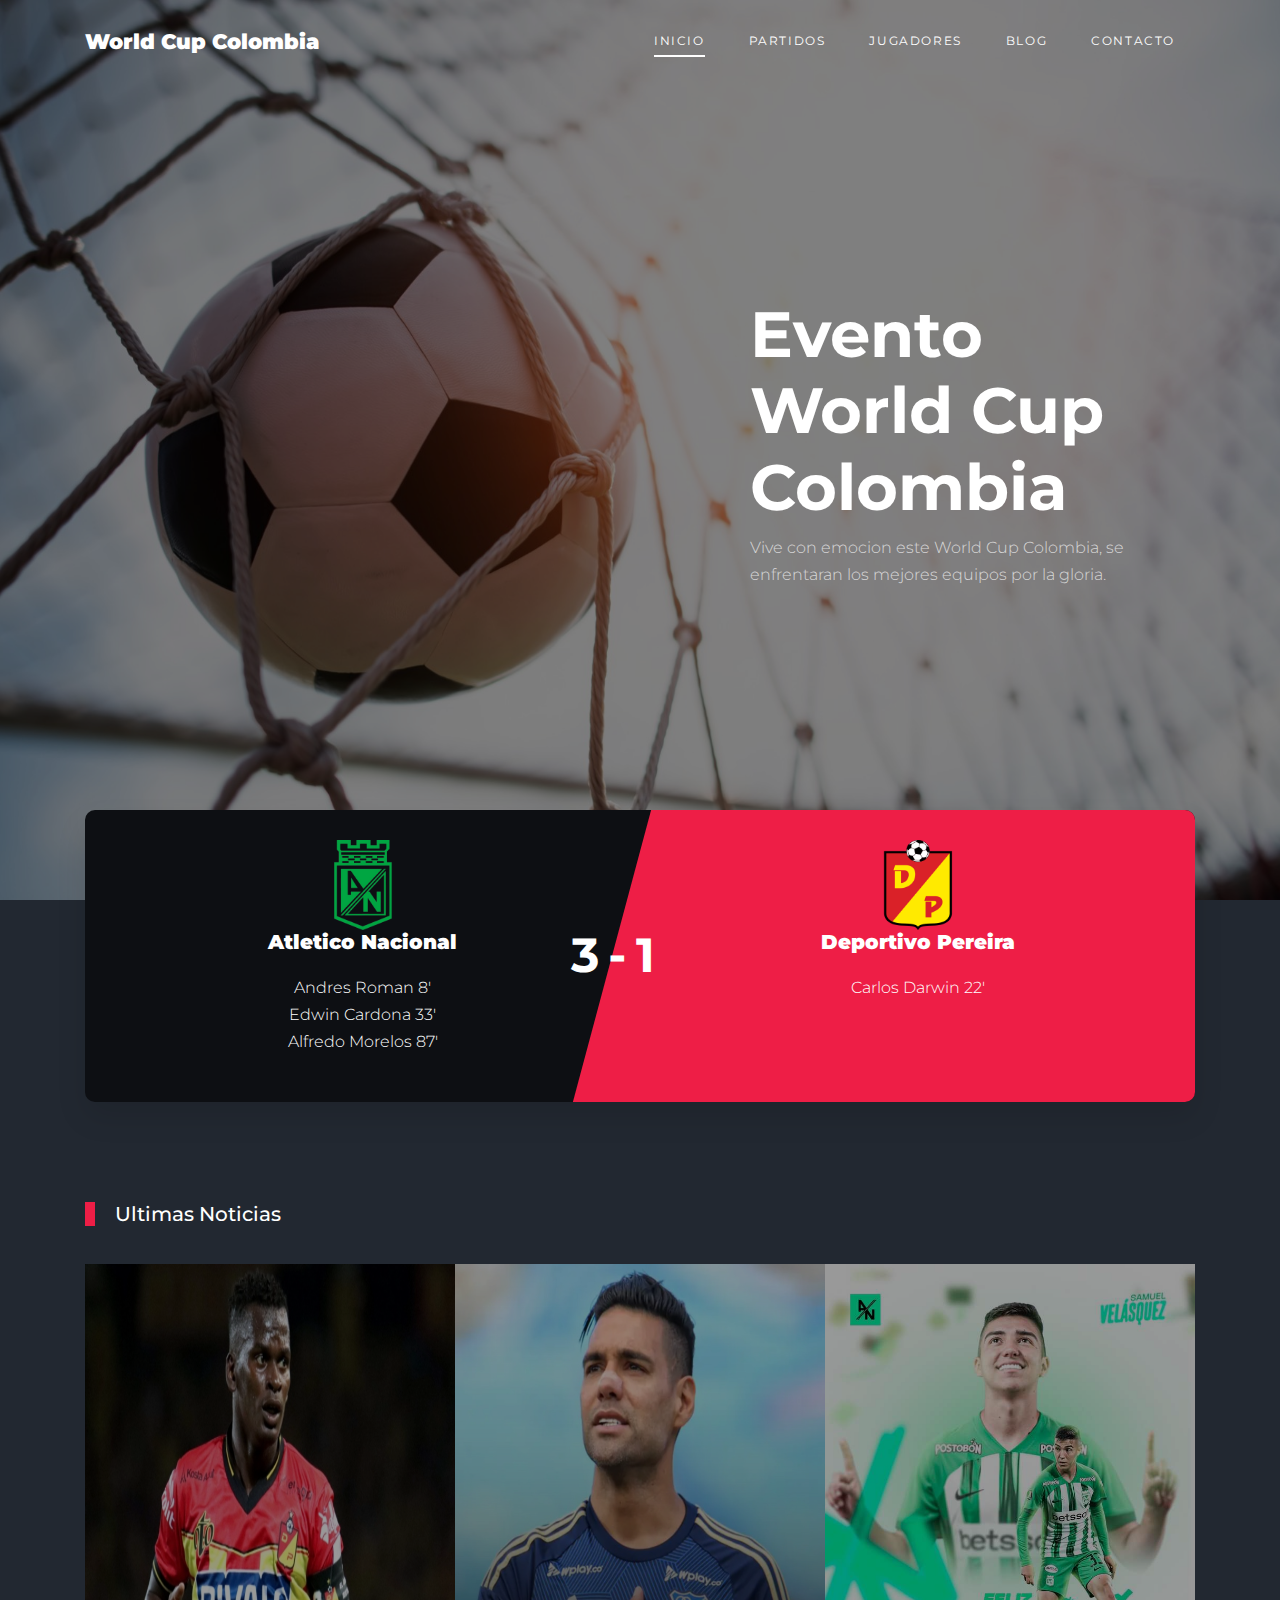
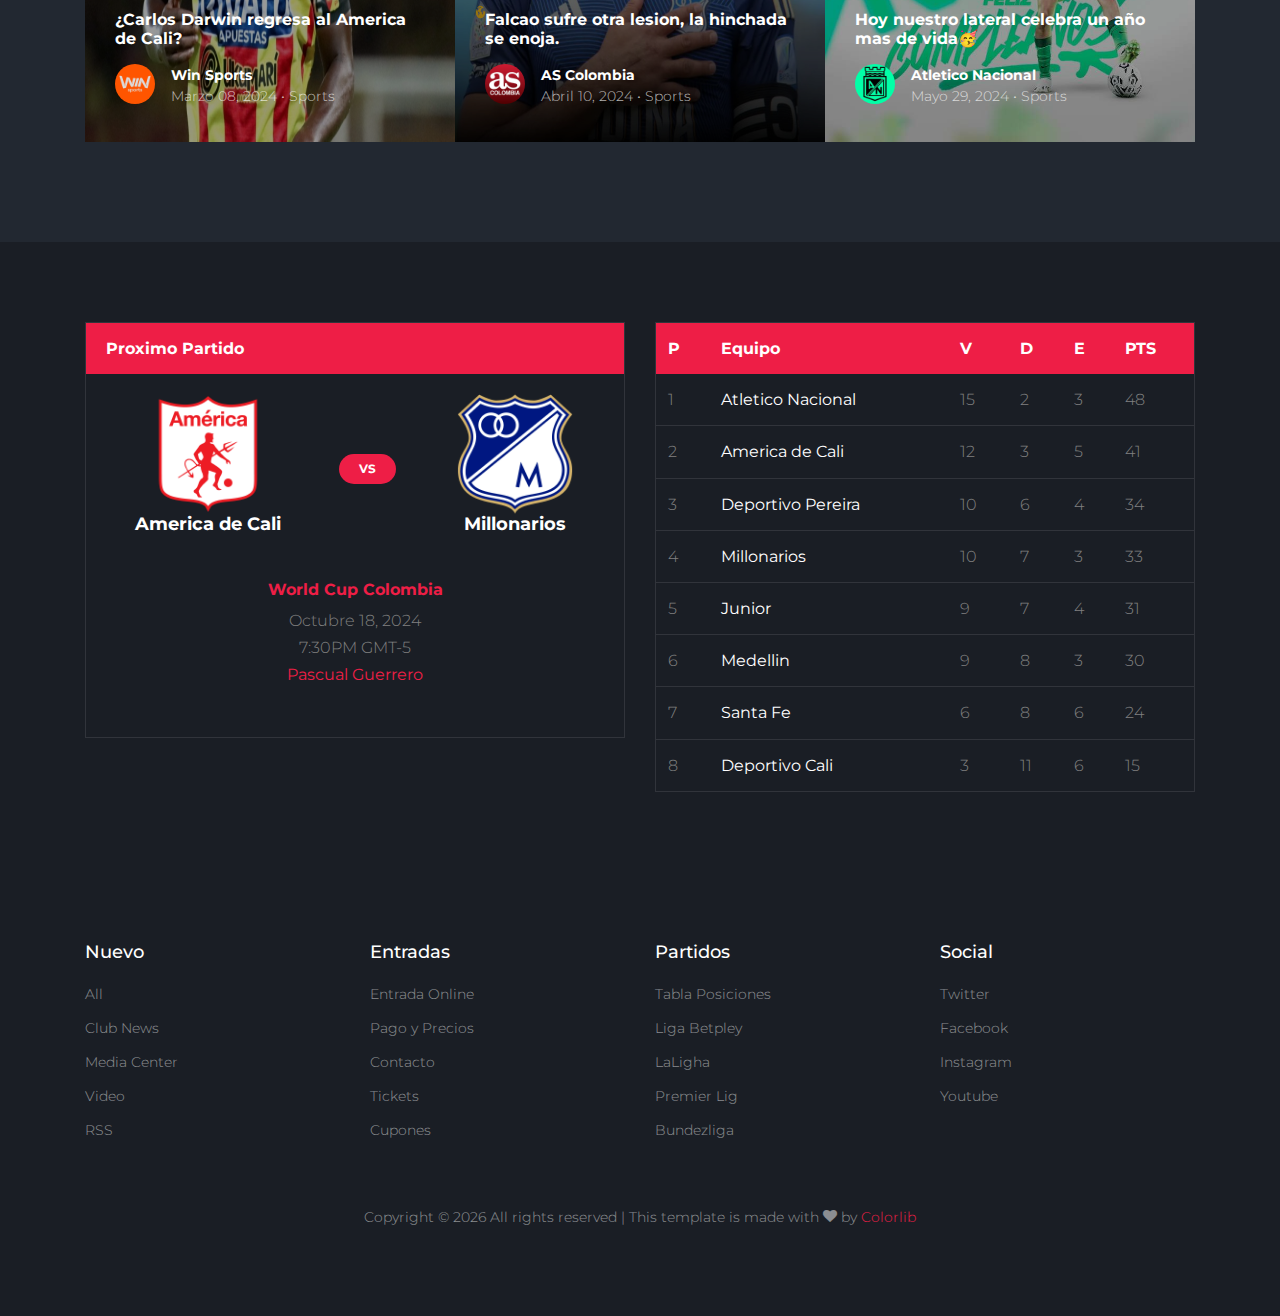
<file: index.html>
<!DOCTYPE html>
<html lang="en">

<head>
  <title>World Cup Colombia</title>
  <meta charset="utf-8">
  <meta name="viewport" content="width=device-width, initial-scale=1, shrink-to-fit=no">


  <link href="https://fonts.googleapis.com/css2?family=Montserrat:wght@400;700&display=swap" rel="stylesheet">

  <link rel="stylesheet" href="fonts/icomoon/style.css">

  <link rel="stylesheet" href="css/bootstrap/bootstrap.css">
  <link rel="stylesheet" href="css/jquery-ui.css">
  <link rel="stylesheet" href="css/owl.carousel.min.css">
  <link rel="stylesheet" href="css/owl.theme.default.min.css">
  <link rel="stylesheet" href="css/owl.theme.default.min.css">

  <link rel="stylesheet" href="css/jquery.fancybox.min.css">

  <link rel="stylesheet" href="css/bootstrap-datepicker.css">

  <link rel="stylesheet" href="fonts/flaticon/font/flaticon.css">

  <link rel="stylesheet" href="css/aos.css">

  <link rel="stylesheet" href="css/style.css">



</head>

<body>

  <div class="site-wrap">

    <div class="site-mobile-menu site-navbar-target">
      <div class="site-mobile-menu-header">
        <div class="site-mobile-menu-close">
          <span class="icon-close2 js-menu-toggle"></span>
        </div>
      </div>
      <div class="site-mobile-menu-body"></div>
    </div>


    <header class="site-navbar py-4" role="banner">

      <div class="container">
        <div class="d-flex align-items-center">
          <div class="site-logo">
            <a href="index.html">
              World Cup Colombia
            </a>
          </div>
          <div class="ml-auto">
            <nav class="site-navigation position-relative text-right" role="navigation">
              <ul class="site-menu main-menu js-clone-nav mr-auto d-none d-lg-block">
                <li class="active"><a href="index.html" class="nav-link">Inicio</a></li>
                <li><a href="matches.html" class="nav-link">Partidos</a></li>
                <li><a href="players.html" class="nav-link">Jugadores</a></li>
                <li><a href="blog.html" class="nav-link">Blog</a></li>
                <li><a href="contact.html" class="nav-link">Contacto</a></li>
              </ul>
            </nav>

            <a href="#" class="d-inline-block d-lg-none site-menu-toggle js-menu-toggle text-black float-right text-white"><span
                class="icon-menu h3 text-white"></span></a>
          </div>
        </div>
      </div>

    </header>

    <div class="hero overlay" style="background-image: url('images/bg_3.jpg');">
      <div class="container">
        <div class="row align-items-center">
          <div class="col-lg-5 ml-auto">
            <h1 class="text-white">Evento World Cup Colombia </h1>
            <p>Vive con emocion este World Cup Colombia, se enfrentaran los mejores equipos por la gloria.</p>  
          </div>
        </div>
      </div>
    </div>

    
    
    <div class="container">
      <div class="row">
        <div class="col-lg-12">
          <div class="d-flex team-vs">
            <span class="score">3-1</span>
            <div class="team-1 w-50">
              <div class="team-details w-100 text-center">
                <img src="images/Nacional.jpg" alt="Image" class="img-fluid">
                <h3>Atletico Nacional <span></span></h3>
                <ul class="list-unstyled">
                  <li>Andres Roman 8'</li>
                  <li>Edwin Cardona 33'</li>
                  <li>Alfredo Morelos 87'</li>
                </ul>
              </div>
            </div>
            <div class="team-2 w-50">
              <div class="team-details w-100 text-center">
                <img src="images/Pereira.png" alt="Image" class="img-fluid">
                <h3>Deportivo Pereira <span></span></h3>
                <ul class="list-unstyled">
                  <li>Carlos Darwin 22'</li>
                </ul>
              </div>
            </div>
          </div>
        </div>
      </div>
    </div>
  

    <div class="latest-news">
      <div class="container">
        <div class="row">
          <div class="col-12 title-section">
            <h2 class="heading">Ultimas Noticias</h2>
          </div>
        </div>
        <div class="row no-gutters">
          <div class="col-md-4">
            <div class="post-entry">
              <a href="#">
                <img src="images/CarlosDarwin.jpg" alt="Image" class="img-fluid">
              </a>
              <div class="caption">
                <div class="caption-inner">
                  <h3 class="mb-3">¿Carlos Darwin regresa al America de Cali?</h3>
                  <div class="author d-flex align-items-center">
                    <div class="img mb-2 mr-3">
                      <img src="images/WinSports.jpeg" alt="">
                    </div>
                    <div class="text">
                      <h4>Win Sports</h4>
                      <span>Marzo 08, 2024 &bullet; Sports</span>
                    </div>
                  </div>
                </div>
              </div> 
            </div>
          </div>
          <div class="col-md-4">
            <div class="post-entry">
              <a href="#">
                <img src="images/Falcao.jpg" alt="Image" class="img-fluid">
              </a>
              <div class="caption">
                <div class="caption-inner">
                  <h3 class="mb-3">Falcao sufre otra lesion, la hinchada se enoja.</h3>
                  <div class="author d-flex align-items-center">
                    <div class="img mb-2 mr-3">
                      <img src="images/AScol.jpeg" alt="">
                    </div>
                    <div class="text">
                      <h4>AS Colombia</h4>
                      <span>Abril 10, 2024 &bullet; Sports</span>
                    </div>
                  </div>
                </div>
              </div> 
            </div>
          </div>
          <div class="col-md-4">
            <div class="post-entry">
              <a href="#">
                <img src="images/SamuVelasquez.jpeg" alt="Image" class="img-fluid">
              </a>
              <div class="caption">
                <div class="caption-inner">
                  <h3 class="mb-3">Hoy nuestro lateral celebra un año mas de vida🥳</h3>
                  <div class="author d-flex align-items-center">
                    <div class="img mb-2 mr-3">
                      <img src="images/NacionalPequeño.jpeg" alt="">
                    </div>
                    <div class="text">
                      <h4>Atletico Nacional</h4>
                      <span>Mayo 29, 2024 &bullet; Sports</span>
                    </div>
                  </div>
                </div>
              </div> 
            </div>
          </div>
        </div>

      </div>
    </div>
    
    <div class="site-section bg-dark">
      <div class="container">
        <div class="row">
          <div class="col-lg-6">
            <div class="widget-next-match">
              <div class="widget-title">
                <h3>Proximo Partido</h3>
              </div>
              <div class="widget-body mb-3">
                <div class="widget-vs">
                  <div class="d-flex align-items-center justify-content-around justify-content-between w-100">
                    <div class="team-1 text-center">
                      <img src="images/AmericaCali.png" alt="Image">
                      <h3>America de Cali</h3>
                    </div>
                    <div>
                      <span class="vs"><span>VS</span></span>
                    </div>
                    <div class="team-2 text-center">
                      <img src="images/Millonarios.png" alt="Image">
                      <h3>Millonarios</h3>
                    </div>
                  </div>
                </div>
              </div>

              <div class="text-center widget-vs-contents mb-4">
                <h4>World Cup Colombia</h4>
                <p class="mb-5">
                  <span class="d-block">Octubre 18, 2024</span>
                  <span class="d-block">7:30PM GMT-5</span>
                  <strong class="text-primary">Pascual Guerrero</strong>
                </p>
              </div>
            </div>
          </div>
          <div class="col-lg-6">
            
            <div class="widget-next-match">
              <table class="table custom-table">
                <thead>
                  <tr>
                    <th>P</th>
                    <th>Equipo</th>
                    <th>V</th>
                    <th>D</th>
                    <th>E</th>
                    <th>PTS</th>
                  </tr>
                </thead>
                <tbody>
                  <tr>
                    <td>1</td>
                    <td><strong class="text-white">Atletico Nacional</strong></td>
                    <td>15</td>
                    <td>2</td>
                    <td>3</td>
                    <td>48</td>
                  </tr>
                  <tr>
                    <td>2</td>
                    <td><strong class="text-white">America de Cali</strong></td>
                    <td>12</td>
                    <td>3</td>
                    <td>5</td>
                    <td>41</td>
                  </tr>
                  <tr>
                    <td>3</td>
                    <td><strong class="text-white">Deportivo Pereira</strong></td>
                    <td>10</td>
                    <td>6</td>
                    <td>4</td>
                    <td>34</td>
                  </tr>
                  <tr>
                    <td>4</td>
                    <td><strong class="text-white">Millonarios</strong></td>
                    <td>10</td>
                    <td>7</td>
                    <td>3</td>
                    <td>33</td>
                  </tr>
                  <tr>
                    <td>5</td>
                    <td><strong class="text-white">Junior</strong></td>
                    <td>9</td>
                    <td>7</td>
                    <td>4</td>
                    <td>31</td>
                  </tr>
                  <tr>
                    <td>6</td>
                    <td><strong class="text-white">Medellin</strong></td>
                    <td>9</td>
                    <td>8</td>
                    <td>3</td>
                    <td>30</td>
                  </tr>
                  <tr>
                    <td>7</td>
                    <td><strong class="text-white">Santa Fe</strong></td>
                    <td>6</td>
                    <td>8</td>
                    <td>6</td>
                    <td>24</td>
                  </tr>
                  <tr>
                    <td>8</td>
                    <td><strong class="text-white">Deportivo Cali</strong></td>
                    <td>3</td>
                    <td>11</td>
                    <td>6</td>
                    <td>15</td>
                  </tr>
                </tbody>
              </table>
            </div>

          </div>
        </div>
      </div>
    </div> <!-- .site-section -->


    <footer class="footer-section">
      <div class="container">
        <div class="row">
          <div class="col-lg-3">
            <div class="widget mb-3">
              <h3>Nuevo</h3>
              <ul class="list-unstyled links">
                <li><a href="#">All</a></li>
                <li><a href="#">Club News</a></li>
                <li><a href="#">Media Center</a></li>
                <li><a href="#">Video</a></li>
                <li><a href="#">RSS</a></li>
              </ul>
            </div>
          </div>
          <div class="col-lg-3">
            <div class="widget mb-3">
              <h3>Entradas</h3>
              <ul class="list-unstyled links">
                <li><a href="#">Entrada Online</a></li>
                <li><a href="#">Pago y Precios</a></li>
                <li><a href="#">Contacto</a></li>
                <li><a href="#">Tickets</a></li>
                <li><a href="#">Cupones</a></li>
              </ul>
            </div>
          </div>
          <div class="col-lg-3">
            <div class="widget mb-3">
              <h3>Partidos</h3>
              <ul class="list-unstyled links">
                <li><a href="#">Tabla Posiciones</a></li>
                <li><a href="#">Liga Betpley</a></li>
                <li><a href="#">LaLigha</a></li>
                <li><a href="#">Premier Lig</a></li>
                <li><a href="#">Bundezliga</a></li>
              </ul>
            </div>
          </div>

          <div class="col-lg-3">
            <div class="widget mb-3">
              <h3>Social</h3>
              <ul class="list-unstyled links">
                <li><a href="#">Twitter</a></li>
                <li><a href="#">Facebook</a></li>
                <li><a href="#">Instagram</a></li>
                <li><a href="#">Youtube</a></li>
              </ul>
            </div>
          </div>

        </div>

        <div class="row text-center">
          <div class="col-md-12">
            <div class=" pt-5">
              <p>
                <!-- Link back to Colorlib can't be removed. Template is licensed under CC BY 3.0. -->
                Copyright &copy;
                <script>
                  document.write(new Date().getFullYear());
                </script> All rights reserved | This template is made with <i class="icon-heart"
                  aria-hidden="true"></i> by <a href="https://colorlib.com" target="_blank">Colorlib</a>
                <!-- Link back to Colorlib can't be removed. Template is licensed under CC BY 3.0. -->
              </p>
            </div>
          </div>

        </div>
      </div>
    </footer>



  </div>
  <!-- .site-wrap -->

  <script src="js/jquery-3.3.1.min.js"></script>
  <script src="js/jquery-migrate-3.0.1.min.js"></script>
  <script src="js/jquery-ui.js"></script>
  <script src="js/popper.min.js"></script>
  <script src="js/bootstrap.min.js"></script>
  <script src="js/owl.carousel.min.js"></script>
  <script src="js/jquery.stellar.min.js"></script>
  <script src="js/jquery.countdown.min.js"></script>
  <script src="js/bootstrap-datepicker.min.js"></script>
  <script src="js/jquery.easing.1.3.js"></script>
  <script src="js/aos.js"></script>
  <script src="js/jquery.fancybox.min.js"></script>
  <script src="js/jquery.sticky.js"></script>
  <script src="js/jquery.mb.YTPlayer.min.js"></script>


  <script src="js/main.js"></script>

</body>

</html>
</file>
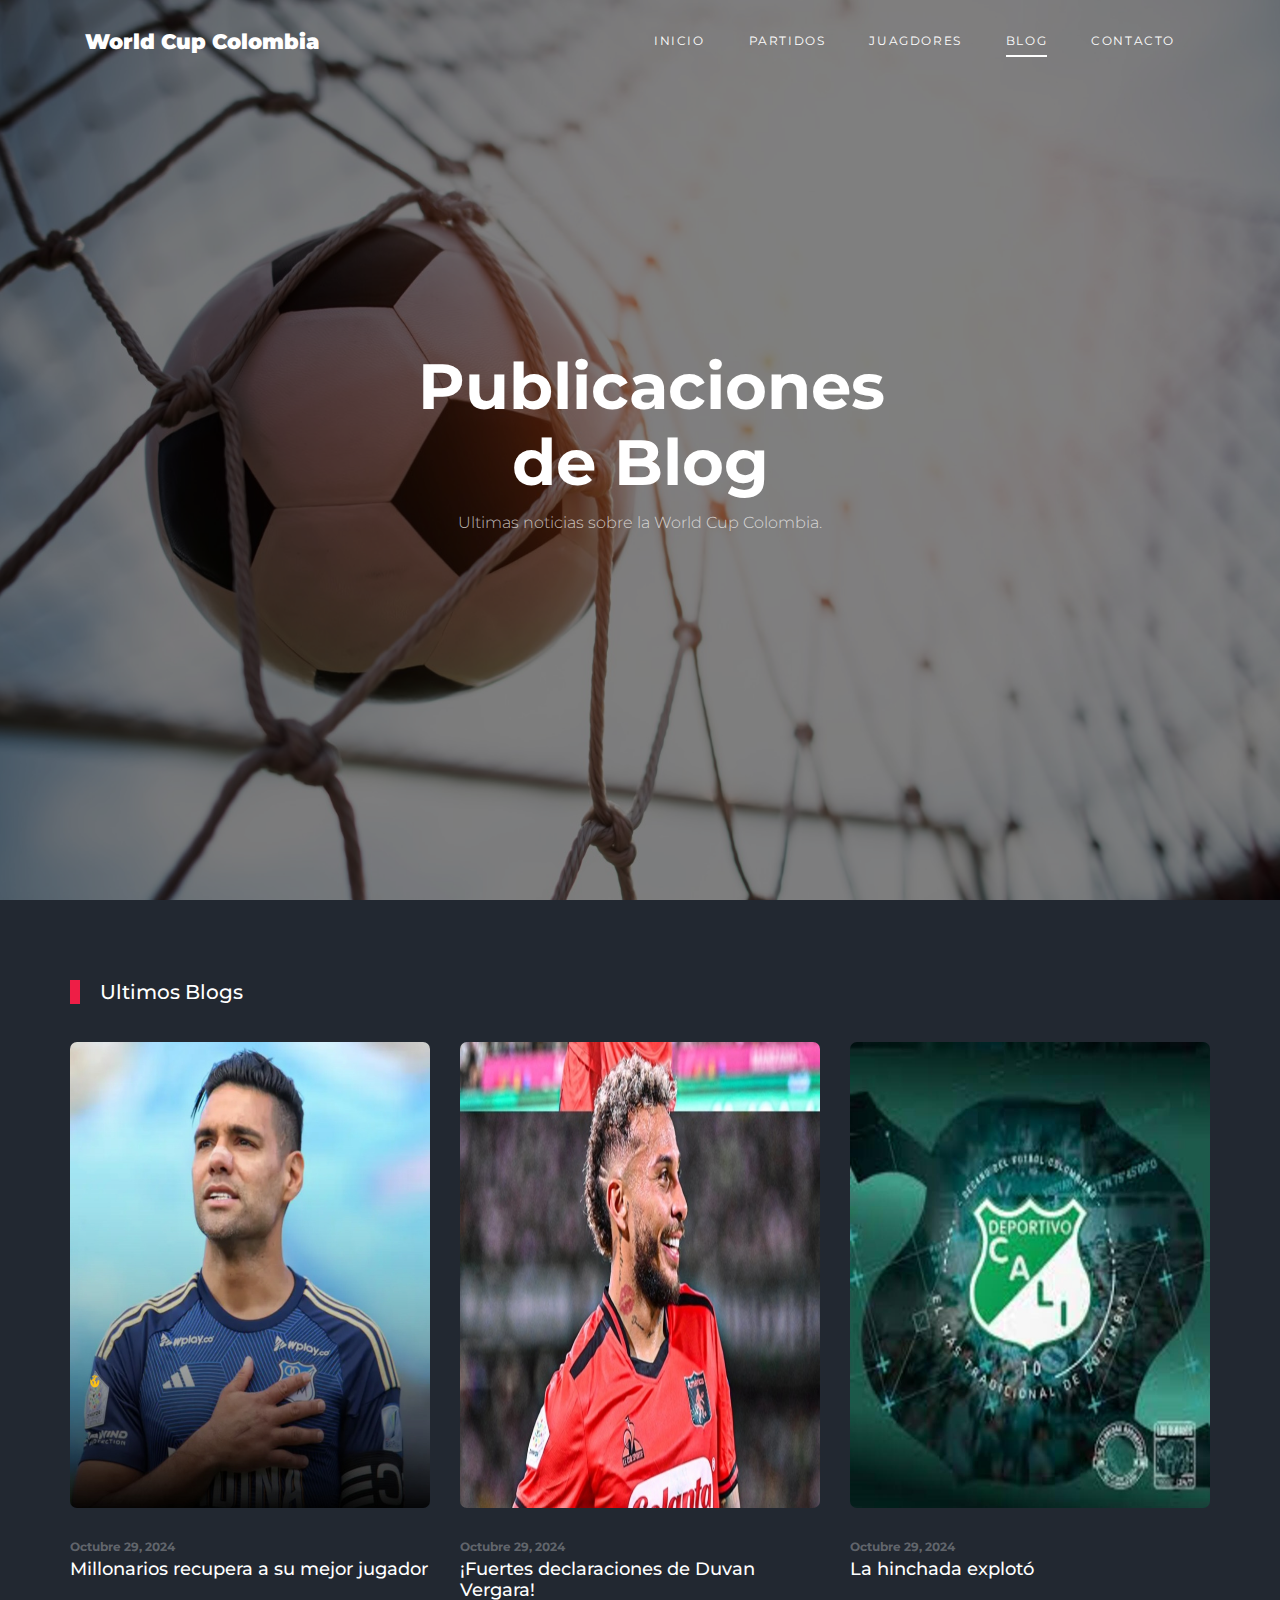
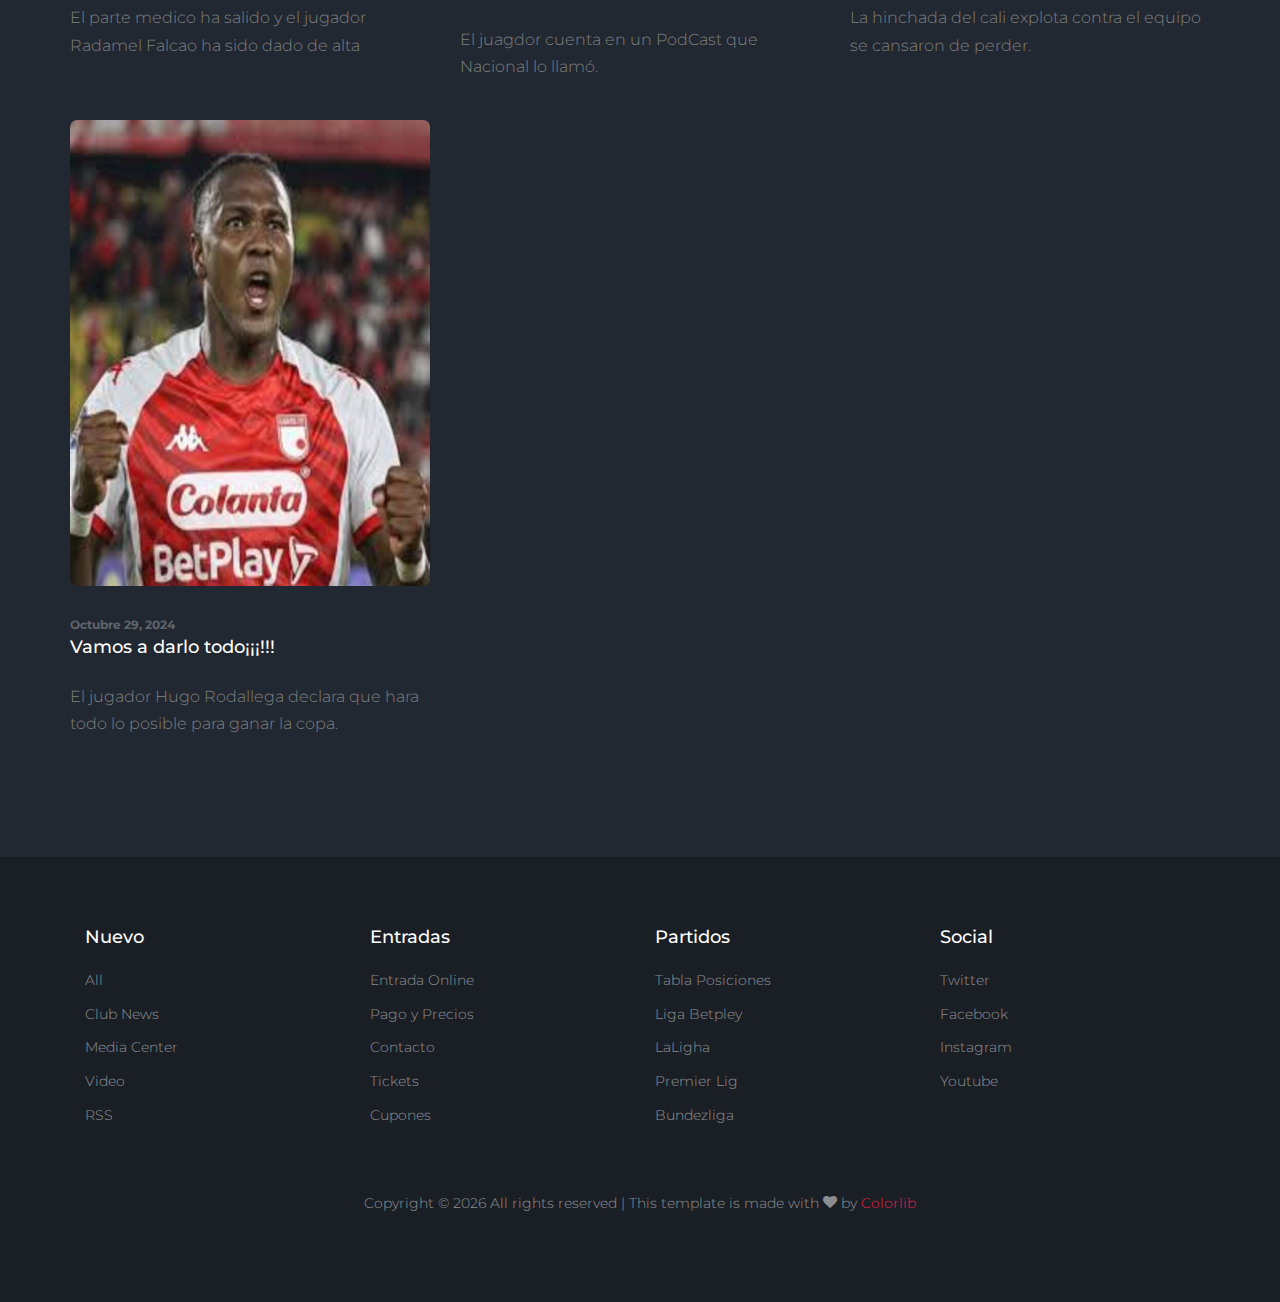
<file: blog.html>
<!DOCTYPE html>
<html lang="en">

<head>
  <title>Soccer &mdash; Website by Colorlib</title>
  <meta charset="utf-8">
  <meta name="viewport" content="width=device-width, initial-scale=1, shrink-to-fit=no">


  <link href="https://fonts.googleapis.com/css2?family=Montserrat:wght@400;700&display=swap" rel="stylesheet">

  <link rel="stylesheet" href="fonts/icomoon/style.css">

  <link rel="stylesheet" href="css/bootstrap/bootstrap.css">
  <link rel="stylesheet" href="css/jquery-ui.css">
  <link rel="stylesheet" href="css/owl.carousel.min.css">
  <link rel="stylesheet" href="css/owl.theme.default.min.css">
  <link rel="stylesheet" href="css/owl.theme.default.min.css">

  <link rel="stylesheet" href="css/jquery.fancybox.min.css">

  <link rel="stylesheet" href="css/bootstrap-datepicker.css">

  <link rel="stylesheet" href="fonts/flaticon/font/flaticon.css">

  <link rel="stylesheet" href="css/aos.css">

  <link rel="stylesheet" href="css/style.css">



</head>

<body>

  <div class="site-wrap">

    <div class="site-mobile-menu site-navbar-target">
      <div class="site-mobile-menu-header">
        <div class="site-mobile-menu-close">
          <span class="icon-close2 js-menu-toggle"></span>
        </div>
      </div>
      <div class="site-mobile-menu-body"></div>
    </div>


    <header class="site-navbar py-4" role="banner">

      <div class="container">
        <div class="d-flex align-items-center">
          <div class="site-logo">
            <a href="index.html">
              World Cup Colombia
            </a>
          </div>
          <div class="ml-auto">
            <nav class="site-navigation position-relative text-right" role="navigation">
              <ul class="site-menu main-menu js-clone-nav mr-auto d-none d-lg-block">
                <li><a href="index.html" class="nav-link">Inicio</a></li>
                <li><a href="matches.html" class="nav-link">Partidos</a></li>
                <li><a href="players.html" class="nav-link">Juagdores</a></li>
                <li class="active"><a href="blog.html" class="nav-link">Blog</a></li>
                <li><a href="contact.html" class="nav-link">Contacto</a></li>
              </ul>
            </nav>

            <a href="#" class="d-inline-block d-lg-none site-menu-toggle js-menu-toggle text-black float-right text-white"><span
                class="icon-menu h3 text-white"></span></a>
          </div>
        </div>
      </div>

    </header>

    <div class="hero overlay" style="background-image: url('images/bg_3.jpg');">
      <div class="container">
        <div class="row align-items-center">
          <div class="col-lg-5 mx-auto text-center">
            <h1 class="text-white">Publicaciones de Blog</h1>
            <p>Ultimas noticias sobre la World Cup Colombia.</p>
          </div>
        </div>
      </div>
    </div>

    
    
    <div class="container site-section">
      <div class="row">
        <div class="col-6 title-section">
          <h2 class="heading">Ultimos Blogs</h2>
        </div>
      </div>
      <div class="row">
        <div class="col-lg-4 mb-4">
          <div class="custom-media d-block">
            <div class="img mb-4">
              <a href="single.html"><img src="images/Falcao.jpg" alt="Image" class="img-fluid"></a>
            </div>
            <div class="text">
              <span class="meta">Octubre 29, 2024</span>
              <h3 class="mb-4"><a href="#">Millonarios recupera a su mejor jugador</a></h3>
              <p>El parte medico ha salido y el jugador Radamel Falcao ha sido dado de alta</p>
            </div>
          </div>
        </div>
        <div class="col-lg-4 mb-4">
          <div class="custom-media d-block">
            <div class="img mb-4">
              <a href="single.html"><img src="images/DuvanVergara.jpg" alt="Image" class="img-fluid"></a>
            </div>
            <div class="text">
              <span class="meta">Octubre 29, 2024</span>
              <h3 class="mb-4"><a href="#">¡Fuertes declaraciones de Duvan Vergara!</a></h3>
              <p>El juagdor cuenta en un PodCast que Nacional lo llamó.</p>
            </div>
          </div>
        </div>

        <div class="col-lg-4 mb-4">
          <div class="custom-media d-block">
            <div class="img mb-4">
              <a href="single.html"><img src="images/DCali.jpg" alt="Image" class="img-fluid"></a>
            </div>
            <div class="text">
              <span class="meta">Octubre 29, 2024</span>
              <h3 class="mb-4"><a href="#">La hinchada explotó</a></h3>
              <p>La hinchada del cali explota contra el equipo se cansaron de perder.</p>
            </div>
          </div>
        </div>
        <div class="col-lg-4 mb-4">
          <div class="custom-media d-block">
            <div class="img mb-4">
              <a href="single.html"><img src="images/HugoRodallega.jpg" alt="Image" class="img-fluid"></a>
            </div>
            <div class="text">
              <span class="meta">Octubre 29, 2024</span>
              <h3 class="mb-4"><a href="#">Vamos a darlo todo¡¡¡!!!</a></h3>
              <p>El jugador Hugo Rodallega declara que hara todo lo posible para ganar la copa.</p>
            </div>
          </div>
        </div>
      </div>

    </div>


    
    



    <footer class="footer-section">
      <div class="container">
        <div class="row">
          <div class="col-lg-3">
            <div class="widget mb-3">
              <h3>Nuevo</h3>
              <ul class="list-unstyled links">
                <li><a href="#">All</a></li>
                <li><a href="#">Club News</a></li>
                <li><a href="#">Media Center</a></li>
                <li><a href="#">Video</a></li>
                <li><a href="#">RSS</a></li>
              </ul>
            </div>
          </div>
          <div class="col-lg-3">
            <div class="widget mb-3">
              <h3>Entradas</h3>
              <ul class="list-unstyled links">
                <li><a href="#">Entrada Online</a></li>
                <li><a href="#">Pago y Precios</a></li>
                <li><a href="#">Contacto</a></li>
                <li><a href="#">Tickets</a></li>
                <li><a href="#">Cupones</a></li>
              </ul>
            </div>
          </div>
          <div class="col-lg-3">
            <div class="widget mb-3">
              <h3>Partidos</h3>
              <ul class="list-unstyled links">
                <li><a href="#">Tabla Posiciones</a></li>
                <li><a href="#">Liga Betpley</a></li>
                <li><a href="#">LaLigha</a></li>
                <li><a href="#">Premier Lig</a></li>
                <li><a href="#">Bundezliga</a></li>
              </ul>
            </div>
          </div>

          <div class="col-lg-3">
            <div class="widget mb-3">
              <h3>Social</h3>
              <ul class="list-unstyled links">
                <li><a href="#">Twitter</a></li>
                <li><a href="#">Facebook</a></li>
                <li><a href="#">Instagram</a></li>
                <li><a href="#">Youtube</a></li>
              </ul>
            </div>
          </div>

        </div>

        <div class="row text-center">
          <div class="col-md-12">
            <div class=" pt-5">
              <p>
                <!-- Link back to Colorlib can't be removed. Template is licensed under CC BY 3.0. -->
                Copyright &copy;
                <script>
                  document.write(new Date().getFullYear());
                </script> All rights reserved | This template is made with <i class="icon-heart"
                  aria-hidden="true"></i> by <a href="https://colorlib.com" target="_blank">Colorlib</a>
                <!-- Link back to Colorlib can't be removed. Template is licensed under CC BY 3.0. -->
              </p>
            </div>
          </div>

        </div>
      </div>
    </footer>



  </div>
  <!-- .site-wrap -->

  <script src="js/jquery-3.3.1.min.js"></script>
  <script src="js/jquery-migrate-3.0.1.min.js"></script>
  <script src="js/jquery-ui.js"></script>
  <script src="js/popper.min.js"></script>
  <script src="js/bootstrap.min.js"></script>
  <script src="js/owl.carousel.min.js"></script>
  <script src="js/jquery.stellar.min.js"></script>
  <script src="js/jquery.countdown.min.js"></script>
  <script src="js/bootstrap-datepicker.min.js"></script>
  <script src="js/jquery.easing.1.3.js"></script>
  <script src="js/aos.js"></script>
  <script src="js/jquery.fancybox.min.js"></script>
  <script src="js/jquery.sticky.js"></script>
  <script src="js/jquery.mb.YTPlayer.min.js"></script>


  <script src="js/main.js"></script>

</body>

</html>
</file>
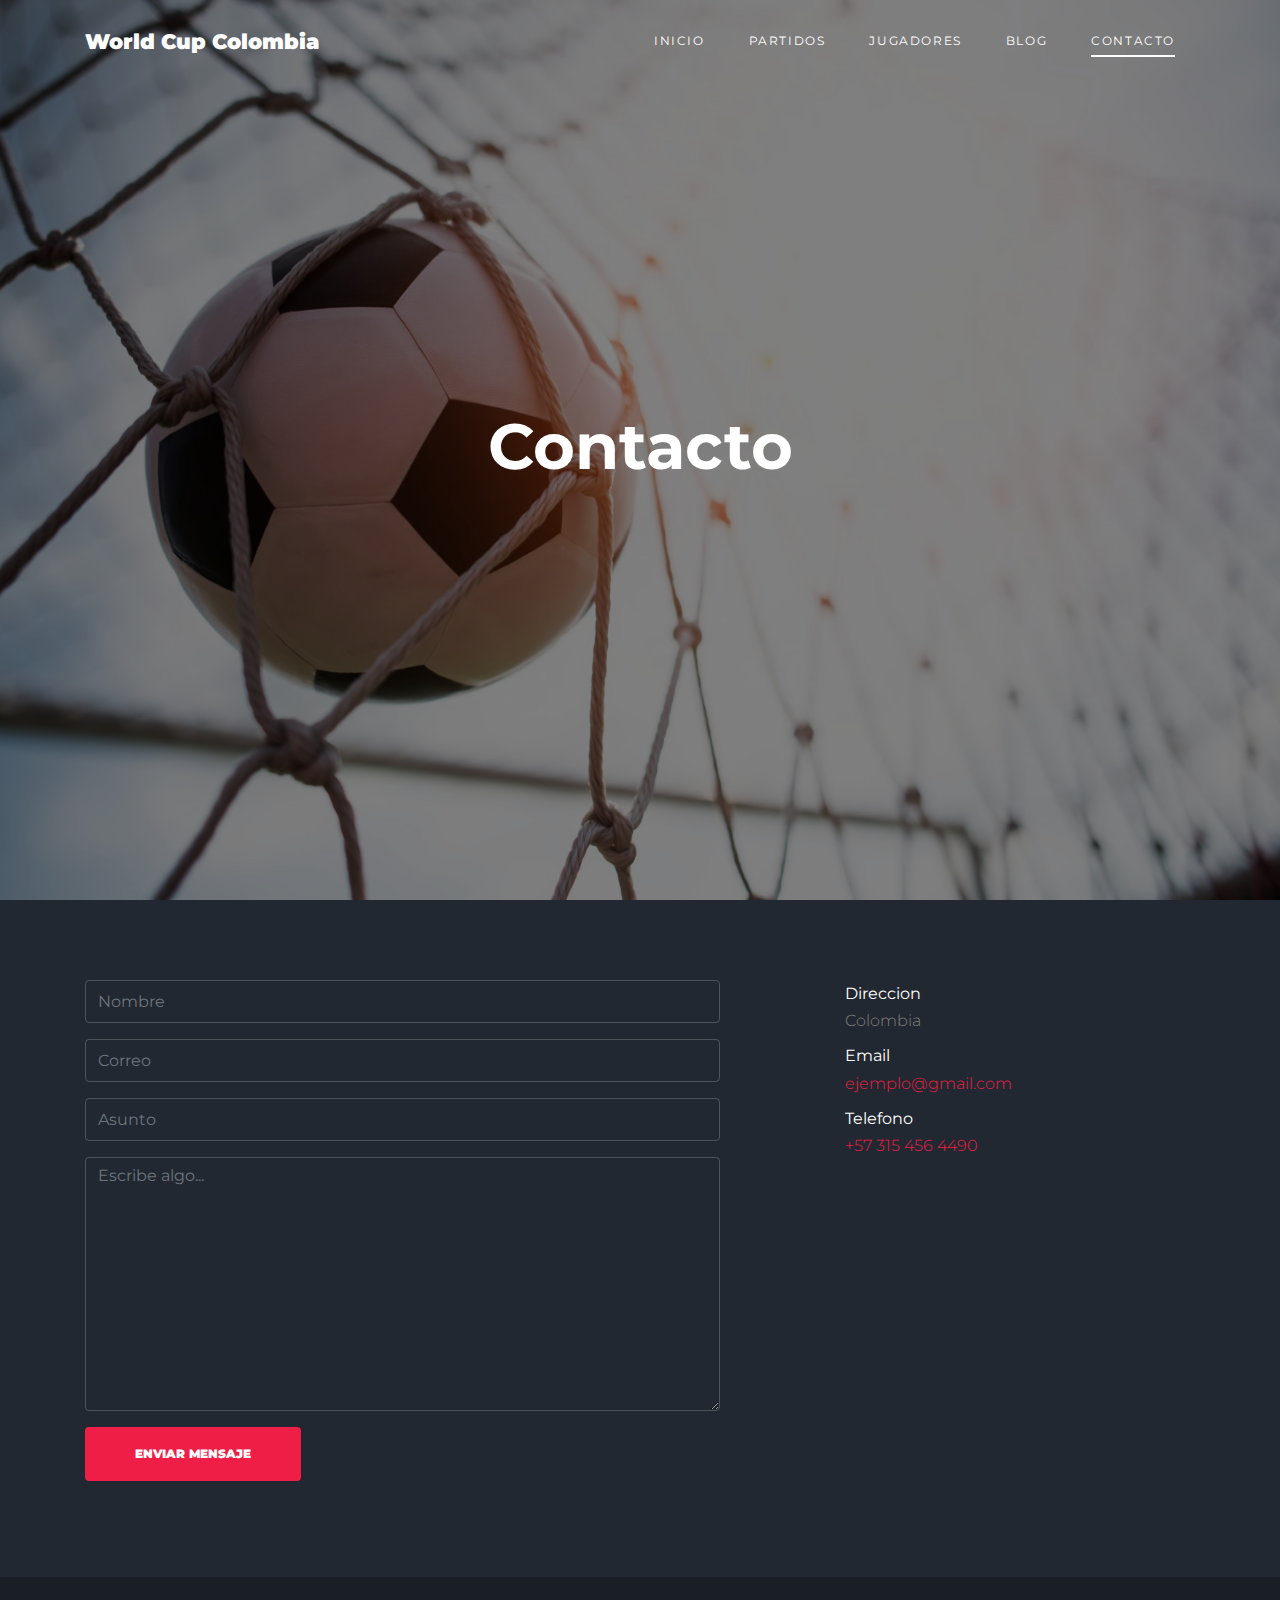
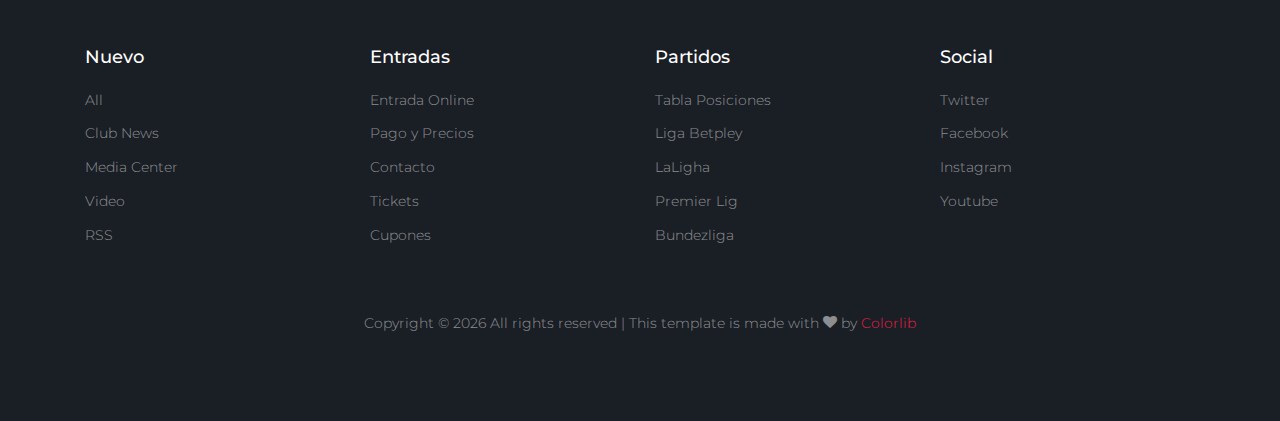
<file: contact.html>
<!DOCTYPE html>
<html lang="en">

<head>
  <title>Soccer &mdash; Website by Colorlib</title>
  <meta charset="utf-8">
  <meta name="viewport" content="width=device-width, initial-scale=1, shrink-to-fit=no">


  <link href="https://fonts.googleapis.com/css2?family=Montserrat:wght@400;700&display=swap" rel="stylesheet">

  <link rel="stylesheet" href="fonts/icomoon/style.css">

  <link rel="stylesheet" href="css/bootstrap/bootstrap.css">
  <link rel="stylesheet" href="css/jquery-ui.css">
  <link rel="stylesheet" href="css/owl.carousel.min.css">
  <link rel="stylesheet" href="css/owl.theme.default.min.css">
  <link rel="stylesheet" href="css/owl.theme.default.min.css">

  <link rel="stylesheet" href="css/jquery.fancybox.min.css">

  <link rel="stylesheet" href="css/bootstrap-datepicker.css">

  <link rel="stylesheet" href="fonts/flaticon/font/flaticon.css">

  <link rel="stylesheet" href="css/aos.css">

  <link rel="stylesheet" href="css/style.css">



</head>

<body>

  <div class="site-wrap">

    <div class="site-mobile-menu site-navbar-target">
      <div class="site-mobile-menu-header">
        <div class="site-mobile-menu-close">
          <span class="icon-close2 js-menu-toggle"></span>
        </div>
      </div>
      <div class="site-mobile-menu-body"></div>
    </div>


    <header class="site-navbar py-4" role="banner">

      <div class="container">
        <div class="d-flex align-items-center">
          <div class="site-logo">
            <a href="index.html">
              World Cup Colombia
            </a>
          </div>
          <div class="ml-auto">
            <nav class="site-navigation position-relative text-right" role="navigation">
              <ul class="site-menu main-menu js-clone-nav mr-auto d-none d-lg-block">
                <li><a href="index.html" class="nav-link">Inicio</a></li>
                <li><a href="matches.html" class="nav-link">Partidos</a></li>
                <li><a href="players.html" class="nav-link">Jugadores</a></li>
                <li><a href="blog.html" class="nav-link">Blog</a></li>
                <li class="active"><a href="contact.html" class="nav-link">Contacto</a></li>
              </ul>
            </nav>

            <a href="#" class="d-inline-block d-lg-none site-menu-toggle js-menu-toggle text-black float-right text-white"><span
                class="icon-menu h3 text-white"></span></a>
          </div>
        </div>
      </div>

    </header>

    <div class="hero overlay" style="background-image: url('images/bg_3.jpg');">
      <div class="container">
        <div class="row align-items-center">
          <div class="col-lg-9 mx-auto text-center">
            <h1 class="text-white">Contacto</h1>
          </div>
        </div>
      </div>
    </div>

    
    <div class="site-section">
      <div class="container">
        <div class="row">
          <div class="col-lg-7">
            <form action="#">
              <div class="form-group">
                <input type="text" class="form-control" placeholder="Nombre">
              </div>
              <div class="form-group">
                <input type="text" class="form-control" placeholder="Correo">
              </div>
              <div class="form-group">
                <input type="text" class="form-control" placeholder="Asunto">
              </div>
              <div class="form-group">
                <textarea name="" class="form-control" id="" cols="30" rows="10" placeholder="Escribe algo..."></textarea>
              </div>
              <div class="form-group">
                <input type="submit" class="btn btn-primary py-3 px-5" value="Enviar Mensaje">
              </div>
            </form>  
          </div>
          <div class="col-lg-4 ml-auto">
            
            <ul class="list-unstyled">
              <li class="mb-2">
                <strong class="text-white d-block">Direccion</strong>
                Colombia
              </li>
              <li class="mb-2">
                <strong class="text-white d-block">Email</strong>
                <a href="#">ejemplo@gmail.com</a>
              </li>
              <li class="mb-2">
                <strong class="text-white d-block">
                  Telefono
                </strong>
                <a href="#">+57 315 456 4490</a>
              </li>
            </ul>
          </div>
        </div>
      </div>
    </div>


    <footer class="footer-section">
      <div class="container">
        <div class="row">
          <div class="col-lg-3">
            <div class="widget mb-3">
              <h3>Nuevo</h3>
              <ul class="list-unstyled links">
                <li><a href="#">All</a></li>
                <li><a href="#">Club News</a></li>
                <li><a href="#">Media Center</a></li>
                <li><a href="#">Video</a></li>
                <li><a href="#">RSS</a></li>
              </ul>
            </div>
          </div>
          <div class="col-lg-3">
            <div class="widget mb-3">
              <h3>Entradas</h3>
              <ul class="list-unstyled links">
                <li><a href="#">Entrada Online</a></li>
                <li><a href="#">Pago y Precios</a></li>
                <li><a href="#">Contacto</a></li>
                <li><a href="#">Tickets</a></li>
                <li><a href="#">Cupones</a></li>
              </ul>
            </div>
          </div>
          <div class="col-lg-3">
            <div class="widget mb-3">
              <h3>Partidos</h3>
              <ul class="list-unstyled links">
                <li><a href="#">Tabla Posiciones</a></li>
                <li><a href="#">Liga Betpley</a></li>
                <li><a href="#">LaLigha</a></li>
                <li><a href="#">Premier Lig</a></li>
                <li><a href="#">Bundezliga</a></li>
              </ul>
            </div>
          </div>

          <div class="col-lg-3">
            <div class="widget mb-3">
              <h3>Social</h3>
              <ul class="list-unstyled links">
                <li><a href="#">Twitter</a></li>
                <li><a href="#">Facebook</a></li>
                <li><a href="#">Instagram</a></li>
                <li><a href="#">Youtube</a></li>
              </ul>
            </div>
          </div>

        </div>

        <div class="row text-center">
          <div class="col-md-12">
            <div class=" pt-5">
              <p>
                <!-- Link back to Colorlib can't be removed. Template is licensed under CC BY 3.0. -->
                Copyright &copy;
                <script>
                  document.write(new Date().getFullYear());
                </script> All rights reserved | This template is made with <i class="icon-heart"
                  aria-hidden="true"></i> by <a href="https://colorlib.com" target="_blank">Colorlib</a>
                <!-- Link back to Colorlib can't be removed. Template is licensed under CC BY 3.0. -->
              </p>
            </div>
          </div>

        </div>
      </div>
    </footer>



  </div>
  <!-- .site-wrap -->

  <script src="js/jquery-3.3.1.min.js"></script>
  <script src="js/jquery-migrate-3.0.1.min.js"></script>
  <script src="js/jquery-ui.js"></script>
  <script src="js/popper.min.js"></script>
  <script src="js/bootstrap.min.js"></script>
  <script src="js/owl.carousel.min.js"></script>
  <script src="js/jquery.stellar.min.js"></script>
  <script src="js/jquery.countdown.min.js"></script>
  <script src="js/bootstrap-datepicker.min.js"></script>
  <script src="js/jquery.easing.1.3.js"></script>
  <script src="js/aos.js"></script>
  <script src="js/jquery.fancybox.min.js"></script>
  <script src="js/jquery.sticky.js"></script>
  <script src="js/jquery.mb.YTPlayer.min.js"></script>


  <script src="js/main.js"></script>

</body>

</html>
</file>
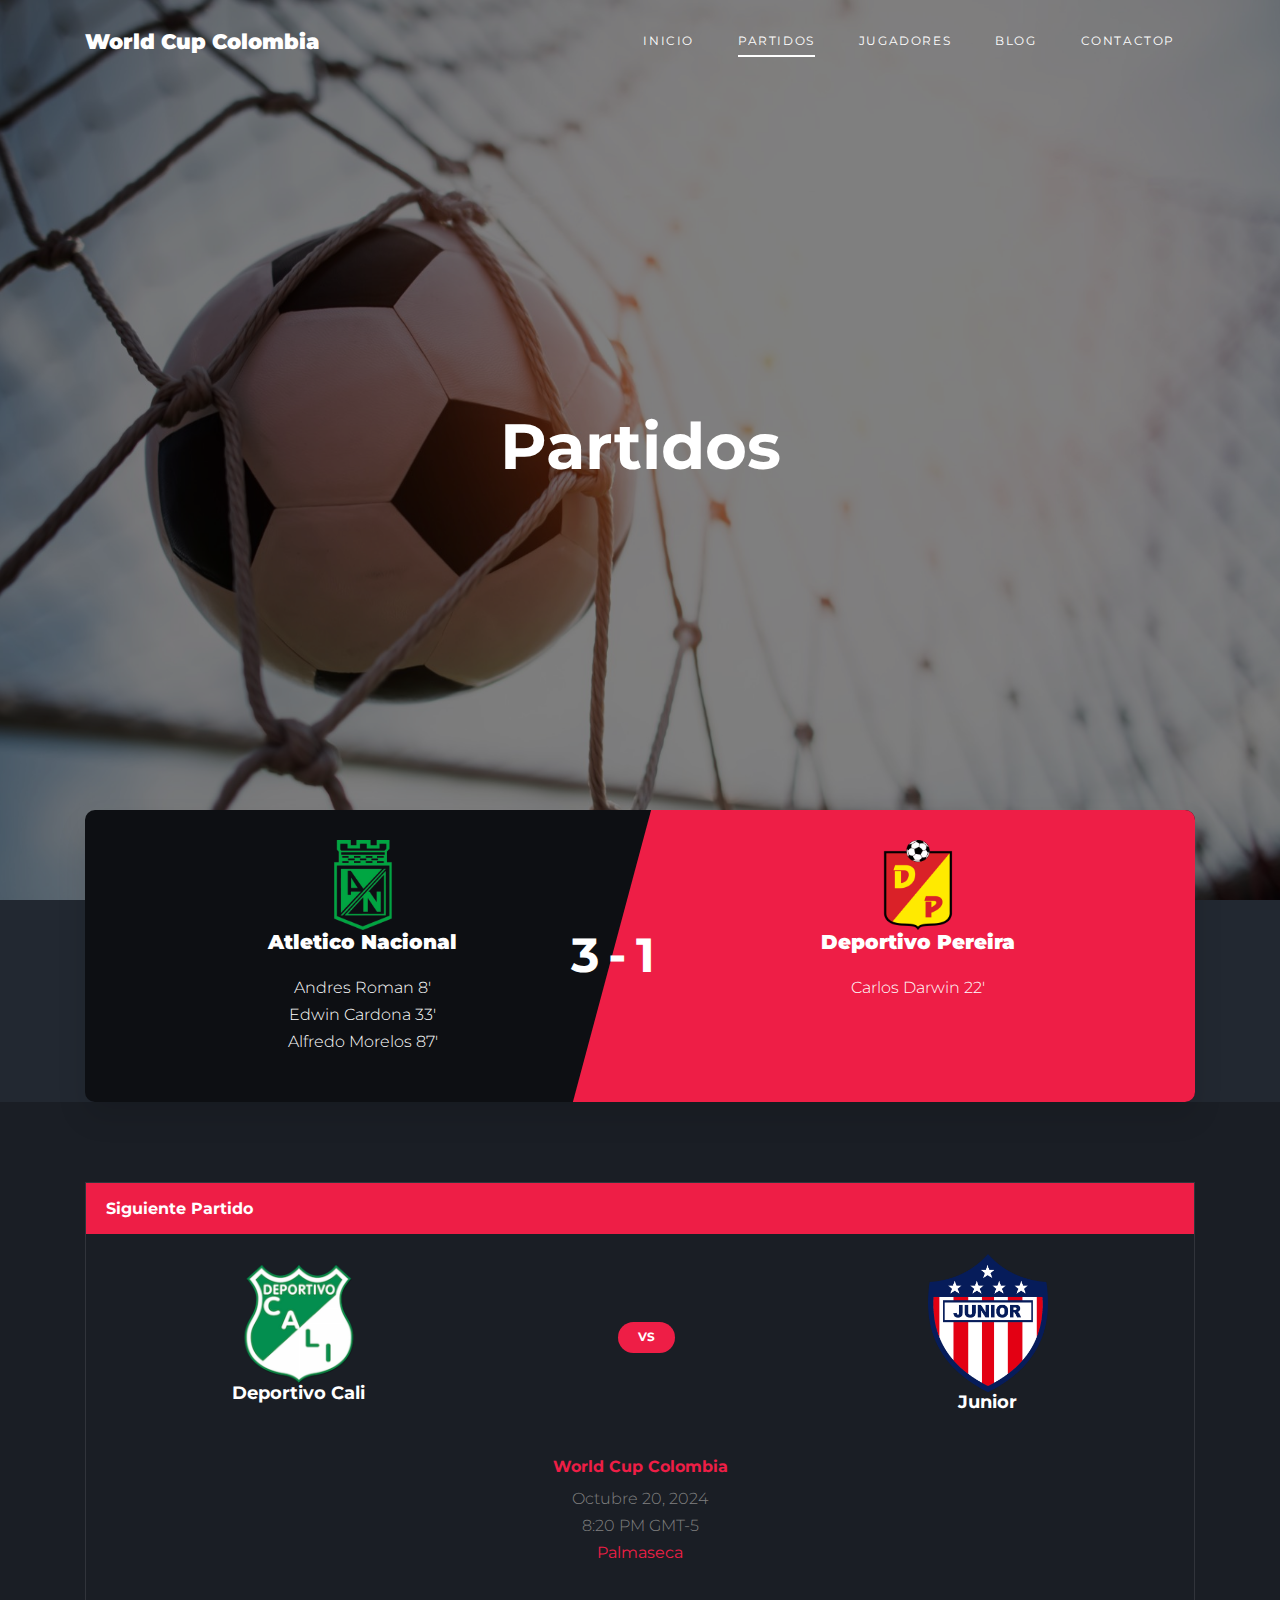
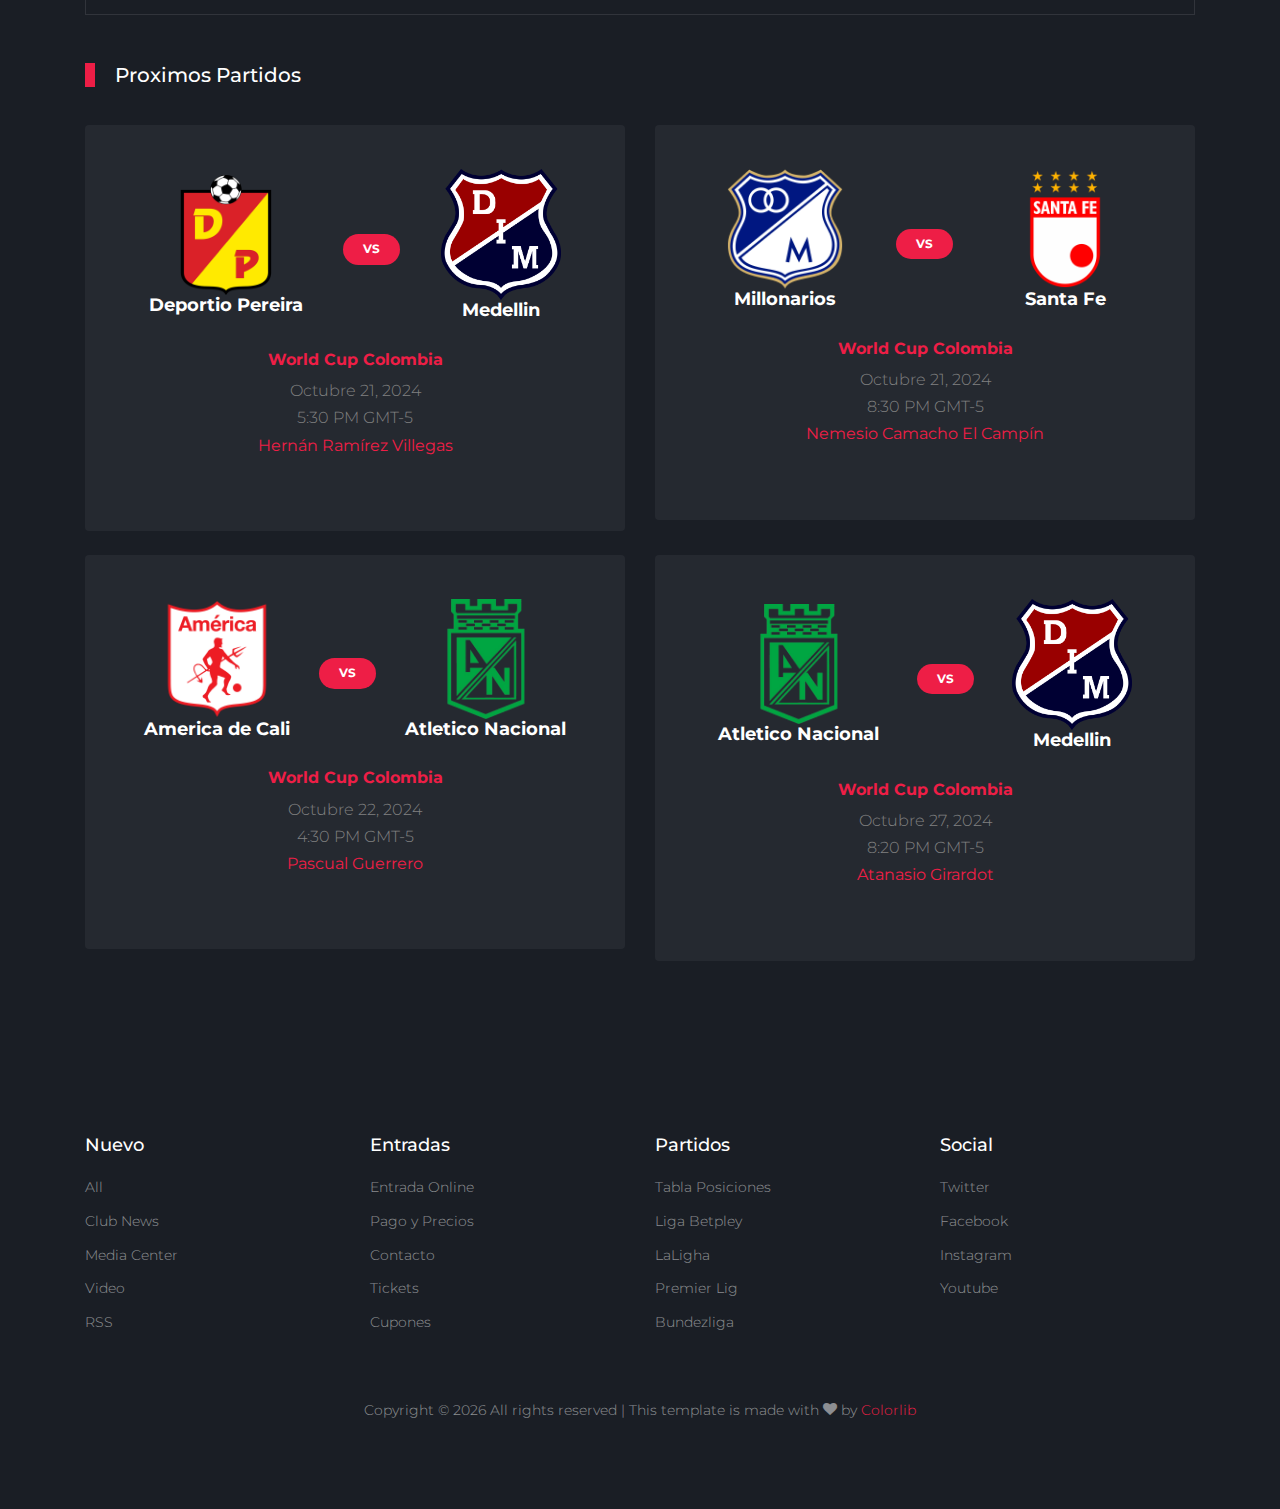
<file: matches.html>
<!DOCTYPE html>
<html lang="en">

<head>
  <title>Soccer &mdash; Website by Colorlib</title>
  <meta charset="utf-8">
  <meta name="viewport" content="width=device-width, initial-scale=1, shrink-to-fit=no">


  <link href="https://fonts.googleapis.com/css2?family=Montserrat:wght@400;700&display=swap" rel="stylesheet">

  <link rel="stylesheet" href="fonts/icomoon/style.css">

  <link rel="stylesheet" href="css/bootstrap/bootstrap.css">
  <link rel="stylesheet" href="css/jquery-ui.css">
  <link rel="stylesheet" href="css/owl.carousel.min.css">
  <link rel="stylesheet" href="css/owl.theme.default.min.css">
  <link rel="stylesheet" href="css/owl.theme.default.min.css">

  <link rel="stylesheet" href="css/jquery.fancybox.min.css">

  <link rel="stylesheet" href="css/bootstrap-datepicker.css">

  <link rel="stylesheet" href="fonts/flaticon/font/flaticon.css">

  <link rel="stylesheet" href="css/aos.css">

  <link rel="stylesheet" href="css/style.css">



</head>

<body>

  <div class="site-wrap">

    <div class="site-mobile-menu site-navbar-target">
      <div class="site-mobile-menu-header">
        <div class="site-mobile-menu-close">
          <span class="icon-close2 js-menu-toggle"></span>
        </div>
      </div>
      <div class="site-mobile-menu-body"></div>
    </div>


    <header class="site-navbar py-4" role="banner">

      <div class="container">
        <div class="d-flex align-items-center">
          <div class="site-logo">
            <a href="index.html">
              World Cup Colombia
            </a>
          </div>
          <div class="ml-auto">
            <nav class="site-navigation position-relative text-right" role="navigation">
              <ul class="site-menu main-menu js-clone-nav mr-auto d-none d-lg-block">
                <li><a href="index.html" class="nav-link">Inicio</a></li>
                <li class="active"><a href="matches.html" class="nav-link">Partidos</a></li>
                <li><a href="players.html" class="nav-link">Jugadores</a></li>
                <li><a href="blog.html" class="nav-link">Blog</a></li>
                <li><a href="contact.html" class="nav-link">Contactop</a></li>
              </ul>
            </nav>

            <a href="#" class="d-inline-block d-lg-none site-menu-toggle js-menu-toggle text-black float-right text-white"><span
                class="icon-menu h3 text-white"></span></a>
          </div>
        </div>
      </div>

    </header>

    <div class="hero overlay" style="background-image: url('images/bg_3.jpg');">
      <div class="container">
        <div class="row align-items-center">
          <div class="col-lg-5 mx-auto text-center">
            <h1 class="text-white">Partidos</h1>
          </div>
        </div>
      </div>
    </div>

    
    
    <div class="container">
      <div class="row">
        <div class="col-lg-12">
          <div class="d-flex team-vs">
            <span class="score">3-1</span>
            <div class="team-1 w-50">
              <div class="team-details w-100 text-center">
                <img src="images/Nacional.jpg" alt="Image" class="img-fluid">
                <h3>Atletico Nacional <span></span></h3>
                <ul class="list-unstyled">
                  <li>Andres Roman 8'</li>
                  <li>Edwin Cardona 33'</li>
                  <li>Alfredo Morelos 87'</li>
                </ul>
              </div>
            </div>
            <div class="team-2 w-50">
              <div class="team-details w-100 text-center">
                <img src="images/Pereira.png" alt="Image" class="img-fluid">
                <h3>Deportivo Pereira <span></span></h3>
                <ul class="list-unstyled">
                  <li>Carlos Darwin 22'</li>
                </ul>
              </div>
            </div>
          </div>
        </div>
      </div>
    </div>
  

    
    <div class="site-section bg-dark">
      <div class="container">
        
        <div class="row mb-5">
          <div class="col-lg-12">
            <div class="widget-next-match">
              <div class="widget-title">
                <h3>Siguiente Partido</h3>
              </div>
              <div class="widget-body mb-3">
                <div class="widget-vs">
                  <div class="d-flex align-items-center justify-content-around justify-content-between w-100">
                    <div class="team-1 text-center">
                      <img src="images/Cali.png" alt="Image">
                      <h3>Deportivo Cali</h3>
                    </div>
                    <div>
                      <span class="vs"><span>VS</span></span>
                    </div>
                    <div class="team-2 text-center">
                      <img src="images/Junior.png" alt="Image">
                      <h3>Junior</h3>
                    </div>
                  </div>
                </div>
              </div>

              <div class="text-center widget-vs-contents mb-4">
                <h4>World Cup Colombia</h4>
                <p class="mb-5">
                  <span class="d-block">Octubre 20, 2024</span>
                  <span class="d-block">8:20 PM GMT-5</span>
                  <strong class="text-primary">Palmaseca</strong>
                </p>
              </div>
            </div>
          </div>
        </div>

        <div class="row">
          <div class="col-12 title-section">
            <h2 class="heading">Proximos Partidos</h2>
          </div>
          <div class="col-lg-6 mb-4">
            <div class="bg-light p-4 rounded">
              <div class="widget-body">
                  <div class="widget-vs">
                    <div class="d-flex align-items-center justify-content-around justify-content-between w-100">
                      <div class="team-1 text-center">
                        <img src="images/Pereira.png" alt="Image">
                        <h3>Deportio Pereira </h3>
                      </div>
                      <div>
                        <span class="vs"><span>VS</span></span>
                      </div>
                      <div class="team-2 text-center">
                        <img src="images/Medellin.png" alt="Image">
                        <h3>Medellin</h3>
                      </div>
                    </div>
                  </div>
                </div>

                <div class="text-center widget-vs-contents mb-4">
                  <h4>World Cup Colombia</h4>
                  <p class="mb-5">
                    <span class="d-block">Octubre 21, 2024</span>
                    <span class="d-block">5:30 PM GMT-5</span>
                    <strong class="text-primary">Hernán Ramírez Villegas</strong>
                  </p>
                </div>
              
            </div>
          </div>
          <div class="col-lg-6 mb-4">
            <div class="bg-light p-4 rounded">
              <div class="widget-body">
                  <div class="widget-vs">
                    <div class="d-flex align-items-center justify-content-around justify-content-between w-100">
                      <div class="team-1 text-center">
                        <img src="images/Millonarios.png" alt="Image">
                        <h3>Millonarios</h3>
                      </div>
                      <div>
                        <span class="vs"><span>VS</span></span>
                      </div>
                      <div class="team-2 text-center">
                        <img src="images/SantaFe.png" alt="Image">
                        <h3>Santa Fe</h3>
                      </div>
                    </div>
                  </div>
                </div>

                <div class="text-center widget-vs-contents mb-4">
                  <h4>World Cup Colombia</h4>
                  <p class="mb-5">
                    <span class="d-block">Octubre 21, 2024</span>
                    <span class="d-block">8:30 PM GMT-5</span>
                    <strong class="text-primary">Nemesio Camacho El Campín</strong>
                  </p>

                </div>
              
            </div>
          </div>

          <div class="col-lg-6 mb-4">
            <div class="bg-light p-4 rounded">
              <div class="widget-body">
                  <div class="widget-vs">
                    <div class="d-flex align-items-center justify-content-around justify-content-between w-100">
                      <div class="team-1 text-center">
                        <img src="images/AmericaCali.png" alt="Image">
                        <h3>America de Cali</h3>
                      </div>
                      <div>
                        <span class="vs"><span>VS</span></span>
                      </div>
                      <div class="team-2 text-center">
                        <img src="images/Nacional.jpg" alt="Image">
                        <h3>Atletico Nacional</h3>
                      </div>
                    </div>
                  </div>
                </div>

                <div class="text-center widget-vs-contents mb-4">
                  <h4>World Cup Colombia</h4>
                  <p class="mb-5">
                    <span class="d-block">Octubre 22, 2024</span>
                    <span class="d-block">4:30 PM GMT-5</span>
                    <strong class="text-primary">Pascual Guerrero</strong>
                  </p>

                </div>
              
            </div>
          </div>
          <div class="col-lg-6 mb-4">
            <div class="bg-light p-4 rounded">
              <div class="widget-body">
                  <div class="widget-vs">
                    <div class="d-flex align-items-center justify-content-around justify-content-between w-100">
                      <div class="team-1 text-center">
                        <img src="images/Nacional.jpg" alt="Image">
                        <h3>Atletico Nacional</h3>
                      </div>
                      <div>
                        <span class="vs"><span>VS</span></span>
                      </div>
                      <div class="team-2 text-center">
                        <img src="images/Medellin.png" alt="Image">
                        <h3>Medellin</h3>
                      </div>
                    </div>
                  </div>
                </div>

                <div class="text-center widget-vs-contents mb-4">
                  <h4>World Cup Colombia</h4>
                  <p class="mb-5">
                    <span class="d-block">Octubre 27, 2024</span>
                    <span class="d-block">8:20 PM GMT-5</span>
                    <strong class="text-primary">Atanasio Girardot</strong>
                  </p>
                </div>
            </div>
          </div>
        </div>
      </div>
    </div> <!-- .site-section -->

    <footer class="footer-section">
      <div class="container">
        <div class="row">
          <div class="col-lg-3">
            <div class="widget mb-3">
              <h3>Nuevo</h3>
              <ul class="list-unstyled links">
                <li><a href="#">All</a></li>
                <li><a href="#">Club News</a></li>
                <li><a href="#">Media Center</a></li>
                <li><a href="#">Video</a></li>
                <li><a href="#">RSS</a></li>
              </ul>
            </div>
          </div>
          <div class="col-lg-3">
            <div class="widget mb-3">
              <h3>Entradas</h3>
              <ul class="list-unstyled links">
                <li><a href="#">Entrada Online</a></li>
                <li><a href="#">Pago y Precios</a></li>
                <li><a href="#">Contacto</a></li>
                <li><a href="#">Tickets</a></li>
                <li><a href="#">Cupones</a></li>
              </ul>
            </div>
          </div>
          <div class="col-lg-3">
            <div class="widget mb-3">
              <h3>Partidos</h3>
              <ul class="list-unstyled links">
                <li><a href="#">Tabla Posiciones</a></li>
                <li><a href="#">Liga Betpley</a></li>
                <li><a href="#">LaLigha</a></li>
                <li><a href="#">Premier Lig</a></li>
                <li><a href="#">Bundezliga</a></li>
              </ul>
            </div>
          </div>

          <div class="col-lg-3">
            <div class="widget mb-3">
              <h3>Social</h3>
              <ul class="list-unstyled links">
                <li><a href="#">Twitter</a></li>
                <li><a href="#">Facebook</a></li>
                <li><a href="#">Instagram</a></li>
                <li><a href="#">Youtube</a></li>
              </ul>
            </div>
          </div>

        </div>

        <div class="row text-center">
          <div class="col-md-12">
            <div class=" pt-5">
              <p>
                <!-- Link back to Colorlib can't be removed. Template is licensed under CC BY 3.0. -->
                Copyright &copy;
                <script>
                  document.write(new Date().getFullYear());
                </script> All rights reserved | This template is made with <i class="icon-heart"
                  aria-hidden="true"></i> by <a href="https://colorlib.com" target="_blank">Colorlib</a>
                <!-- Link back to Colorlib can't be removed. Template is licensed under CC BY 3.0. -->
              </p>
            </div>
          </div>

        </div>
      </div>
    </footer>


  </div>
  <!-- .site-wrap -->

  <script src="js/jquery-3.3.1.min.js"></script>
  <script src="js/jquery-migrate-3.0.1.min.js"></script>
  <script src="js/jquery-ui.js"></script>
  <script src="js/popper.min.js"></script>
  <script src="js/bootstrap.min.js"></script>
  <script src="js/owl.carousel.min.js"></script>
  <script src="js/jquery.stellar.min.js"></script>
  <script src="js/jquery.countdown.min.js"></script>
  <script src="js/bootstrap-datepicker.min.js"></script>
  <script src="js/jquery.easing.1.3.js"></script>
  <script src="js/aos.js"></script>
  <script src="js/jquery.fancybox.min.js"></script>
  <script src="js/jquery.sticky.js"></script>
  <script src="js/jquery.mb.YTPlayer.min.js"></script>


  <script src="js/main.js"></script>

</body>

</html>
</file>
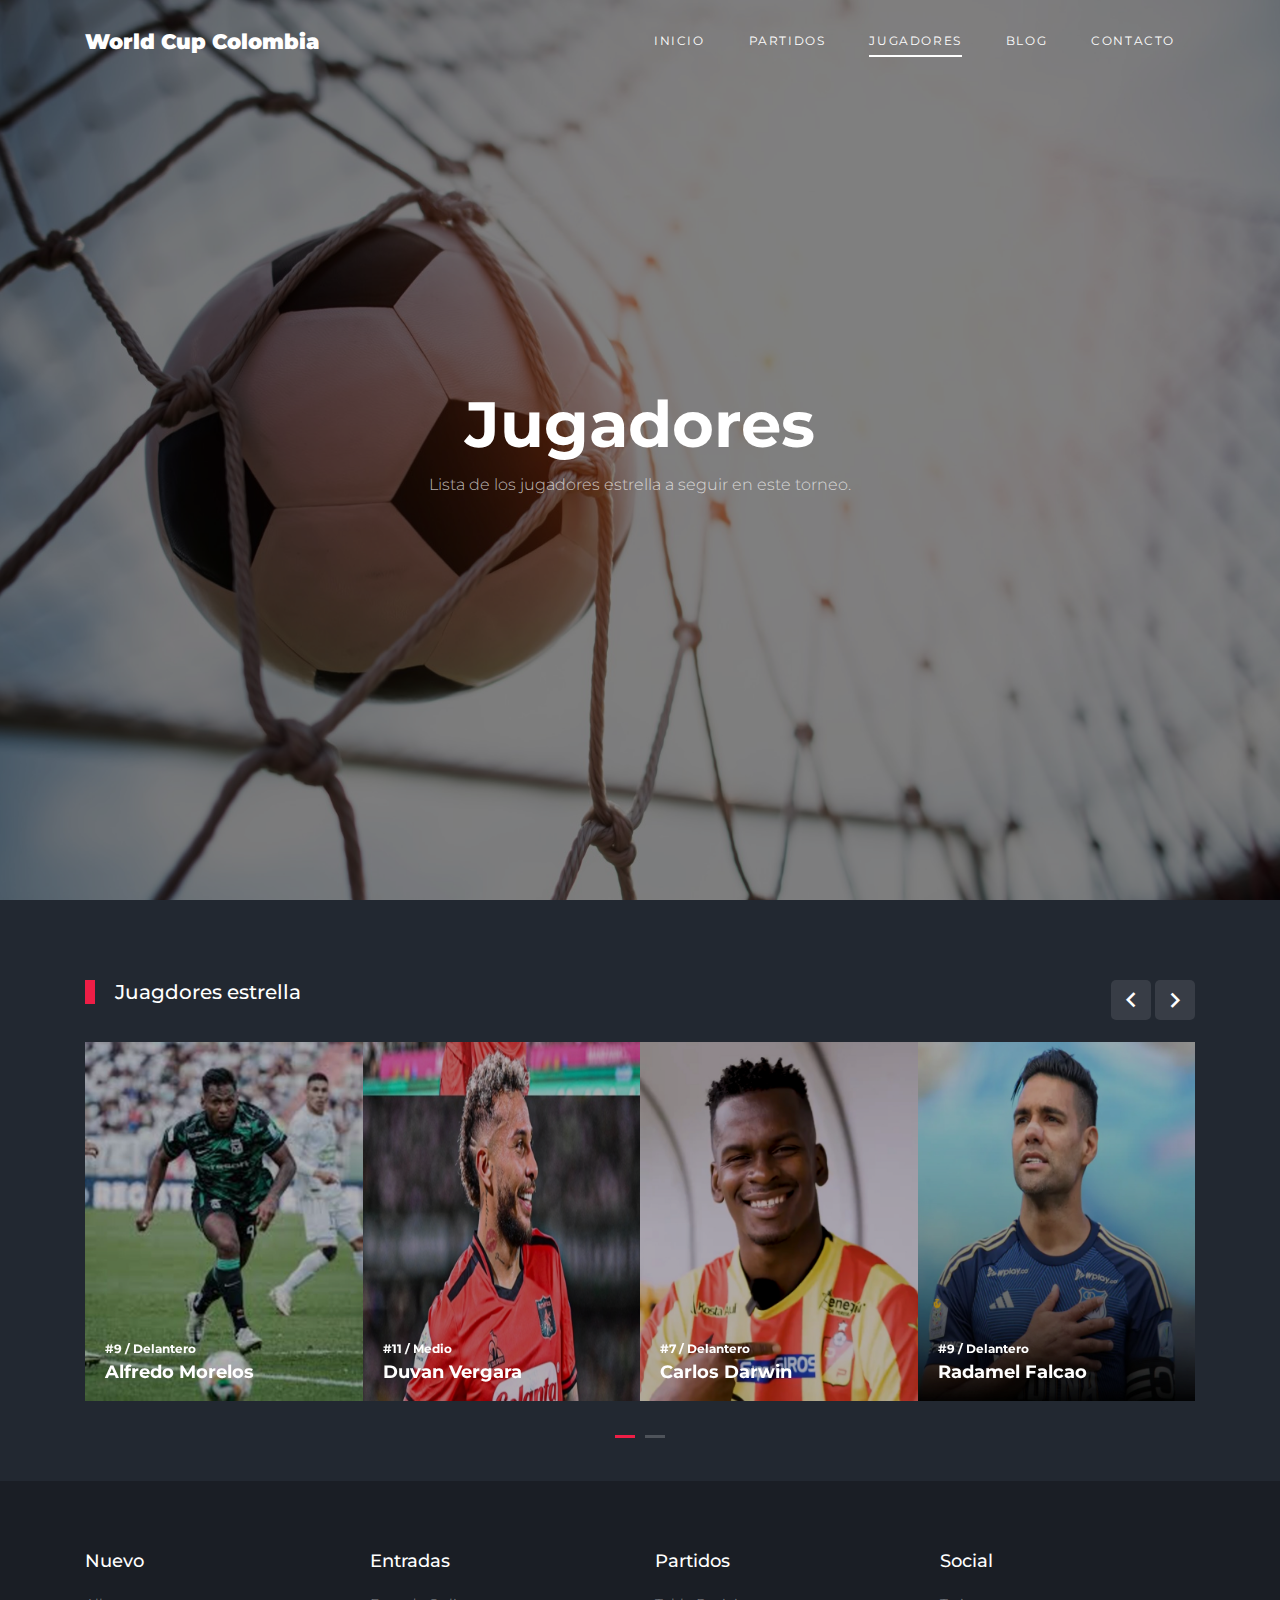
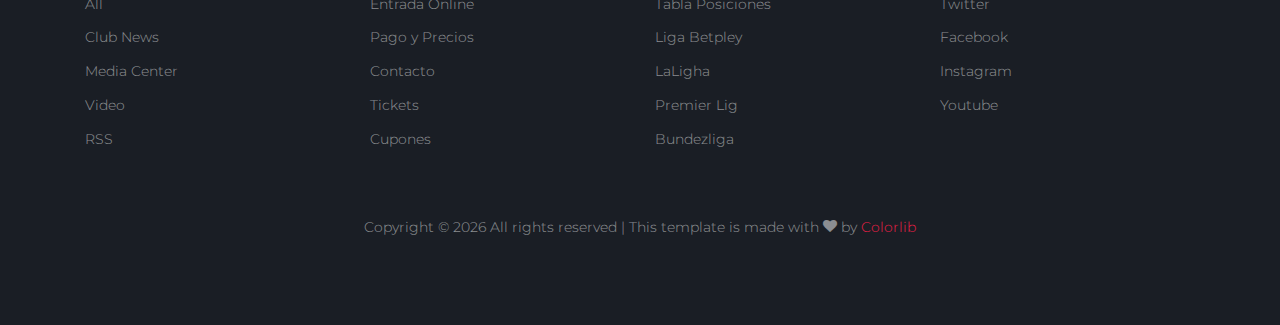
<file: players.html>
<!DOCTYPE html>
<html lang="en">

<head>
  <title>Soccer &mdash; Website by Colorlib</title>
  <meta charset="utf-8">
  <meta name="viewport" content="width=device-width, initial-scale=1, shrink-to-fit=no">


  <link href="https://fonts.googleapis.com/css2?family=Montserrat:wght@400;700&display=swap" rel="stylesheet">

  <link rel="stylesheet" href="fonts/icomoon/style.css">

  <link rel="stylesheet" href="css/bootstrap/bootstrap.css">
  <link rel="stylesheet" href="css/jquery-ui.css">
  <link rel="stylesheet" href="css/owl.carousel.min.css">
  <link rel="stylesheet" href="css/owl.theme.default.min.css">
  <link rel="stylesheet" href="css/owl.theme.default.min.css">

  <link rel="stylesheet" href="css/jquery.fancybox.min.css">

  <link rel="stylesheet" href="css/bootstrap-datepicker.css">

  <link rel="stylesheet" href="fonts/flaticon/font/flaticon.css">

  <link rel="stylesheet" href="css/aos.css">

  <link rel="stylesheet" href="css/style.css">



</head>

<body>

  <div class="site-wrap">

    <div class="site-mobile-menu site-navbar-target">
      <div class="site-mobile-menu-header">
        <div class="site-mobile-menu-close">
          <span class="icon-close2 js-menu-toggle"></span>
        </div>
      </div>
      <div class="site-mobile-menu-body"></div>
    </div>


    <header class="site-navbar py-4" role="banner">

      <div class="container">
        <div class="d-flex align-items-center">
          <div class="site-logo">
            <a href="index.html">
              World Cup Colombia
            </a>
          </div>
          <div class="ml-auto">
            <nav class="site-navigation position-relative text-right" role="navigation">
              <ul class="site-menu main-menu js-clone-nav mr-auto d-none d-lg-block">
                <li><a href="index.html" class="nav-link">Inicio</a></li>
                <li><a href="matches.html" class="nav-link">Partidos</a></li>
                <li class="active"><a href="players.html" class="nav-link">Jugadores</a></li>
                <li><a href="blog.html" class="nav-link">Blog</a></li>
                <li><a href="contact.html" class="nav-link">Contacto</a></li>
              </ul>
            </nav>

            <a href="#" class="d-inline-block d-lg-none site-menu-toggle js-menu-toggle text-black float-right text-white"><span
                class="icon-menu h3 text-white"></span></a>
          </div>
        </div>
      </div>

    </header>

    <div class="hero overlay" style="background-image: url('images/bg_3.jpg');">
      <div class="container">
        <div class="row align-items-center">
          <div class="col-lg-5 mx-auto text-center">
            <h1 class="text-white">Jugadores</h1>
            <p>Lista de los jugadores estrella a seguir en este torneo.</p>
          </div>
        </div>
      </div>
    </div>

    
    
    <div class="site-section">
      <div class="container">
        <div class="row">
          <div class="col-6 title-section">
            <h2 class="heading">Juagdores estrella</h2>
          </div>
          <div class="col-6 text-right">
            <div class="custom-nav">
            <a href="#" class="js-custom-prev-v2"><span class="icon-keyboard_arrow_left"></span></a>
            <span></span>
            <a href="#" class="js-custom-next-v2"><span class="icon-keyboard_arrow_right"></span></a>
            </div>
          </div>
        </div>


        <div class="owl-4-slider owl-carousel">
          <div class="item">
            <div class="video-media">
              <img src="images/AlfredoMorelos.jpg" alt="Image" class="img-fluid">
              <a href="https://vimeo.com/139714818" class="d-flex play-button align-items-center" data-fancybox>
                <div class="caption">
                  <span class="meta">#9 / Delantero</span>
                  <h3 class="m-0">Alfredo Morelos</h3>
                </div>
              </a>
            </div>
          </div>
          <div class="item">
            <div class="video-media">
              <img src="images/DuvanVergara.jpg" alt="Image" class="img-fluid">
              <a href="https://vimeo.com/139714818" class="d-flex play-button align-items-center" data-fancybox>
                <div class="caption">
                  <span class="meta">#11 / Medio</span>
                  <h3 class="m-0">Duvan Vergara</h3>
                </div>
              </a>
            </div>
          </div>
          <div class="item">
            <div class="video-media">
              <img src="images/CarlosDarwin2.jpeg" alt="Image" class="img-fluid">
              <a href="https://vimeo.com/139714818" class="d-flex play-button align-items-center" data-fancybox>
                <div class="caption">
                  <span class="meta">#7 / Delantero</span>
                  <h3 class="m-0">Carlos Darwin</h3>
                </div>
              </a>
            </div>
          </div>

          <div class="item">
            <div class="video-media">
              <img src="images/Falcao.jpg" alt="Image" class="img-fluid">
              <a href="https://vimeo.com/139714818" class="d-flex play-button align-items-center" data-fancybox>
                <div class="caption">
                  <span class="meta">#9 / Delantero</span>
                  <h3 class="m-0">Radamel Falcao</h3>
                </div>
              </a>
            </div>
          </div>
          <div class="item">
            <div class="video-media">
              <img src="images/CarlosBacca.jpeg" alt="Image" class="img-fluid">
              <a href="https://vimeo.com/139714818" class="d-flex play-button align-items-center" data-fancybox>
                <span class="icon mr-3">
                  <span class="icon-play"></span>
                </span>
                <div class="caption">
                  <span class="meta">#70 / Delantero</span>
                  <h3 class="m-0">Carlos Bacca</h3>
                </div>
              </a>
            </div>
          </div>
          <div class="item">
            <div class="video-media">
              <img src="images/EdwinCardona.jpg" alt="Image" class="img-fluid">
              <a href="https://vimeo.com/139714818" class="d-flex play-button align-items-center" data-fancybox>
                <span class="icon mr-3">
                  <span class="icon-play"></span>
                </span>
                <div class="caption">
                  <span class="meta">#8 / Medio</span>
                  <h3 class="m-0">Edwin Cardona</h3>
                </div>
              </a>
            </div>
          </div>
        </div>

      </div>
    </div>


    <footer class="footer-section">
      <div class="container">
        <div class="row">
          <div class="col-lg-3">
            <div class="widget mb-3">
              <h3>Nuevo</h3>
              <ul class="list-unstyled links">
                <li><a href="#">All</a></li>
                <li><a href="#">Club News</a></li>
                <li><a href="#">Media Center</a></li>
                <li><a href="#">Video</a></li>
                <li><a href="#">RSS</a></li>
              </ul>
            </div>
          </div>
          <div class="col-lg-3">
            <div class="widget mb-3">
              <h3>Entradas</h3>
              <ul class="list-unstyled links">
                <li><a href="#">Entrada Online</a></li>
                <li><a href="#">Pago y Precios</a></li>
                <li><a href="#">Contacto</a></li>
                <li><a href="#">Tickets</a></li>
                <li><a href="#">Cupones</a></li>
              </ul>
            </div>
          </div>
          <div class="col-lg-3">
            <div class="widget mb-3">
              <h3>Partidos</h3>
              <ul class="list-unstyled links">
                <li><a href="#">Tabla Posiciones</a></li>
                <li><a href="#">Liga Betpley</a></li>
                <li><a href="#">LaLigha</a></li>
                <li><a href="#">Premier Lig</a></li>
                <li><a href="#">Bundezliga</a></li>
              </ul>
            </div>
          </div>

          <div class="col-lg-3">
            <div class="widget mb-3">
              <h3>Social</h3>
              <ul class="list-unstyled links">
                <li><a href="#">Twitter</a></li>
                <li><a href="#">Facebook</a></li>
                <li><a href="#">Instagram</a></li>
                <li><a href="#">Youtube</a></li>
              </ul>
            </div>
          </div>

        </div>

        <div class="row text-center">
          <div class="col-md-12">
            <div class=" pt-5">
              <p>
                <!-- Link back to Colorlib can't be removed. Template is licensed under CC BY 3.0. -->
                Copyright &copy;
                <script>
                  document.write(new Date().getFullYear());
                </script> All rights reserved | This template is made with <i class="icon-heart"
                  aria-hidden="true"></i> by <a href="https://colorlib.com" target="_blank">Colorlib</a>
                <!-- Link back to Colorlib can't be removed. Template is licensed under CC BY 3.0. -->
              </p>
            </div>
          </div>

        </div>
      </div>
    </footer>


  </div>
  <!-- .site-wrap -->

  <script src="js/jquery-3.3.1.min.js"></script>
  <script src="js/jquery-migrate-3.0.1.min.js"></script>
  <script src="js/jquery-ui.js"></script>
  <script src="js/popper.min.js"></script>
  <script src="js/bootstrap.min.js"></script>
  <script src="js/owl.carousel.min.js"></script>
  <script src="js/jquery.stellar.min.js"></script>
  <script src="js/jquery.countdown.min.js"></script>
  <script src="js/bootstrap-datepicker.min.js"></script>
  <script src="js/jquery.easing.1.3.js"></script>
  <script src="js/aos.js"></script>
  <script src="js/jquery.fancybox.min.js"></script>
  <script src="js/jquery.sticky.js"></script>
  <script src="js/jquery.mb.YTPlayer.min.js"></script>


  <script src="js/main.js"></script>

</body>

</html>
</file>
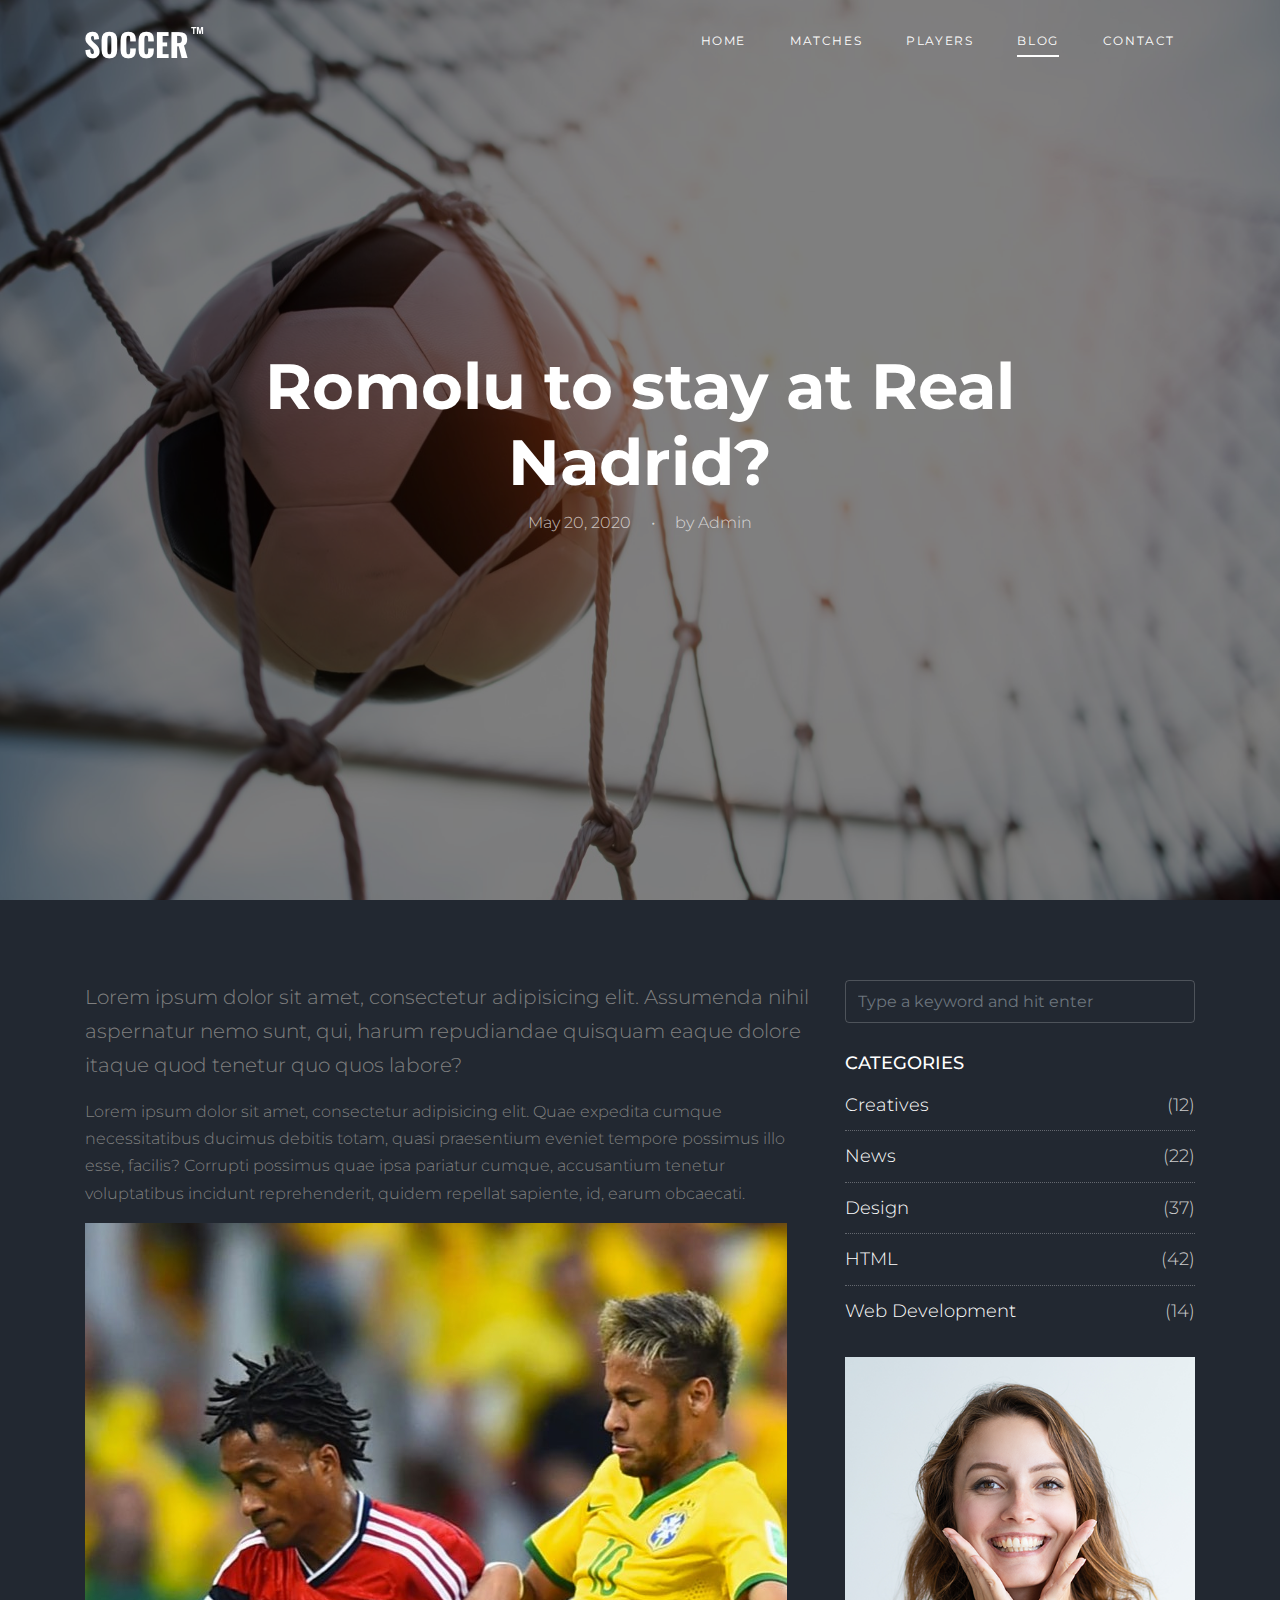
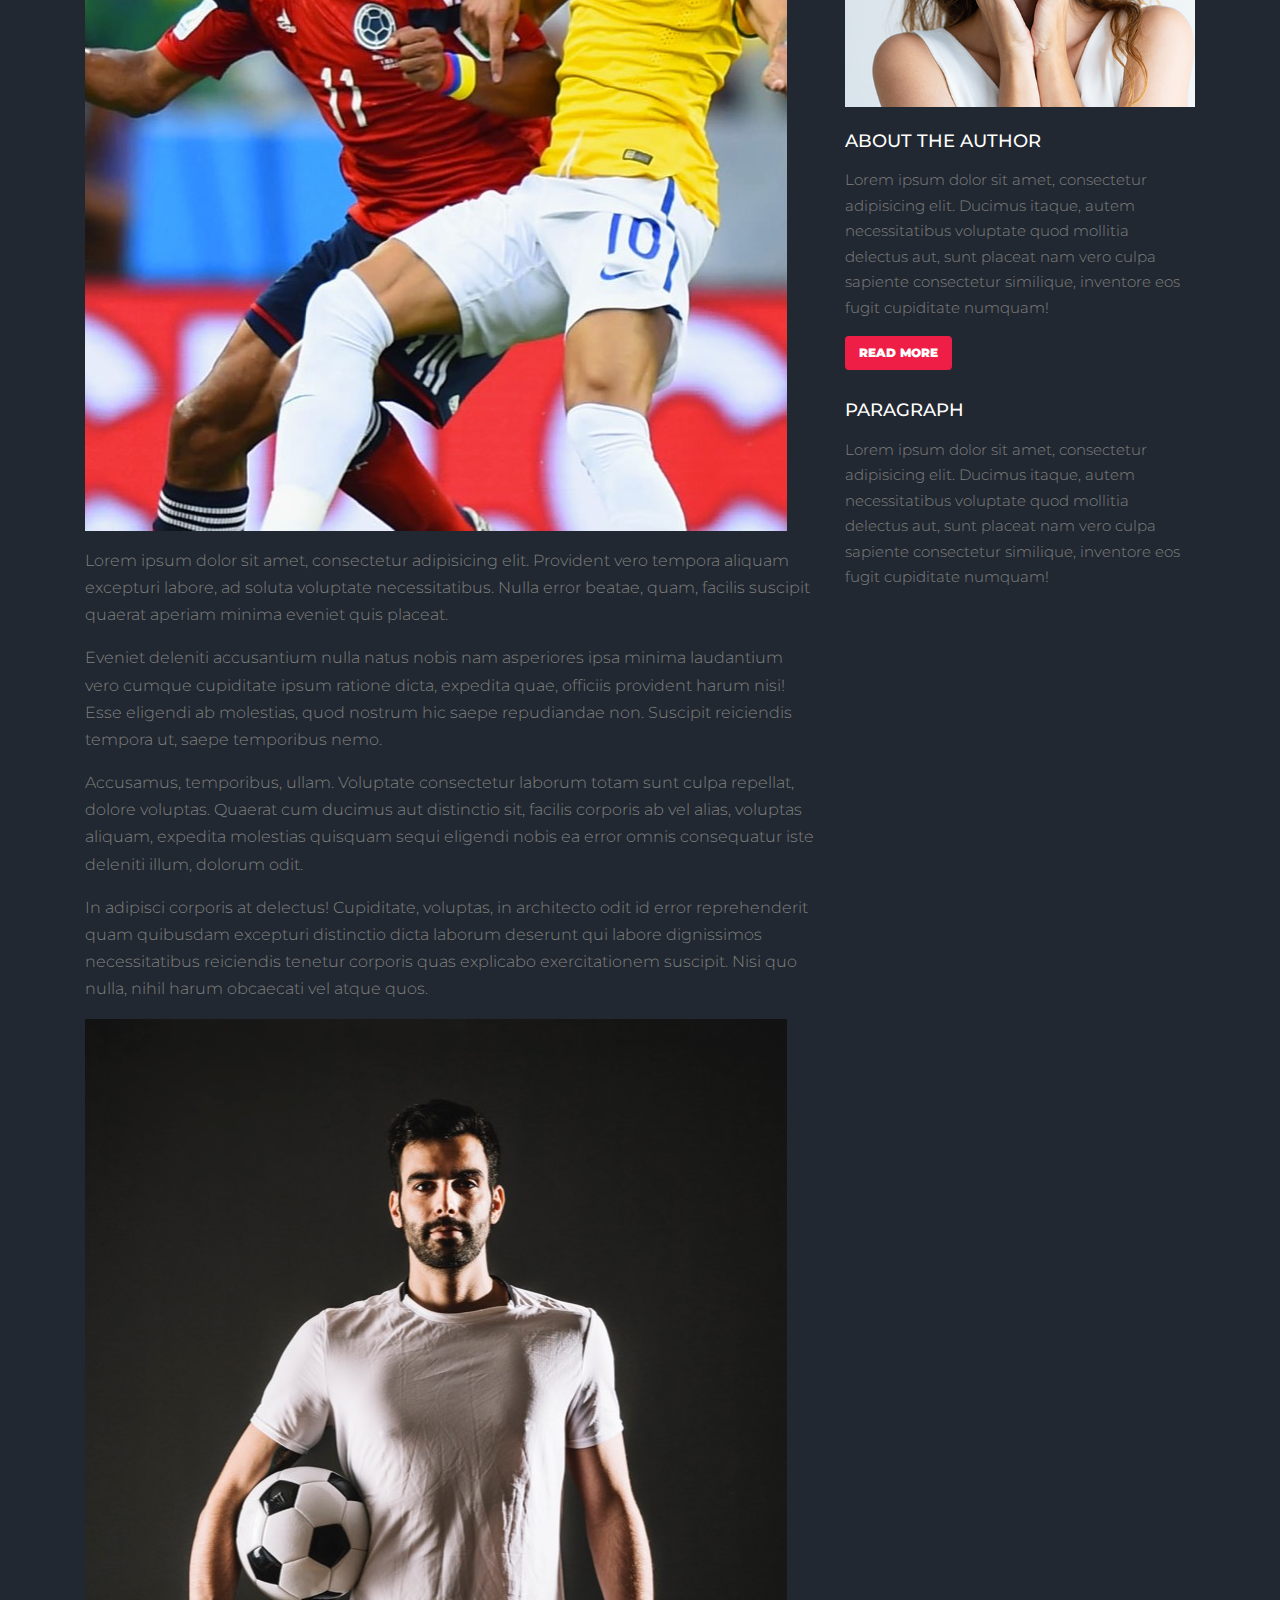
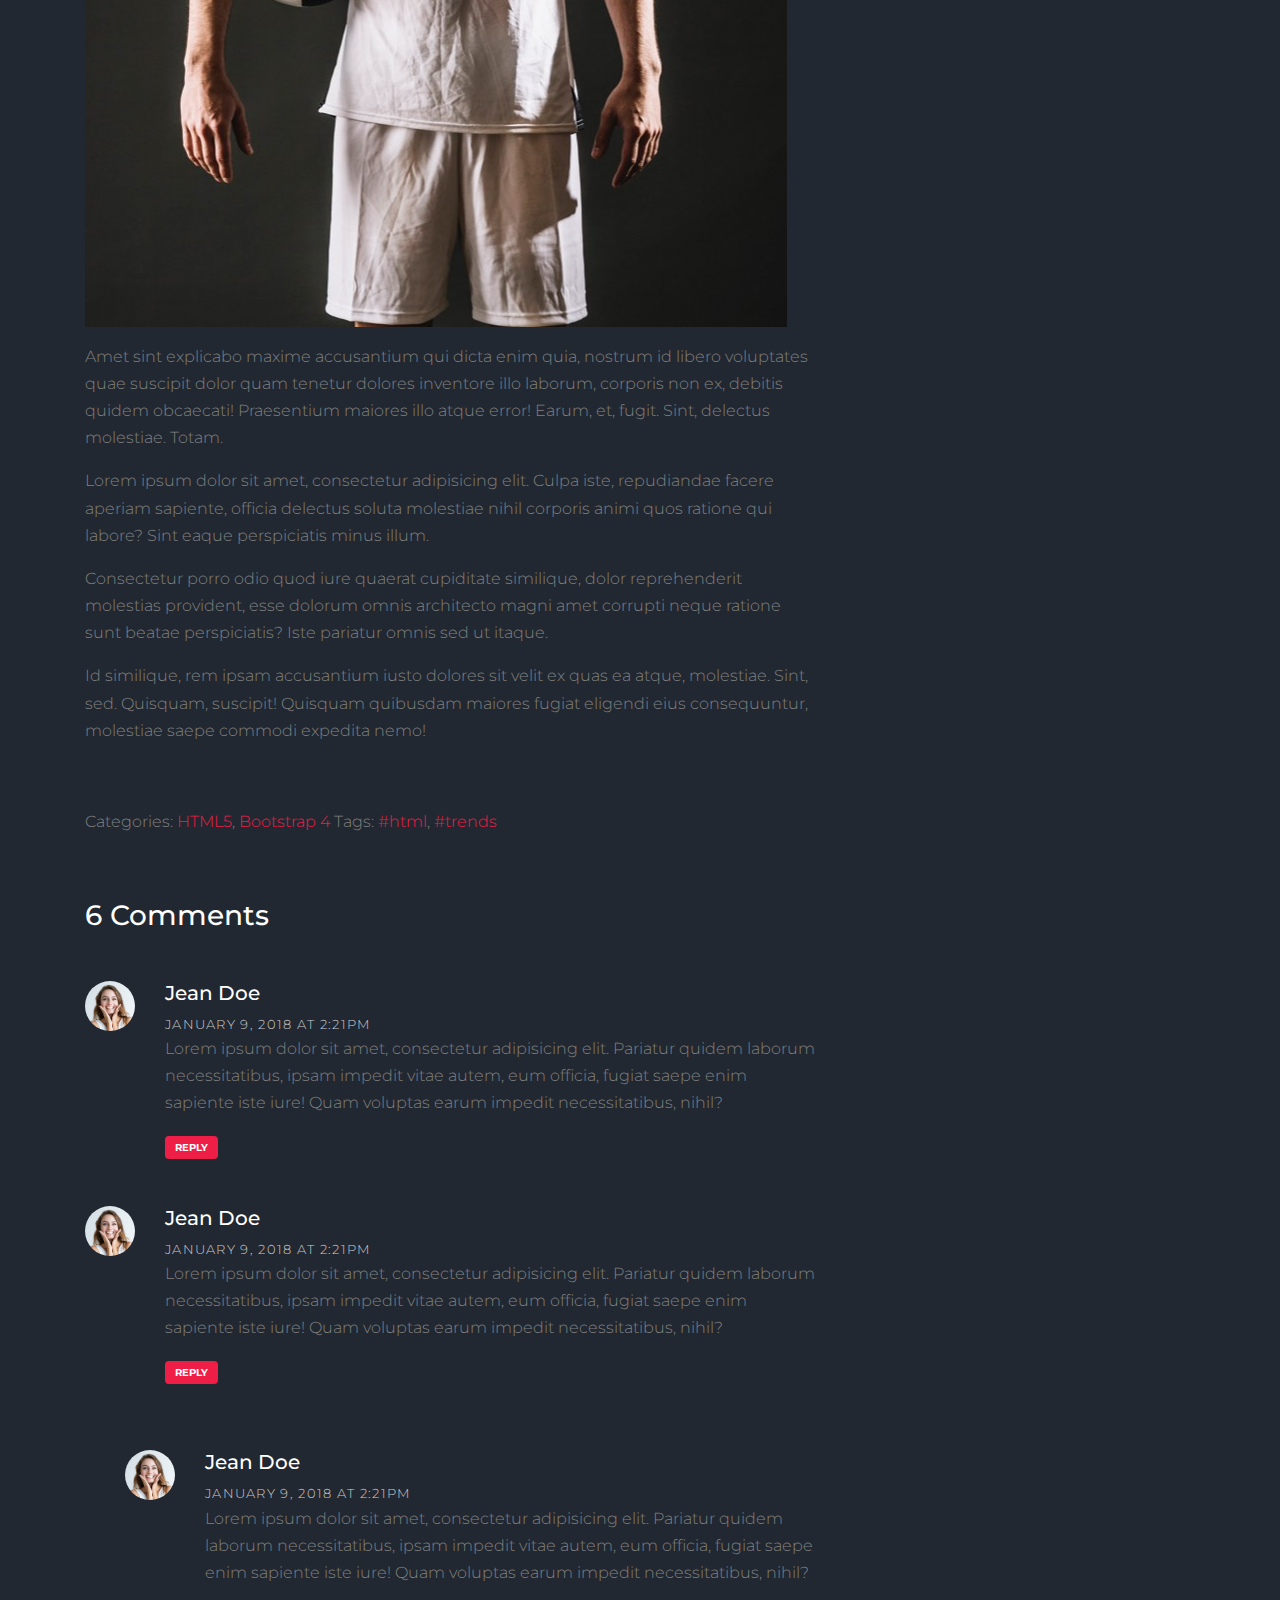
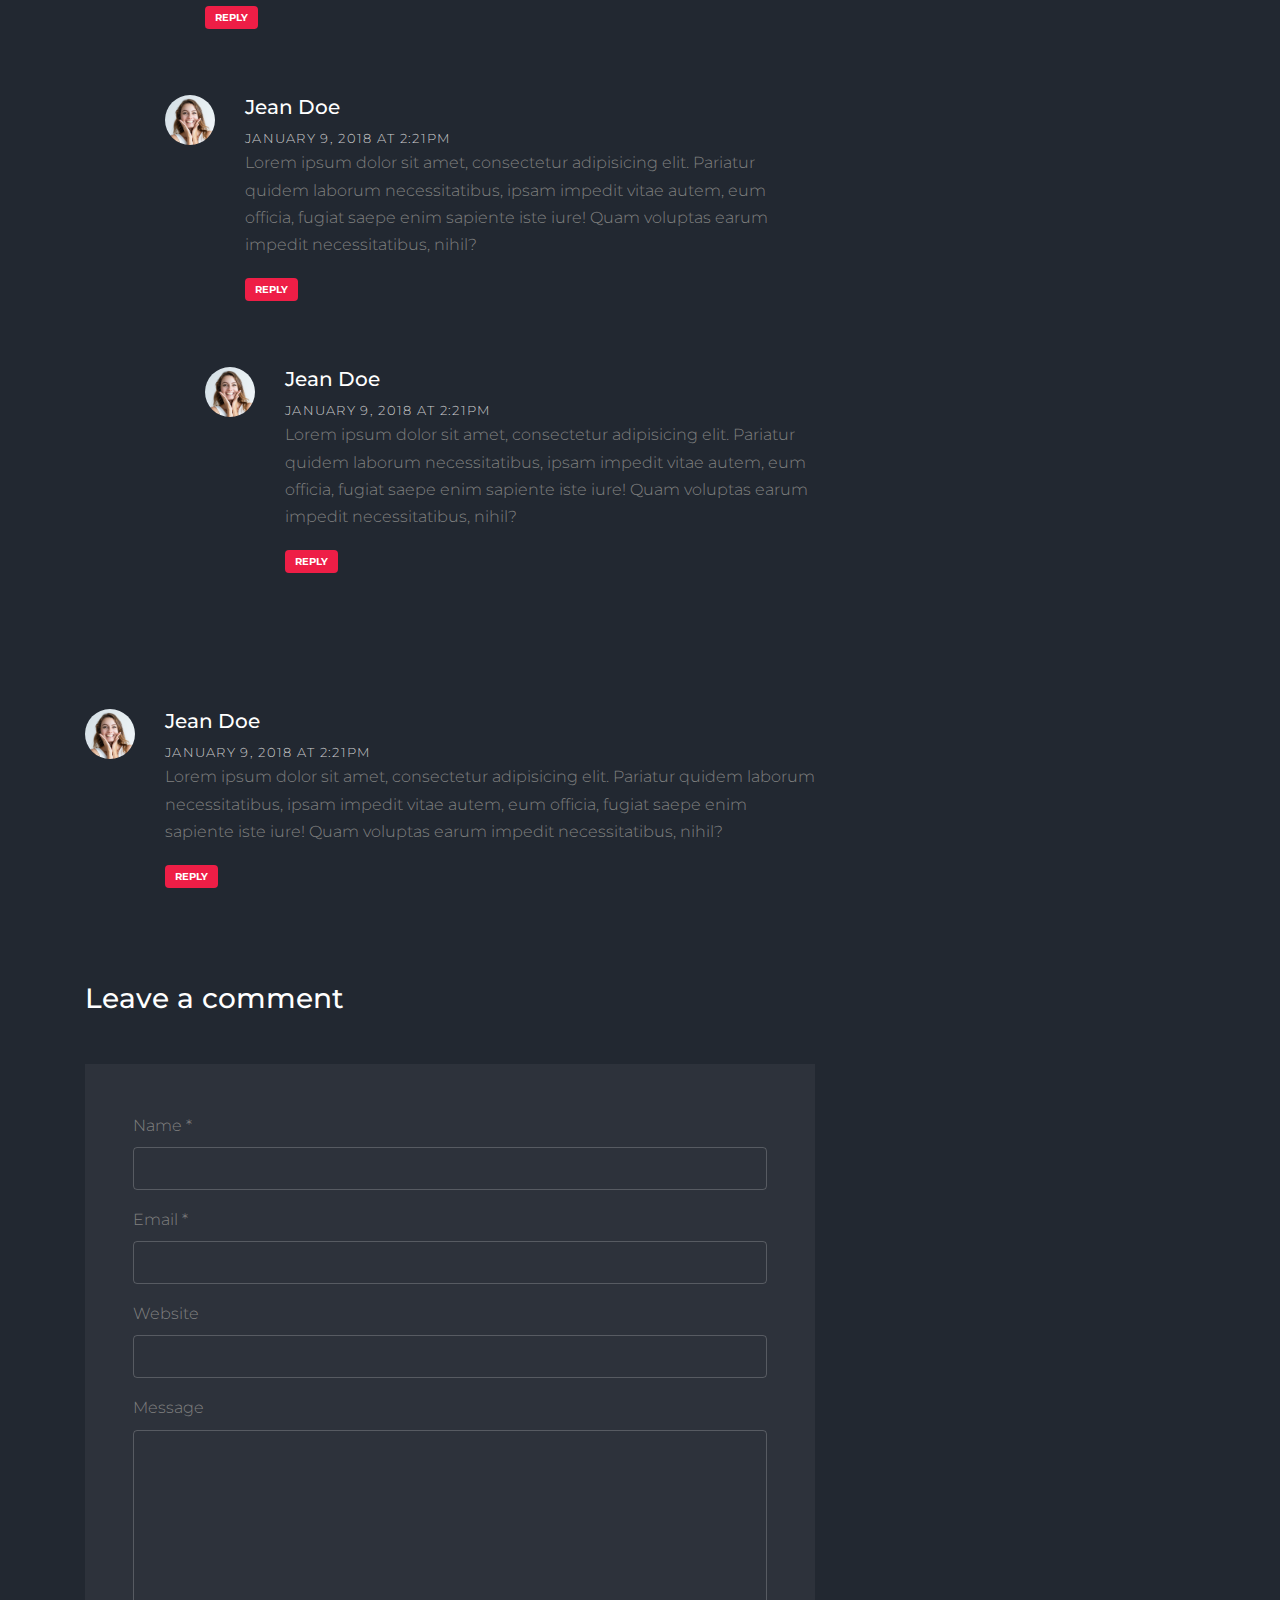
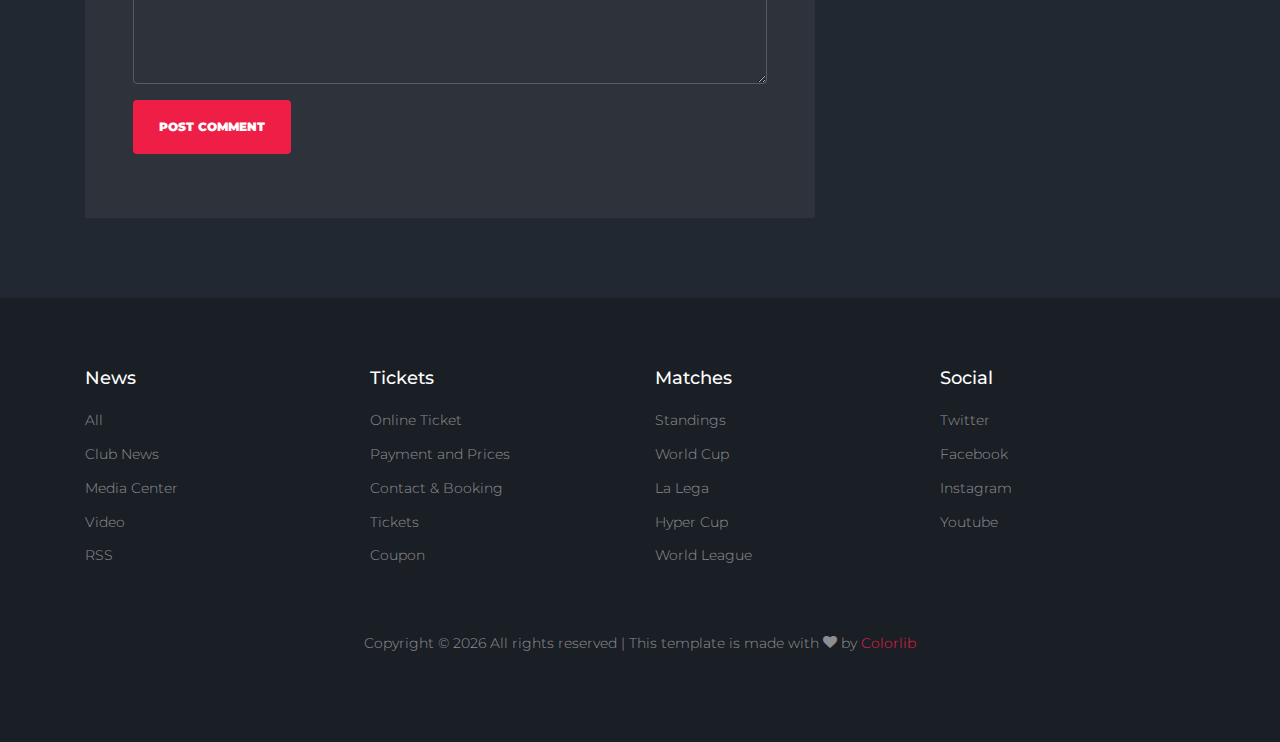
<file: single.html>
<!DOCTYPE html>
<html lang="en">

<head>
  <title>Soccer &mdash; Website by Colorlib</title>
  <meta charset="utf-8">
  <meta name="viewport" content="width=device-width, initial-scale=1, shrink-to-fit=no">


  <link href="https://fonts.googleapis.com/css2?family=Montserrat:wght@400;700&display=swap" rel="stylesheet">

  <link rel="stylesheet" href="fonts/icomoon/style.css">

  <link rel="stylesheet" href="css/bootstrap/bootstrap.css">
  <link rel="stylesheet" href="css/jquery-ui.css">
  <link rel="stylesheet" href="css/owl.carousel.min.css">
  <link rel="stylesheet" href="css/owl.theme.default.min.css">
  <link rel="stylesheet" href="css/owl.theme.default.min.css">

  <link rel="stylesheet" href="css/jquery.fancybox.min.css">

  <link rel="stylesheet" href="css/bootstrap-datepicker.css">

  <link rel="stylesheet" href="fonts/flaticon/font/flaticon.css">

  <link rel="stylesheet" href="css/aos.css">

  <link rel="stylesheet" href="css/style.css">



</head>

<body>

  <div class="site-wrap">

    <div class="site-mobile-menu site-navbar-target">
      <div class="site-mobile-menu-header">
        <div class="site-mobile-menu-close">
          <span class="icon-close2 js-menu-toggle"></span>
        </div>
      </div>
      <div class="site-mobile-menu-body"></div>
    </div>


    <header class="site-navbar py-4" role="banner">

      <div class="container">
        <div class="d-flex align-items-center">
          <div class="site-logo">
            <a href="index.html">
              <img src="images/logo.png" alt="Logo">
            </a>
          </div>
          <div class="ml-auto">
            <nav class="site-navigation position-relative text-right" role="navigation">
              <ul class="site-menu main-menu js-clone-nav mr-auto d-none d-lg-block">
                <li><a href="index.html" class="nav-link">Home</a></li>
                <li><a href="matches.html" class="nav-link">Matches</a></li>
                <li><a href="players.html" class="nav-link">Players</a></li>
                <li class="active"><a href="blog.html" class="nav-link">Blog</a></li>
                <li><a href="contact.html" class="nav-link">Contact</a></li>
              </ul>
            </nav>

            <a href="#" class="d-inline-block d-lg-none site-menu-toggle js-menu-toggle text-black float-right text-white"><span
                class="icon-menu h3 text-white"></span></a>
          </div>
        </div>
      </div>

    </header>

    <div class="hero overlay" style="background-image: url('images/bg_3.jpg');">
      <div class="container">
        <div class="row align-items-center">
          <div class="col-lg-9 mx-auto text-center">
            <h1 class="text-white">Romolu to stay at Real Nadrid?</h1>
            <p><span>May 20, 2020</span> <span class="mx-3">&bullet;</span> <span>by Admin</span></p>
          </div>
        </div>
      </div>
    </div>

    
    <div class="site-section first-section">
      <div class="container">
        <div class="row">
          <div class="col-md-8 blog-content">
            <p class="lead">Lorem ipsum dolor sit amet, consectetur adipisicing elit. Assumenda nihil aspernatur nemo sunt, qui, harum repudiandae quisquam eaque dolore itaque quod tenetur quo quos labore?</p>
            <p>Lorem ipsum dolor sit amet, consectetur adipisicing elit. Quae expedita cumque necessitatibus ducimus debitis totam, quasi praesentium eveniet tempore possimus illo esse, facilis? Corrupti possimus quae ipsa pariatur cumque, accusantium tenetur voluptatibus incidunt reprehenderit, quidem repellat sapiente, id, earum obcaecati.</p>
            <p><img src="images/img_1.jpg" alt="Image" class="img-fluid"></p>

            <blockquote><p>Lorem ipsum dolor sit amet, consectetur adipisicing elit. Provident vero tempora aliquam excepturi labore, ad soluta voluptate necessitatibus. Nulla error beatae, quam, facilis suscipit quaerat aperiam minima eveniet quis placeat.</p></blockquote>

            <p>Eveniet deleniti accusantium nulla natus nobis nam asperiores ipsa minima laudantium vero cumque cupiditate ipsum ratione dicta, expedita quae, officiis provident harum nisi! Esse eligendi ab molestias, quod nostrum hic saepe repudiandae non. Suscipit reiciendis tempora ut, saepe temporibus nemo.</p>
            <p>Accusamus, temporibus, ullam. Voluptate consectetur laborum totam sunt culpa repellat, dolore voluptas. Quaerat cum ducimus aut distinctio sit, facilis corporis ab vel alias, voluptas aliquam, expedita molestias quisquam sequi eligendi nobis ea error omnis consequatur iste deleniti illum, dolorum odit.</p>
            <p>In adipisci corporis at delectus! Cupiditate, voluptas, in architecto odit id error reprehenderit quam quibusdam excepturi distinctio dicta laborum deserunt qui labore dignissimos necessitatibus reiciendis tenetur corporis quas explicabo exercitationem suscipit. Nisi quo nulla, nihil harum obcaecati vel atque quos.</p>
            <p><img src="images/img_2.jpg" alt="Image" class="img-fluid"></p>
            <p>Amet sint explicabo maxime accusantium qui dicta enim quia, nostrum id libero voluptates quae suscipit dolor quam tenetur dolores inventore illo laborum, corporis non ex, debitis quidem obcaecati! Praesentium maiores illo atque error! Earum, et, fugit. Sint, delectus molestiae. Totam.</p>

            <p>Lorem ipsum dolor sit amet, consectetur adipisicing elit. Culpa iste, repudiandae facere aperiam sapiente, officia delectus soluta molestiae nihil corporis animi quos ratione qui labore? Sint eaque perspiciatis minus illum.</p>
            <p>Consectetur porro odio quod iure quaerat cupiditate similique, dolor reprehenderit molestias provident, esse dolorum omnis architecto magni amet corrupti neque ratione sunt beatae perspiciatis? Iste pariatur omnis sed ut itaque.</p>
            <p>Id similique, rem ipsam accusantium iusto dolores sit velit ex quas ea atque, molestiae. Sint, sed. Quisquam, suscipit! Quisquam quibusdam maiores fugiat eligendi eius consequuntur, molestiae saepe commodi expedita nemo!</p>
            <div class="pt-5">
              <p>Categories:  <a href="#">HTML5</a>, <a href="#">Bootstrap 4</a>  Tags: <a href="#">#html</a>, <a href="#">#trends</a></p>
            </div>


            <div class="pt-5">
              <h3 class="mb-5 text-white">6 Comments</h3>
              <ul class="comment-list">
                <li class="comment">
                  <div class="vcard bio">
                    <img src="images/person_1.jpg" alt="Image placeholder">
                  </div>
                  <div class="comment-body">
                    <h3>Jean Doe</h3>
                    <div class="meta">January 9, 2018 at 2:21pm</div>
                    <p>Lorem ipsum dolor sit amet, consectetur adipisicing elit. Pariatur quidem laborum necessitatibus, ipsam impedit vitae autem, eum officia, fugiat saepe enim sapiente iste iure! Quam voluptas earum impedit necessitatibus, nihil?</p>
                    <p><a href="#" class="reply">Reply</a></p>
                  </div>
                </li>

                <li class="comment">
                  <div class="vcard bio">
                    <img src="images/person_1.jpg" alt="Image placeholder">
                  </div>
                  <div class="comment-body">
                    <h3>Jean Doe</h3>
                    <div class="meta">January 9, 2018 at 2:21pm</div>
                    <p>Lorem ipsum dolor sit amet, consectetur adipisicing elit. Pariatur quidem laborum necessitatibus, ipsam impedit vitae autem, eum officia, fugiat saepe enim sapiente iste iure! Quam voluptas earum impedit necessitatibus, nihil?</p>
                    <p><a href="#" class="reply">Reply</a></p>
                  </div>

                  <ul class="children">
                    <li class="comment">
                      <div class="vcard bio">
                        <img src="images/person_1.jpg" alt="Image placeholder">
                      </div>
                      <div class="comment-body">
                        <h3>Jean Doe</h3>
                        <div class="meta">January 9, 2018 at 2:21pm</div>
                        <p>Lorem ipsum dolor sit amet, consectetur adipisicing elit. Pariatur quidem laborum necessitatibus, ipsam impedit vitae autem, eum officia, fugiat saepe enim sapiente iste iure! Quam voluptas earum impedit necessitatibus, nihil?</p>
                        <p><a href="#" class="reply">Reply</a></p>
                      </div>


                      <ul class="children">
                        <li class="comment">
                          <div class="vcard bio">
                            <img src="images/person_1.jpg" alt="Image placeholder">
                          </div>
                          <div class="comment-body">
                            <h3>Jean Doe</h3>
                            <div class="meta">January 9, 2018 at 2:21pm</div>
                            <p>Lorem ipsum dolor sit amet, consectetur adipisicing elit. Pariatur quidem laborum necessitatibus, ipsam impedit vitae autem, eum officia, fugiat saepe enim sapiente iste iure! Quam voluptas earum impedit necessitatibus, nihil?</p>
                            <p><a href="#" class="reply">Reply</a></p>
                          </div>

                            <ul class="children">
                              <li class="comment">
                                <div class="vcard bio">
                                  <img src="images/person_1.jpg" alt="Image placeholder">
                                </div>
                                <div class="comment-body">
                                  <h3>Jean Doe</h3>
                                  <div class="meta">January 9, 2018 at 2:21pm</div>
                                  <p>Lorem ipsum dolor sit amet, consectetur adipisicing elit. Pariatur quidem laborum necessitatibus, ipsam impedit vitae autem, eum officia, fugiat saepe enim sapiente iste iure! Quam voluptas earum impedit necessitatibus, nihil?</p>
                                  <p><a href="#" class="reply">Reply</a></p>
                                </div>
                              </li>
                            </ul>
                        </li>
                      </ul>
                    </li>
                  </ul>
                </li>

                <li class="comment">
                  <div class="vcard bio">
                    <img src="images/person_1.jpg" alt="Image placeholder">
                  </div>
                  <div class="comment-body">
                    <h3>Jean Doe</h3>
                    <div class="meta">January 9, 2018 at 2:21pm</div>
                    <p>Lorem ipsum dolor sit amet, consectetur adipisicing elit. Pariatur quidem laborum necessitatibus, ipsam impedit vitae autem, eum officia, fugiat saepe enim sapiente iste iure! Quam voluptas earum impedit necessitatibus, nihil?</p>
                    <p><a href="#" class="reply">Reply</a></p>
                  </div>
                </li>
              </ul>
              <!-- END comment-list -->
              
              <div class="comment-form-wrap pt-5">
                <h3 class="mb-5">Leave a comment</h3>
                <form action="#" class="p-5 bg-light">
                  <div class="form-group">
                    <label for="name">Name *</label>
                    <input type="text" class="form-control" id="name">
                  </div>
                  <div class="form-group">
                    <label for="email">Email *</label>
                    <input type="email" class="form-control" id="email">
                  </div>
                  <div class="form-group">
                    <label for="website">Website</label>
                    <input type="url" class="form-control" id="website">
                  </div>

                  <div class="form-group">
                    <label for="message">Message</label>
                    <textarea name="" id="message" cols="30" rows="10" class="form-control"></textarea>
                  </div>
                  <div class="form-group">
                    <input type="submit" value="Post Comment" class="btn btn-primary py-3 px-4 text-white">
                  </div>

                </form>
              </div>
            </div>

          </div>
          <div class="col-md-4 sidebar">
            <div class="sidebar-box">
              <form action="#" class="search-form">
                <div class="form-group">
                  <span class="icon fa fa-search"></span>
                  <input type="text" class="form-control" placeholder="Type a keyword and hit enter">
                </div>
              </form>
            </div>
            <div class="sidebar-box">
              <div class="categories">
                <h3 class="text-uppercase">Categories</h3>
                <li><a href="#">Creatives <span>(12)</span></a></li>
                <li><a href="#">News <span>(22)</span></a></li>
                <li><a href="#">Design <span>(37)</span></a></li>
                <li><a href="#">HTML <span>(42)</span></a></li>
                <li><a href="#">Web Development <span>(14)</span></a></li>
              </div>
            </div>
            <div class="sidebar-box">
              <img src="images/person_1.jpg" alt="Image placeholder" class="img-fluid mb-4">
              <h3 class="text-uppercase">About The Author</h3>
              <p>Lorem ipsum dolor sit amet, consectetur adipisicing elit. Ducimus itaque, autem necessitatibus voluptate quod mollitia delectus aut, sunt placeat nam vero culpa sapiente consectetur similique, inventore eos fugit cupiditate numquam!</p>
              <p><a href="#" class="btn btn-primary text-white">Read More</a></p>
            </div>

            <div class="sidebar-box">
              <h3 class="text-uppercase">Paragraph</h3>
              <p>Lorem ipsum dolor sit amet, consectetur adipisicing elit. Ducimus itaque, autem necessitatibus voluptate quod mollitia delectus aut, sunt placeat nam vero culpa sapiente consectetur similique, inventore eos fugit cupiditate numquam!</p>
            </div>
          </div>
        </div>
      </div>
    </div>


    <footer class="footer-section">
      <div class="container">
        <div class="row">
          <div class="col-lg-3">
            <div class="widget mb-3">
              <h3>News</h3>
              <ul class="list-unstyled links">
                <li><a href="#">All</a></li>
                <li><a href="#">Club News</a></li>
                <li><a href="#">Media Center</a></li>
                <li><a href="#">Video</a></li>
                <li><a href="#">RSS</a></li>
              </ul>
            </div>
          </div>
          <div class="col-lg-3">
            <div class="widget mb-3">
              <h3>Tickets</h3>
              <ul class="list-unstyled links">
                <li><a href="#">Online Ticket</a></li>
                <li><a href="#">Payment and Prices</a></li>
                <li><a href="#">Contact &amp; Booking</a></li>
                <li><a href="#">Tickets</a></li>
                <li><a href="#">Coupon</a></li>
              </ul>
            </div>
          </div>
          <div class="col-lg-3">
            <div class="widget mb-3">
              <h3>Matches</h3>
              <ul class="list-unstyled links">
                <li><a href="#">Standings</a></li>
                <li><a href="#">World Cup</a></li>
                <li><a href="#">La Lega</a></li>
                <li><a href="#">Hyper Cup</a></li>
                <li><a href="#">World League</a></li>
              </ul>
            </div>
          </div>

          <div class="col-lg-3">
            <div class="widget mb-3">
              <h3>Social</h3>
              <ul class="list-unstyled links">
                <li><a href="#">Twitter</a></li>
                <li><a href="#">Facebook</a></li>
                <li><a href="#">Instagram</a></li>
                <li><a href="#">Youtube</a></li>
              </ul>
            </div>
          </div>

        </div>

        <div class="row text-center">
          <div class="col-md-12">
            <div class=" pt-5">
              <p>
                <!-- Link back to Colorlib can't be removed. Template is licensed under CC BY 3.0. -->
                Copyright &copy;
                <script>
                  document.write(new Date().getFullYear());
                </script> All rights reserved | This template is made with <i class="icon-heart"
                  aria-hidden="true"></i> by <a href="https://colorlib.com" target="_blank">Colorlib</a>
                <!-- Link back to Colorlib can't be removed. Template is licensed under CC BY 3.0. -->
              </p>
            </div>
          </div>

        </div>
      </div>
    </footer>



  </div>
  <!-- .site-wrap -->

  <script src="js/jquery-3.3.1.min.js"></script>
  <script src="js/jquery-migrate-3.0.1.min.js"></script>
  <script src="js/jquery-ui.js"></script>
  <script src="js/popper.min.js"></script>
  <script src="js/bootstrap.min.js"></script>
  <script src="js/owl.carousel.min.js"></script>
  <script src="js/jquery.stellar.min.js"></script>
  <script src="js/jquery.countdown.min.js"></script>
  <script src="js/bootstrap-datepicker.min.js"></script>
  <script src="js/jquery.easing.1.3.js"></script>
  <script src="js/aos.js"></script>
  <script src="js/jquery.fancybox.min.js"></script>
  <script src="js/jquery.sticky.js"></script>
  <script src="js/jquery.mb.YTPlayer.min.js"></script>


  <script src="js/main.js"></script>

</body>

</html>
</file>
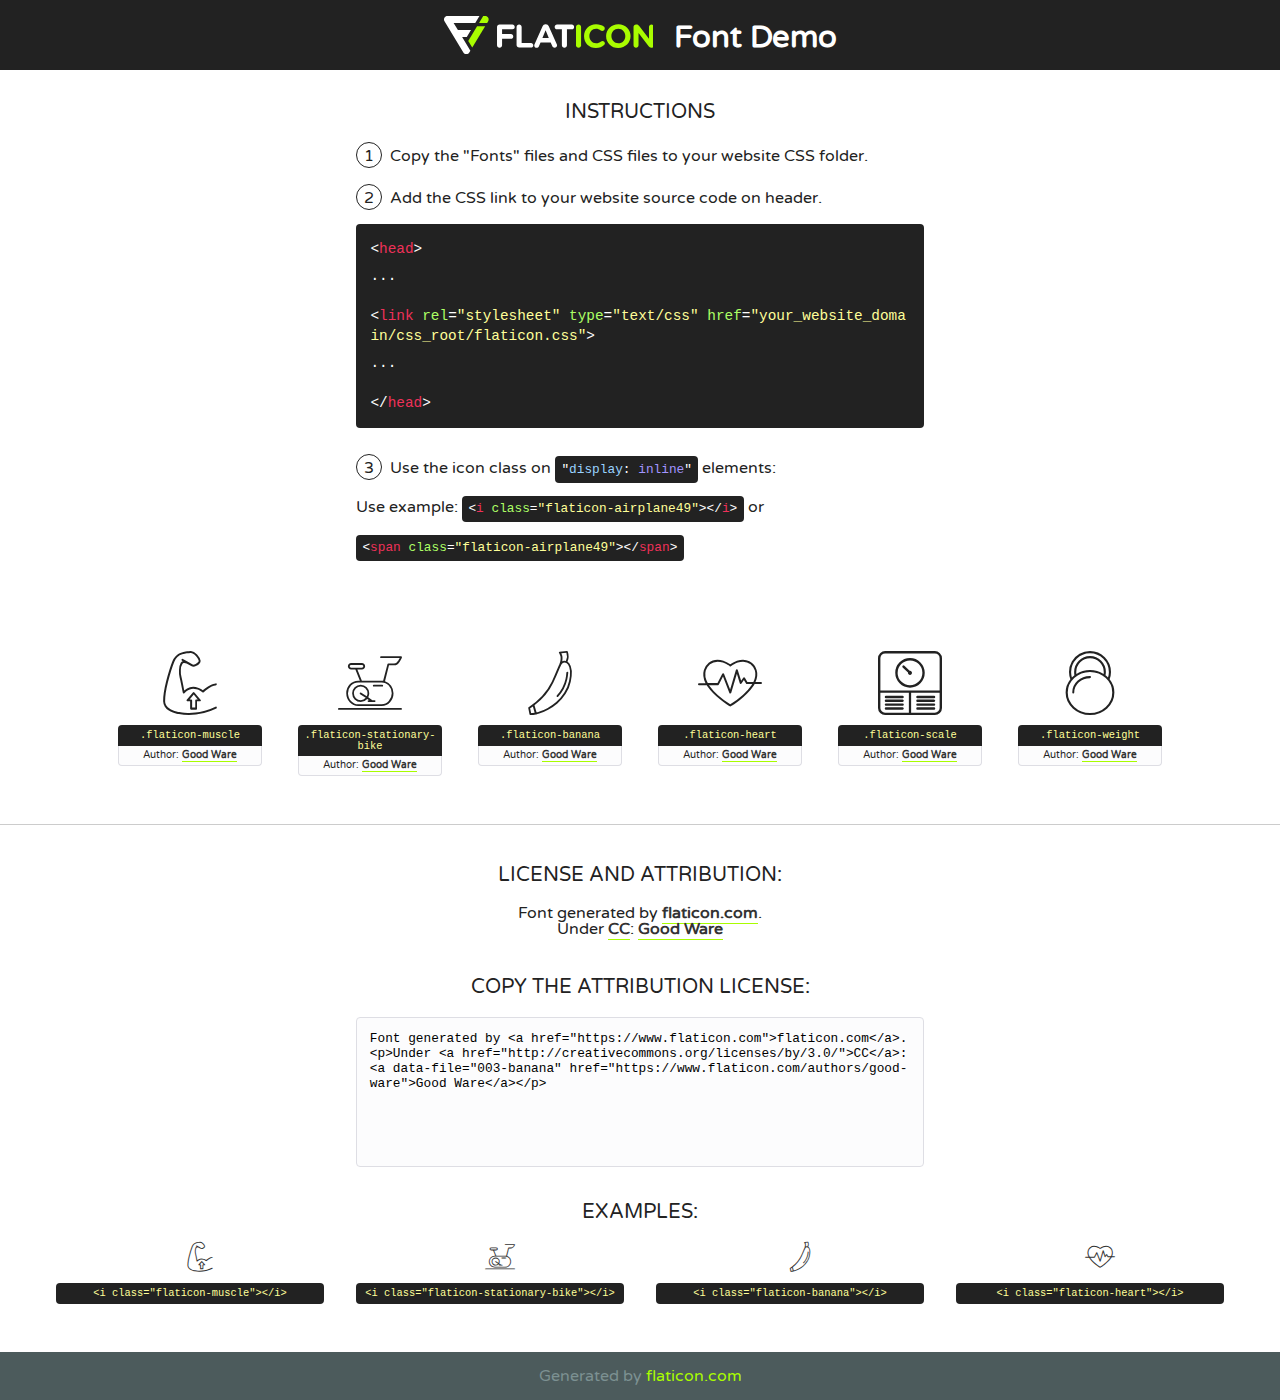
<file: fonts/flaticon/font/flaticon.html>
<!DOCTYPE html>
<!--
  Flaticon icon font: Flaticon
  Creation date: 03/06/2019 10:47
-->
<html>
<!DOCTYPE html>
<html>

<head>
    <title>Flaticon WebFont</title>
    <link href="http://fonts.googleapis.com/css?family=Varela+Round" rel="stylesheet" type="text/css" />
    <link rel="stylesheet" type="text/css" href="flaticon.css">
    <meta charset="UTF-8">
    <style>
    html, body, div, span, applet, object, iframe,
    h1, h2, h3, h4, h5, h6, p, blockquote, pre,
    a, abbr, acronym, address, big, cite, code,
    del, dfn, em, img, ins, kbd, q, s, samp,
    small, strike, strong, sub, sup, tt, var,
    b, u, i, center,
    dl, dt, dd, ol, ul, li,
    fieldset, form, label, legend,
    table, caption, tbody, tfoot, thead, tr, th, td,
    article, aside, canvas, details, embed, 
    figure, figcaption, footer, header, hgroup, 
    menu, nav, output, ruby, section, summary,
    time, mark, audio, video {
        margin: 0;
        padding: 0;
        border: 0;
        font-size: 100%;
        font: inherit;
        vertical-align: baseline;
    }
    /* HTML5 display-role reset for older browsers */
    article, aside, details, figcaption, figure, 
    footer, header, hgroup, menu, nav, section {
        display: block;
    }
    body {
        line-height: 1;
    }
    ol, ul {
        list-style: none;
    }
    blockquote, q {
        quotes: none;
    }
    blockquote:before, blockquote:after,
    q:before, q:after {
        content: '';
        content: none;
    }
    table {
        border-collapse: collapse;
        border-spacing: 0;
    }
    body {
        font-family: 'Varela Round', Helvetica, Arial, sans-serif;
        font-size: 16px;
        color: #222;
    }
    a {
        color: #333;
        border-bottom: 1px solid #a9fd00;
        font-weight: bold;
        text-decoration: none;
    }
    * {
        -moz-box-sizing: border-box;
        -webkit-box-sizing: border-box;
        box-sizing: border-box;
        margin: 0;
        padding: 0;
    }
    [class^="flaticon-"]:before, [class*=" flaticon-"]:before, [class^="flaticon-"]:after, [class*=" flaticon-"]:after {
        font-family: Flaticon;
        font-size: 30px;
        font-style: normal;
        margin-left: 20px;
        color: #333;
    }
    .wrapper {
        max-width: 600px;
        margin: auto;
        padding: 0 1em;
    }
    .title {
        font-size: 1.25em;
        text-align: center;
        margin-bottom: 1em;
        text-transform: uppercase;
    }
    header {
        text-align: center;
        background-color: #222;
        color: #fff;
        padding: 1em;
    }
    header .logo {
        width: 210px;
        height: 38px;
        display: inline-block;
        vertical-align: middle;
        margin-right: 1em;
        border: none;
    }
    header strong {
        font-size: 1.95em;
        font-weight: bold;
        vertical-align: middle;
        margin-top: 5px;
        display: inline-block;
    }
    .demo {
        margin: 2em auto;
        line-height: 1.25em;
    }
    .demo ul li {
        margin-bottom: 1em;
    }
    .demo ul li .num {
        color: #222;
        border-radius: 20px;
        display: inline-block;
        width: 26px;
        padding: 3px;
        height: 26px;
        text-align: center;
        margin-right: 0.5em;
        border: 1px solid #222;
    }
    .demo ul li code {
        background-color: #222;
        border-radius: 4px;
        padding: 0.25em 0.5em;
        display: inline-block;
        color: #fff;
        font-family: Consolas,Monaco,Lucida Console,Liberation Mono,DejaVu Sans Mono,Bitstream Vera Sans Mono,Courier New, monospace;
        font-weight: lighter;
        margin-top: 1em;
        font-size: 0.8em;
        word-break: break-all;
    }
    .demo ul li code.big {
        padding: 1em;
        font-size: 0.9em;
    }
    .demo ul li code .red {
        color: #EF3159;
    }
    .demo ul li code .green {
        color: #ACFF65;
    }
    .demo ul li code .yellow {
        color: #FFFF99;
    }
    .demo ul li code .blue {
        color: #99D3FF;
    }
    .demo ul li code .purple {
        color: #A295FF;
    }
    .demo ul li code .dots {
        margin-top: 0.5em;
        display: block;
    }
    #glyphs {
        border-bottom: 1px solid #ccc;
        padding: 2em 0;
        text-align: center;
    }
    .glyph {
        display: inline-block;
        width: 9em;
        margin: 1em;
        text-align: center;
        vertical-align: top;
        background: #FFF;
    }
    .glyph .glyph-icon {
        padding: 10px;
        display: block;
        font-family:"Flaticon";
        font-size: 64px;
        line-height: 1;
    }
    .glyph .glyph-icon:before {
        font-size: 64px;
        color: #222;
        margin-left: 0;
    }
    .class-name {
        font-size: 0.65em;
        background-color: #222;
        color: #fff;
        border-radius: 4px 4px 0 0;
        padding: 0.5em;
        color: #FFFF99;
        font-family: Consolas,Monaco,Lucida Console,Liberation Mono,DejaVu Sans Mono,Bitstream Vera Sans Mono,Courier New, monospace;
    }
    .author-name {
        font-size: 0.6em;
        background-color: #fcfcfd;
        border: 1px solid #DEDEE4;
        border-top: 0;
        border-radius: 0 0 4px 4px;
        padding: 0.5em;
    }
    .class-name:last-child {
        font-size: 10px;
        color:#888;
    }
    .class-name:last-child a {
        font-size: 10px;
        color:#555;
    }
    .class-name:last-child a:hover {
        color:#a9fd00;
    }
    .glyph > input {
        display: block;
        width: 100px;
        margin: 5px auto;
        text-align: center;
        font-size: 12px;
        cursor: text;
    }
    .glyph > input.icon-input {
        font-family:"Flaticon";
        font-size: 16px;
        margin-bottom: 10px;
    }
    .attribution .title {
        margin-top: 2em;
    }
    .attribution textarea {
        background-color: #fcfcfd;
        padding: 1em;
        border: none;
        box-shadow: none;
        border: 1px solid #DEDEE4;
        border-radius: 4px;
        resize: none;
        width: 100%;
        height: 150px;
        font-size: 0.8em;
        font-family: Consolas,Monaco,Lucida Console,Liberation Mono,DejaVu Sans Mono,Bitstream Vera Sans Mono,Courier New, monospace;
        -webkit-appearance: none;
    }
    .iconsuse {
        margin: 2em auto;
        text-align: center;
        max-width: 1200px;
    }
    .iconsuse:after {
        content: '';
        display: table;
        clear: both;
    }
    .iconsuse .image {
        float: left;
        width: 25%;
        padding: 0 1em;
    }
    .iconsuse .image p {
        margin-bottom: 1em;
    }
    .iconsuse .image span {
        display: block;
        font-size: 0.65em;
        background-color: #222;
        color: #fff;
        border-radius: 4px;
        padding: 0.5em;
        color: #FFFF99;
        margin-top: 1em;
        font-family: Consolas,Monaco,Lucida Console,Liberation Mono,DejaVu Sans Mono,Bitstream Vera Sans Mono,Courier New, monospace;
    }
    #footer {
        text-align: center;
        background-color: #4C5B5C;
        color: #7c9192;
        padding: 1em;
    }
    #footer a {
        border: none;
        color: #a9fd00;
        font-weight: normal;
    }
    @media (max-width: 960px) {
        .iconsuse .image {
            width: 50%;
        }
    }
    @media (max-width: 560px) {
        .iconsuse .image {
            width: 100%;
        }
    }
    </style>
</head>

<body class="characters-off">

    <header>
        <a href="https://www.flaticon.com" target="_blank" class="logo">
            <svg version="1.1" xmlns="http://www.w3.org/2000/svg" xmlns:xlink="http://www.w3.org/1999/xlink" xmlns:a="http://ns.adobe.com/AdobeSVGViewerExtensions/3.0/" viewBox="0 0 560.875 102.036" enable-background="new 0 0 560.875 102.036" xml:space="preserve">
                <defs>
                </defs>
                <g>
                    <g class="letters">
                        <path fill="#ffffff" d="M141.596,29.675c0-3.777,2.985-6.767,6.764-6.767h34.438c3.426,0,6.15,2.728,6.15,6.15
                        c0,3.43-2.724,6.149-6.15,6.149h-27.674v13.091h23.719c3.429,0,6.151,2.724,6.151,6.15c0,3.43-2.723,6.149-6.151,6.149h-23.719
                        v17.574c0,3.773-2.986,6.761-6.764,6.761c-3.779,0-6.764-2.989-6.764-6.761V29.675z"></path>
                        <path fill="#ffffff" d="M193.844,29.149c0-3.781,2.985-6.767,6.764-6.767c3.776,0,6.763,2.985,6.763,6.767v42.957h25.039
                        c3.426,0,6.149,2.726,6.149,6.153c0,3.425-2.723,6.15-6.149,6.15h-31.802c-3.779,0-6.764-2.986-6.764-6.768V29.149z"></path>
                        <path fill="#ffffff" d="M241.891,75.71l21.438-48.407c1.492-3.341,4.215-5.357,7.906-5.357h0.792
                        c3.686,0,6.323,2.017,7.815,5.357l21.439,48.407c0.436,0.967,0.701,1.845,0.701,2.723c0,3.602-2.809,6.501-6.414,6.501
                        c-3.161,0-5.269-1.845-6.499-4.655l-4.132-9.661h-27.059l-4.301,10.102c-1.144,2.631-3.426,4.214-6.237,4.214
                        c-3.517,0-6.24-2.81-6.24-6.325C241.1,77.64,241.451,76.677,241.891,75.71z M279.932,58.666l-8.521-20.297l-8.526,20.297H279.932
                        z"></path>
                        <path fill="#ffffff" d="M314.864,35.387H301.86c-3.429,0-6.239-2.813-6.239-6.238c0-3.429,2.811-6.24,6.239-6.24h39.533
                        c3.426,0,6.237,2.811,6.237,6.24c0,3.425-2.811,6.238-6.237,6.238h-13.001v42.785c0,3.773-2.99,6.761-6.764,6.761
                        c-3.779,0-6.764-2.989-6.764-6.761V35.387z"></path>
                        <path fill="#A9FD00" d="M352.615,29.149c0-3.781,2.985-6.767,6.767-6.767c3.774,0,6.761,2.985,6.761,6.767v49.024
                        c0,3.773-2.987,6.761-6.761,6.761c-3.781,0-6.767-2.989-6.767-6.761V29.149z"></path>
                        <path fill="#A9FD00" d="M374.132,53.836v-0.179c0-17.481,13.178-31.801,32.065-31.801c9.22,0,15.459,2.458,20.557,6.238
                        c1.402,1.054,2.637,2.985,2.637,5.357c0,3.692-2.985,6.59-6.681,6.59c-1.845,0-3.071-0.702-4.044-1.319
                        c-3.776-2.813-7.729-4.393-12.562-4.393c-10.364,0-17.831,8.611-17.831,19.154v0.173c0,10.542,7.291,19.329,17.831,19.329
                        c5.715,0,9.492-1.756,13.359-4.834c1.049-0.874,2.458-1.491,4.039-1.491c3.429,0,6.325,2.813,6.325,6.236
                        c0,2.106-1.056,3.78-2.282,4.834c-5.539,4.834-12.036,7.733-21.878,7.733C387.572,85.464,374.132,71.493,374.132,53.836z"></path>
                        <path fill="#A9FD00" d="M433.009,53.836v-0.179c0-17.481,13.79-31.801,32.766-31.801c18.981,0,32.592,14.143,32.592,31.628v0.173
                        c0,17.483-13.785,31.807-32.769,31.807C446.625,85.464,433.009,71.32,433.009,53.836z M484.224,53.836v-0.179
                        c0-10.539-7.725-19.326-18.626-19.326c-10.893,0-18.449,8.611-18.449,19.154v0.173c0,10.542,7.73,19.329,18.626,19.329
                        C476.676,72.986,484.224,64.378,484.224,53.836z"></path>
                        <path fill="#A9FD00" d="M506.233,29.321c0-3.774,2.99-6.763,6.767-6.763h1.401c3.252,0,5.183,1.583,7.029,3.953l26.093,34.265
                        V29.059c0-3.692,2.99-6.677,6.681-6.677c3.683,0,6.671,2.985,6.671,6.677v48.934c0,3.78-2.987,6.765-6.764,6.765h-0.436
                        c-3.257,0-5.188-1.581-7.034-3.953l-27.056-35.492v32.944c0,3.687-2.985,6.676-6.678,6.676c-3.683,0-6.673-2.989-6.673-6.676
                        V29.321z"></path>
                    </g>
                    <g class="insignia">
                        <path fill="#ffffff" d="M48.372,56.137h12.517l11.156-18.537H37.186L25.688,18.539h57.825L94.668,0H9.271
                        C5.925,0,2.842,1.801,1.198,4.716c-1.644,2.907-1.593,6.482,0.134,9.343l50.38,83.501c1.678,2.781,4.689,4.476,7.938,4.476
                        c3.246,0,6.257-1.695,7.935-4.476l2.898-4.804L48.372,56.137z"></path>
                        <g class="i">
                            <path fill="#A9FD00" d="M93.575,18.539h0.031v0.004l21.652,0.004l2.705-4.488c1.727-2.861,1.778-6.436,0.133-9.343
                            C116.454,1.801,113.371,0,110.026,0h-5.294L93.575,18.539z"></path>
                            <polygon fill="#A9FD00" points="88.291,27.356 64.725,66.486 75.519,84.404 109.942,27.356"></polygon>
                        </g>
                    </g>
                </g>
            </svg>
        </a>
        <strong>Font Demo</strong>
    </header>


    <section class="demo wrapper">

        <p class="title">Instructions</p>

        <ul>
            <li>
                <span class="num">1</span>Copy the "Fonts" files and CSS files to your website CSS folder.
            </li>
            <li>
                <span class="num">2</span>Add the CSS link to your website source code on header.
                <code class="big">
                    &lt;<span class="red">head</span>&gt;
                    <br/><span class="dots">...</span>
                    <br/>&lt;<span class="red">link</span> <span class="green">rel</span>=<span class="yellow">"stylesheet"</span> <span class="green">type</span>=<span class="yellow">"text/css"</span> <span class="green">href</span>=<span class="yellow">"your_website_domain/css_root/flaticon.css"</span>&gt;
                    <br/><span class="dots">...</span>
                    <br/>&lt;/<span class="red">head</span>&gt;
                </code>
            </li>

            <li>
                <p>
                    <span class="num">3</span>Use the icon class on <code>"<span class="blue">display</span>:<span class="purple"> inline</span>"</code> elements:
                    <br />
                    Use example: <code>&lt;<span class="red">i</span> <span class="green">class</span>=<span class="yellow">&quot;flaticon-airplane49&quot;</span>&gt;&lt;/<span class="red">i</span>&gt;</code> or <code>&lt;<span class="red">span</span> <span class="green">class</span>=<span class="yellow">&quot;flaticon-airplane49&quot;</span>&gt;&lt;/<span class="red">span</span>&gt;</code>
            </li>
        </ul>

    </section>




   <section id="glyphs">          
    
      
        <div class="glyph"><div class="glyph-icon flaticon-muscle"></div>
            <div class="class-name">.flaticon-muscle</div>
            <div class="author-name">Author: <a data-file="001-muscle" href="https://www.flaticon.com/authors/good-ware">Good Ware</a> </div> 
        </div>        
        
        <div class="glyph"><div class="glyph-icon flaticon-stationary-bike"></div>
            <div class="class-name">.flaticon-stationary-bike</div>
            <div class="author-name">Author: <a data-file="002-stationary-bike" href="https://www.flaticon.com/authors/good-ware">Good Ware</a> </div> 
        </div>        
        
        <div class="glyph"><div class="glyph-icon flaticon-banana"></div>
            <div class="class-name">.flaticon-banana</div>
            <div class="author-name">Author: <a data-file="003-banana" href="https://www.flaticon.com/authors/good-ware">Good Ware</a> </div> 
        </div>        
        
        <div class="glyph"><div class="glyph-icon flaticon-heart"></div>
            <div class="class-name">.flaticon-heart</div>
            <div class="author-name">Author: <a data-file="004-heart" href="https://www.flaticon.com/authors/good-ware">Good Ware</a> </div> 
        </div>        
        
        <div class="glyph"><div class="glyph-icon flaticon-scale"></div>
            <div class="class-name">.flaticon-scale</div>
            <div class="author-name">Author: <a data-file="005-scale" href="https://www.flaticon.com/authors/good-ware">Good Ware</a> </div> 
        </div>        
        
        <div class="glyph"><div class="glyph-icon flaticon-weight"></div>
            <div class="class-name">.flaticon-weight</div>
            <div class="author-name">Author: <a data-file="006-weight" href="https://www.flaticon.com/authors/good-ware">Good Ware</a> </div> 
        </div>        
        

    </section>



    <section class="attribution wrapper"   style="text-align:center;">

      <div class="title">License and attribution:</div><div class="attrDiv">Font generated by <a href="https://www.flaticon.com">flaticon.com</a>. <div><p>Under <a href="http://creativecommons.org/licenses/by/3.0/">CC</a>: <a data-file="003-banana" href="https://www.flaticon.com/authors/good-ware">Good Ware</a></p>  </div>
      </div>
      <div class="title">Copy the Attribution License:</div>

    <textarea onclick="this.focus();this.select();">Font generated by &lt;a href=&quot;https://www.flaticon.com&quot;&gt;flaticon.com&lt;/a&gt;. <p>Under <a href="http://creativecommons.org/licenses/by/3.0/">CC</a>: <a data-file="003-banana" href="https://www.flaticon.com/authors/good-ware">Good Ware</a></p>  
     </textarea>

    </section>

    <section class="iconsuse">

          <div class="title">Examples:</div>            
             
            <div class="image">
                <p>
                    <i class="glyph-icon flaticon-muscle"></i> 
                    <span>&lt;i class=&quot;flaticon-muscle&quot;&gt;&lt;/i&gt;</span>
                </p>
            </div>
            
            <div class="image">
                <p>
                    <i class="glyph-icon flaticon-stationary-bike"></i> 
                    <span>&lt;i class=&quot;flaticon-stationary-bike&quot;&gt;&lt;/i&gt;</span>
                </p>
            </div>
            
            <div class="image">
                <p>
                    <i class="glyph-icon flaticon-banana"></i> 
                    <span>&lt;i class=&quot;flaticon-banana&quot;&gt;&lt;/i&gt;</span>
                </p>
            </div>
            
            <div class="image">
                <p>
                    <i class="glyph-icon flaticon-heart"></i> 
                    <span>&lt;i class=&quot;flaticon-heart&quot;&gt;&lt;/i&gt;</span>
                </p>
            </div>
                       
        </div>
                            
    </section>

<div id="footer">
    <div>Generated by <a href="https://www.flaticon.com">flaticon.com</a>
    </div>
</div>



</body>
</html>
</file>
<file: fonts/icomoon/style.css>
@font-face {
  font-family: 'icomoon';
  src:  url('fonts/icomoon.eot?10si43');
  src:  url('fonts/icomoon.eot?10si43#iefix') format('embedded-opentype'),
    url('fonts/icomoon.ttf?10si43') format('truetype'),
    url('fonts/icomoon.woff?10si43') format('woff'),
    url('fonts/icomoon.svg?10si43#icomoon') format('svg');
  font-weight: normal;
  font-style: normal;
}

[class^="icon-"], [class*=" icon-"] {
  /* use !important to prevent issues with browser extensions that change fonts */
  font-family: 'icomoon' !important;
  speak: none;
  font-style: normal;
  font-weight: normal;
  font-variant: normal;
  text-transform: none;
  line-height: 1;

  /* Better Font Rendering =========== */
  -webkit-font-smoothing: antialiased;
  -moz-osx-font-smoothing: grayscale;
}

.icon-asterisk:before {
  content: "\f069";
}
.icon-plus:before {
  content: "\f067";
}
.icon-question:before {
  content: "\f128";
}
.icon-minus:before {
  content: "\f068";
}
.icon-glass:before {
  content: "\f000";
}
.icon-music:before {
  content: "\f001";
}
.icon-search:before {
  content: "\f002";
}
.icon-envelope-o:before {
  content: "\f003";
}
.icon-heart:before {
  content: "\f004";
}
.icon-star:before {
  content: "\f005";
}
.icon-star-o:before {
  content: "\f006";
}
.icon-user:before {
  content: "\f007";
}
.icon-film:before {
  content: "\f008";
}
.icon-th-large:before {
  content: "\f009";
}
.icon-th:before {
  content: "\f00a";
}
.icon-th-list:before {
  content: "\f00b";
}
.icon-check:before {
  content: "\f00c";
}
.icon-close:before {
  content: "\f00d";
}
.icon-remove:before {
  content: "\f00d";
}
.icon-times:before {
  content: "\f00d";
}
.icon-search-plus:before {
  content: "\f00e";
}
.icon-search-minus:before {
  content: "\f010";
}
.icon-power-off:before {
  content: "\f011";
}
.icon-signal:before {
  content: "\f012";
}
.icon-cog:before {
  content: "\f013";
}
.icon-gear:before {
  content: "\f013";
}
.icon-trash-o:before {
  content: "\f014";
}
.icon-home:before {
  content: "\f015";
}
.icon-file-o:before {
  content: "\f016";
}
.icon-clock-o:before {
  content: "\f017";
}
.icon-road:before {
  content: "\f018";
}
.icon-download:before {
  content: "\f019";
}
.icon-arrow-circle-o-down:before {
  content: "\f01a";
}
.icon-arrow-circle-o-up:before {
  content: "\f01b";
}
.icon-inbox:before {
  content: "\f01c";
}
.icon-play-circle-o:before {
  content: "\f01d";
}
.icon-repeat:before {
  content: "\f01e";
}
.icon-rotate-right:before {
  content: "\f01e";
}
.icon-refresh:before {
  content: "\f021";
}
.icon-list-alt:before {
  content: "\f022";
}
.icon-lock:before {
  content: "\f023";
}
.icon-flag:before {
  content: "\f024";
}
.icon-headphones:before {
  content: "\f025";
}
.icon-volume-off:before {
  content: "\f026";
}
.icon-volume-down:before {
  content: "\f027";
}
.icon-volume-up:before {
  content: "\f028";
}
.icon-qrcode:before {
  content: "\f029";
}
.icon-barcode:before {
  content: "\f02a";
}
.icon-tag:before {
  content: "\f02b";
}
.icon-tags:before {
  content: "\f02c";
}
.icon-book:before {
  content: "\f02d";
}
.icon-bookmark:before {
  content: "\f02e";
}
.icon-print:before {
  content: "\f02f";
}
.icon-camera:before {
  content: "\f030";
}
.icon-font:before {
  content: "\f031";
}
.icon-bold:before {
  content: "\f032";
}
.icon-italic:before {
  content: "\f033";
}
.icon-text-height:before {
  content: "\f034";
}
.icon-text-width:before {
  content: "\f035";
}
.icon-align-left:before {
  content: "\f036";
}
.icon-align-center:before {
  content: "\f037";
}
.icon-align-right:before {
  content: "\f038";
}
.icon-align-justify:before {
  content: "\f039";
}
.icon-list:before {
  content: "\f03a";
}
.icon-dedent:before {
  content: "\f03b";
}
.icon-outdent:before {
  content: "\f03b";
}
.icon-indent:before {
  content: "\f03c";
}
.icon-video-camera:before {
  content: "\f03d";
}
.icon-image:before {
  content: "\f03e";
}
.icon-photo:before {
  content: "\f03e";
}
.icon-picture-o:before {
  content: "\f03e";
}
.icon-pencil:before {
  content: "\f040";
}
.icon-map-marker:before {
  content: "\f041";
}
.icon-adjust:before {
  content: "\f042";
}
.icon-tint:before {
  content: "\f043";
}
.icon-edit:before {
  content: "\f044";
}
.icon-pencil-square-o:before {
  content: "\f044";
}
.icon-share-square-o:before {
  content: "\f045";
}
.icon-check-square-o:before {
  content: "\f046";
}
.icon-arrows:before {
  content: "\f047";
}
.icon-step-backward:before {
  content: "\f048";
}
.icon-fast-backward:before {
  content: "\f049";
}
.icon-backward:before {
  content: "\f04a";
}
.icon-play:before {
  content: "\f04b";
}
.icon-pause:before {
  content: "\f04c";
}
.icon-stop:before {
  content: "\f04d";
}
.icon-forward:before {
  content: "\f04e";
}
.icon-fast-forward:before {
  content: "\f050";
}
.icon-step-forward:before {
  content: "\f051";
}
.icon-eject:before {
  content: "\f052";
}
.icon-chevron-left:before {
  content: "\f053";
}
.icon-chevron-right:before {
  content: "\f054";
}
.icon-plus-circle:before {
  content: "\f055";
}
.icon-minus-circle:before {
  content: "\f056";
}
.icon-times-circle:before {
  content: "\f057";
}
.icon-check-circle:before {
  content: "\f058";
}
.icon-question-circle:before {
  content: "\f059";
}
.icon-info-circle:before {
  content: "\f05a";
}
.icon-crosshairs:before {
  content: "\f05b";
}
.icon-times-circle-o:before {
  content: "\f05c";
}
.icon-check-circle-o:before {
  content: "\f05d";
}
.icon-ban:before {
  content: "\f05e";
}
.icon-arrow-left:before {
  content: "\f060";
}
.icon-arrow-right:before {
  content: "\f061";
}
.icon-arrow-up:before {
  content: "\f062";
}
.icon-arrow-down:before {
  content: "\f063";
}
.icon-mail-forward:before {
  content: "\f064";
}
.icon-share:before {
  content: "\f064";
}
.icon-expand:before {
  content: "\f065";
}
.icon-compress:before {
  content: "\f066";
}
.icon-exclamation-circle:before {
  content: "\f06a";
}
.icon-gift:before {
  content: "\f06b";
}
.icon-leaf:before {
  content: "\f06c";
}
.icon-fire:before {
  content: "\f06d";
}
.icon-eye:before {
  content: "\f06e";
}
.icon-eye-slash:before {
  content: "\f070";
}
.icon-exclamation-triangle:before {
  content: "\f071";
}
.icon-warning:before {
  content: "\f071";
}
.icon-plane:before {
  content: "\f072";
}
.icon-calendar:before {
  content: "\f073";
}
.icon-random:before {
  content: "\f074";
}
.icon-comment:before {
  content: "\f075";
}
.icon-magnet:before {
  content: "\f076";
}
.icon-chevron-up:before {
  content: "\f077";
}
.icon-chevron-down:before {
  content: "\f078";
}
.icon-retweet:before {
  content: "\f079";
}
.icon-shopping-cart:before {
  content: "\f07a";
}
.icon-folder:before {
  content: "\f07b";
}
.icon-folder-open:before {
  content: "\f07c";
}
.icon-arrows-v:before {
  content: "\f07d";
}
.icon-arrows-h:before {
  content: "\f07e";
}
.icon-bar-chart:before {
  content: "\f080";
}
.icon-bar-chart-o:before {
  content: "\f080";
}
.icon-twitter-square:before {
  content: "\f081";
}
.icon-facebook-square:before {
  content: "\f082";
}
.icon-camera-retro:before {
  content: "\f083";
}
.icon-key:before {
  content: "\f084";
}
.icon-cogs:before {
  content: "\f085";
}
.icon-gears:before {
  content: "\f085";
}
.icon-comments:before {
  content: "\f086";
}
.icon-thumbs-o-up:before {
  content: "\f087";
}
.icon-thumbs-o-down:before {
  content: "\f088";
}
.icon-star-half:before {
  content: "\f089";
}
.icon-heart-o:before {
  content: "\f08a";
}
.icon-sign-out:before {
  content: "\f08b";
}
.icon-linkedin-square:before {
  content: "\f08c";
}
.icon-thumb-tack:before {
  content: "\f08d";
}
.icon-external-link:before {
  content: "\f08e";
}
.icon-sign-in:before {
  content: "\f090";
}
.icon-trophy:before {
  content: "\f091";
}
.icon-github-square:before {
  content: "\f092";
}
.icon-upload:before {
  content: "\f093";
}
.icon-lemon-o:before {
  content: "\f094";
}
.icon-phone:before {
  content: "\f095";
}
.icon-square-o:before {
  content: "\f096";
}
.icon-bookmark-o:before {
  content: "\f097";
}
.icon-phone-square:before {
  content: "\f098";
}
.icon-twitter:before {
  content: "\f099";
}
.icon-facebook:before {
  content: "\f09a";
}
.icon-facebook-f:before {
  content: "\f09a";
}
.icon-github:before {
  content: "\f09b";
}
.icon-unlock:before {
  content: "\f09c";
}
.icon-credit-card:before {
  content: "\f09d";
}
.icon-feed:before {
  content: "\f09e";
}
.icon-rss:before {
  content: "\f09e";
}
.icon-hdd-o:before {
  content: "\f0a0";
}
.icon-bullhorn:before {
  content: "\f0a1";
}
.icon-bell-o:before {
  content: "\f0a2";
}
.icon-certificate:before {
  content: "\f0a3";
}
.icon-hand-o-right:before {
  content: "\f0a4";
}
.icon-hand-o-left:before {
  content: "\f0a5";
}
.icon-hand-o-up:before {
  content: "\f0a6";
}
.icon-hand-o-down:before {
  content: "\f0a7";
}
.icon-arrow-circle-left:before {
  content: "\f0a8";
}
.icon-arrow-circle-right:before {
  content: "\f0a9";
}
.icon-arrow-circle-up:before {
  content: "\f0aa";
}
.icon-arrow-circle-down:before {
  content: "\f0ab";
}
.icon-globe:before {
  content: "\f0ac";
}
.icon-wrench:before {
  content: "\f0ad";
}
.icon-tasks:before {
  content: "\f0ae";
}
.icon-filter:before {
  content: "\f0b0";
}
.icon-briefcase:before {
  content: "\f0b1";
}
.icon-arrows-alt:before {
  content: "\f0b2";
}
.icon-group:before {
  content: "\f0c0";
}
.icon-users:before {
  content: "\f0c0";
}
.icon-chain:before {
  content: "\f0c1";
}
.icon-link:before {
  content: "\f0c1";
}
.icon-cloud:before {
  content: "\f0c2";
}
.icon-flask:before {
  content: "\f0c3";
}
.icon-cut:before {
  content: "\f0c4";
}
.icon-scissors:before {
  content: "\f0c4";
}
.icon-copy:before {
  content: "\f0c5";
}
.icon-files-o:before {
  content: "\f0c5";
}
.icon-paperclip:before {
  content: "\f0c6";
}
.icon-floppy-o:before {
  content: "\f0c7";
}
.icon-save:before {
  content: "\f0c7";
}
.icon-square:before {
  content: "\f0c8";
}
.icon-bars:before {
  content: "\f0c9";
}
.icon-navicon:before {
  content: "\f0c9";
}
.icon-reorder:before {
  content: "\f0c9";
}
.icon-list-ul:before {
  content: "\f0ca";
}
.icon-list-ol:before {
  content: "\f0cb";
}
.icon-strikethrough:before {
  content: "\f0cc";
}
.icon-underline:before {
  content: "\f0cd";
}
.icon-table:before {
  content: "\f0ce";
}
.icon-magic:before {
  content: "\f0d0";
}
.icon-truck:before {
  content: "\f0d1";
}
.icon-pinterest:before {
  content: "\f0d2";
}
.icon-pinterest-square:before {
  content: "\f0d3";
}
.icon-google-plus-square:before {
  content: "\f0d4";
}
.icon-google-plus:before {
  content: "\f0d5";
}
.icon-money:before {
  content: "\f0d6";
}
.icon-caret-down:before {
  content: "\f0d7";
}
.icon-caret-up:before {
  content: "\f0d8";
}
.icon-caret-left:before {
  content: "\f0d9";
}
.icon-caret-right:before {
  content: "\f0da";
}
.icon-columns:before {
  content: "\f0db";
}
.icon-sort:before {
  content: "\f0dc";
}
.icon-unsorted:before {
  content: "\f0dc";
}
.icon-sort-desc:before {
  content: "\f0dd";
}
.icon-sort-down:before {
  content: "\f0dd";
}
.icon-sort-asc:before {
  content: "\f0de";
}
.icon-sort-up:before {
  content: "\f0de";
}
.icon-envelope:before {
  content: "\f0e0";
}
.icon-linkedin:before {
  content: "\f0e1";
}
.icon-rotate-left:before {
  content: "\f0e2";
}
.icon-undo:before {
  content: "\f0e2";
}
.icon-gavel:before {
  content: "\f0e3";
}
.icon-legal:before {
  content: "\f0e3";
}
.icon-dashboard:before {
  content: "\f0e4";
}
.icon-tachometer:before {
  content: "\f0e4";
}
.icon-comment-o:before {
  content: "\f0e5";
}
.icon-comments-o:before {
  content: "\f0e6";
}
.icon-bolt:before {
  content: "\f0e7";
}
.icon-flash:before {
  content: "\f0e7";
}
.icon-sitemap:before {
  content: "\f0e8";
}
.icon-umbrella:before {
  content: "\f0e9";
}
.icon-clipboard:before {
  content: "\f0ea";
}
.icon-paste:before {
  content: "\f0ea";
}
.icon-lightbulb-o:before {
  content: "\f0eb";
}
.icon-exchange:before {
  content: "\f0ec";
}
.icon-cloud-download:before {
  content: "\f0ed";
}
.icon-cloud-upload:before {
  content: "\f0ee";
}
.icon-user-md:before {
  content: "\f0f0";
}
.icon-stethoscope:before {
  content: "\f0f1";
}
.icon-suitcase:before {
  content: "\f0f2";
}
.icon-bell:before {
  content: "\f0f3";
}
.icon-coffee:before {
  content: "\f0f4";
}
.icon-cutlery:before {
  content: "\f0f5";
}
.icon-file-text-o:before {
  content: "\f0f6";
}
.icon-building-o:before {
  content: "\f0f7";
}
.icon-hospital-o:before {
  content: "\f0f8";
}
.icon-ambulance:before {
  content: "\f0f9";
}
.icon-medkit:before {
  content: "\f0fa";
}
.icon-fighter-jet:before {
  content: "\f0fb";
}
.icon-beer:before {
  content: "\f0fc";
}
.icon-h-square:before {
  content: "\f0fd";
}
.icon-plus-square:before {
  content: "\f0fe";
}
.icon-angle-double-left:before {
  content: "\f100";
}
.icon-angle-double-right:before {
  content: "\f101";
}
.icon-angle-double-up:before {
  content: "\f102";
}
.icon-angle-double-down:before {
  content: "\f103";
}
.icon-angle-left:before {
  content: "\f104";
}
.icon-angle-right:before {
  content: "\f105";
}
.icon-angle-up:before {
  content: "\f106";
}
.icon-angle-down:before {
  content: "\f107";
}
.icon-desktop:before {
  content: "\f108";
}
.icon-laptop:before {
  content: "\f109";
}
.icon-tablet:before {
  content: "\f10a";
}
.icon-mobile:before {
  content: "\f10b";
}
.icon-mobile-phone:before {
  content: "\f10b";
}
.icon-circle-o:before {
  content: "\f10c";
}
.icon-quote-left:before {
  content: "\f10d";
}
.icon-quote-right:before {
  content: "\f10e";
}
.icon-spinner:before {
  content: "\f110";
}
.icon-circle:before {
  content: "\f111";
}
.icon-mail-reply:before {
  content: "\f112";
}
.icon-reply:before {
  content: "\f112";
}
.icon-github-alt:before {
  content: "\f113";
}
.icon-folder-o:before {
  content: "\f114";
}
.icon-folder-open-o:before {
  content: "\f115";
}
.icon-smile-o:before {
  content: "\f118";
}
.icon-frown-o:before {
  content: "\f119";
}
.icon-meh-o:before {
  content: "\f11a";
}
.icon-gamepad:before {
  content: "\f11b";
}
.icon-keyboard-o:before {
  content: "\f11c";
}
.icon-flag-o:before {
  content: "\f11d";
}
.icon-flag-checkered:before {
  content: "\f11e";
}
.icon-terminal:before {
  content: "\f120";
}
.icon-code:before {
  content: "\f121";
}
.icon-mail-reply-all:before {
  content: "\f122";
}
.icon-reply-all:before {
  content: "\f122";
}
.icon-star-half-empty:before {
  content: "\f123";
}
.icon-star-half-full:before {
  content: "\f123";
}
.icon-star-half-o:before {
  content: "\f123";
}
.icon-location-arrow:before {
  content: "\f124";
}
.icon-crop:before {
  content: "\f125";
}
.icon-code-fork:before {
  content: "\f126";
}
.icon-chain-broken:before {
  content: "\f127";
}
.icon-unlink:before {
  content: "\f127";
}
.icon-info:before {
  content: "\f129";
}
.icon-exclamation:before {
  content: "\f12a";
}
.icon-superscript:before {
  content: "\f12b";
}
.icon-subscript:before {
  content: "\f12c";
}
.icon-eraser:before {
  content: "\f12d";
}
.icon-puzzle-piece:before {
  content: "\f12e";
}
.icon-microphone:before {
  content: "\f130";
}
.icon-microphone-slash:before {
  content: "\f131";
}
.icon-shield:before {
  content: "\f132";
}
.icon-calendar-o:before {
  content: "\f133";
}
.icon-fire-extinguisher:before {
  content: "\f134";
}
.icon-rocket:before {
  content: "\f135";
}
.icon-maxcdn:before {
  content: "\f136";
}
.icon-chevron-circle-left:before {
  content: "\f137";
}
.icon-chevron-circle-right:before {
  content: "\f138";
}
.icon-chevron-circle-up:before {
  content: "\f139";
}
.icon-chevron-circle-down:before {
  content: "\f13a";
}
.icon-html5:before {
  content: "\f13b";
}
.icon-css3:before {
  content: "\f13c";
}
.icon-anchor:before {
  content: "\f13d";
}
.icon-unlock-alt:before {
  content: "\f13e";
}
.icon-bullseye:before {
  content: "\f140";
}
.icon-ellipsis-h:before {
  content: "\f141";
}
.icon-ellipsis-v:before {
  content: "\f142";
}
.icon-rss-square:before {
  content: "\f143";
}
.icon-play-circle:before {
  content: "\f144";
}
.icon-ticket:before {
  content: "\f145";
}
.icon-minus-square:before {
  content: "\f146";
}
.icon-minus-square-o:before {
  content: "\f147";
}
.icon-level-up:before {
  content: "\f148";
}
.icon-level-down:before {
  content: "\f149";
}
.icon-check-square:before {
  content: "\f14a";
}
.icon-pencil-square:before {
  content: "\f14b";
}
.icon-external-link-square:before {
  content: "\f14c";
}
.icon-share-square:before {
  content: "\f14d";
}
.icon-compass:before {
  content: "\f14e";
}
.icon-caret-square-o-down:before {
  content: "\f150";
}
.icon-toggle-down:before {
  content: "\f150";
}
.icon-caret-square-o-up:before {
  content: "\f151";
}
.icon-toggle-up:before {
  content: "\f151";
}
.icon-caret-square-o-right:before {
  content: "\f152";
}
.icon-toggle-right:before {
  content: "\f152";
}
.icon-eur:before {
  content: "\f153";
}
.icon-euro:before {
  content: "\f153";
}
.icon-gbp:before {
  content: "\f154";
}
.icon-dollar:before {
  content: "\f155";
}
.icon-usd:before {
  content: "\f155";
}
.icon-inr:before {
  content: "\f156";
}
.icon-rupee:before {
  content: "\f156";
}
.icon-cny:before {
  content: "\f157";
}
.icon-jpy:before {
  content: "\f157";
}
.icon-rmb:before {
  content: "\f157";
}
.icon-yen:before {
  content: "\f157";
}
.icon-rouble:before {
  content: "\f158";
}
.icon-rub:before {
  content: "\f158";
}
.icon-ruble:before {
  content: "\f158";
}
.icon-krw:before {
  content: "\f159";
}
.icon-won:before {
  content: "\f159";
}
.icon-bitcoin:before {
  content: "\f15a";
}
.icon-btc:before {
  content: "\f15a";
}
.icon-file:before {
  content: "\f15b";
}
.icon-file-text:before {
  content: "\f15c";
}
.icon-sort-alpha-asc:before {
  content: "\f15d";
}
.icon-sort-alpha-desc:before {
  content: "\f15e";
}
.icon-sort-amount-asc:before {
  content: "\f160";
}
.icon-sort-amount-desc:before {
  content: "\f161";
}
.icon-sort-numeric-asc:before {
  content: "\f162";
}
.icon-sort-numeric-desc:before {
  content: "\f163";
}
.icon-thumbs-up:before {
  content: "\f164";
}
.icon-thumbs-down:before {
  content: "\f165";
}
.icon-youtube-square:before {
  content: "\f166";
}
.icon-youtube:before {
  content: "\f167";
}
.icon-xing:before {
  content: "\f168";
}
.icon-xing-square:before {
  content: "\f169";
}
.icon-youtube-play:before {
  content: "\f16a";
}
.icon-dropbox:before {
  content: "\f16b";
}
.icon-stack-overflow:before {
  content: "\f16c";
}
.icon-instagram:before {
  content: "\f16d";
}
.icon-flickr:before {
  content: "\f16e";
}
.icon-adn:before {
  content: "\f170";
}
.icon-bitbucket:before {
  content: "\f171";
}
.icon-bitbucket-square:before {
  content: "\f172";
}
.icon-tumblr:before {
  content: "\f173";
}
.icon-tumblr-square:before {
  content: "\f174";
}
.icon-long-arrow-down:before {
  content: "\f175";
}
.icon-long-arrow-up:before {
  content: "\f176";
}
.icon-long-arrow-left:before {
  content: "\f177";
}
.icon-long-arrow-right:before {
  content: "\f178";
}
.icon-apple:before {
  content: "\f179";
}
.icon-windows:before {
  content: "\f17a";
}
.icon-android:before {
  content: "\f17b";
}
.icon-linux:before {
  content: "\f17c";
}
.icon-dribbble:before {
  content: "\f17d";
}
.icon-skype:before {
  content: "\f17e";
}
.icon-foursquare:before {
  content: "\f180";
}
.icon-trello:before {
  content: "\f181";
}
.icon-female:before {
  content: "\f182";
}
.icon-male:before {
  content: "\f183";
}
.icon-gittip:before {
  content: "\f184";
}
.icon-gratipay:before {
  content: "\f184";
}
.icon-sun-o:before {
  content: "\f185";
}
.icon-moon-o:before {
  content: "\f186";
}
.icon-archive:before {
  content: "\f187";
}
.icon-bug:before {
  content: "\f188";
}
.icon-vk:before {
  content: "\f189";
}
.icon-weibo:before {
  content: "\f18a";
}
.icon-renren:before {
  content: "\f18b";
}
.icon-pagelines:before {
  content: "\f18c";
}
.icon-stack-exchange:before {
  content: "\f18d";
}
.icon-arrow-circle-o-right:before {
  content: "\f18e";
}
.icon-arrow-circle-o-left:before {
  content: "\f190";
}
.icon-caret-square-o-left:before {
  content: "\f191";
}
.icon-toggle-left:before {
  content: "\f191";
}
.icon-dot-circle-o:before {
  content: "\f192";
}
.icon-wheelchair:before {
  content: "\f193";
}
.icon-vimeo-square:before {
  content: "\f194";
}
.icon-try:before {
  content: "\f195";
}
.icon-turkish-lira:before {
  content: "\f195";
}
.icon-plus-square-o:before {
  content: "\f196";
}
.icon-space-shuttle:before {
  content: "\f197";
}
.icon-slack:before {
  content: "\f198";
}
.icon-envelope-square:before {
  content: "\f199";
}
.icon-wordpress:before {
  content: "\f19a";
}
.icon-openid:before {
  content: "\f19b";
}
.icon-bank:before {
  content: "\f19c";
}
.icon-institution:before {
  content: "\f19c";
}
.icon-university:before {
  content: "\f19c";
}
.icon-graduation-cap:before {
  content: "\f19d";
}
.icon-mortar-board:before {
  content: "\f19d";
}
.icon-yahoo:before {
  content: "\f19e";
}
.icon-google:before {
  content: "\f1a0";
}
.icon-reddit:before {
  content: "\f1a1";
}
.icon-reddit-square:before {
  content: "\f1a2";
}
.icon-stumbleupon-circle:before {
  content: "\f1a3";
}
.icon-stumbleupon:before {
  content: "\f1a4";
}
.icon-delicious:before {
  content: "\f1a5";
}
.icon-digg:before {
  content: "\f1a6";
}
.icon-pied-piper-pp:before {
  content: "\f1a7";
}
.icon-pied-piper-alt:before {
  content: "\f1a8";
}
.icon-drupal:before {
  content: "\f1a9";
}
.icon-joomla:before {
  content: "\f1aa";
}
.icon-language:before {
  content: "\f1ab";
}
.icon-fax:before {
  content: "\f1ac";
}
.icon-building:before {
  content: "\f1ad";
}
.icon-child:before {
  content: "\f1ae";
}
.icon-paw:before {
  content: "\f1b0";
}
.icon-spoon:before {
  content: "\f1b1";
}
.icon-cube:before {
  content: "\f1b2";
}
.icon-cubes:before {
  content: "\f1b3";
}
.icon-behance:before {
  content: "\f1b4";
}
.icon-behance-square:before {
  content: "\f1b5";
}
.icon-steam:before {
  content: "\f1b6";
}
.icon-steam-square:before {
  content: "\f1b7";
}
.icon-recycle:before {
  content: "\f1b8";
}
.icon-automobile:before {
  content: "\f1b9";
}
.icon-car:before {
  content: "\f1b9";
}
.icon-cab:before {
  content: "\f1ba";
}
.icon-taxi:before {
  content: "\f1ba";
}
.icon-tree:before {
  content: "\f1bb";
}
.icon-spotify:before {
  content: "\f1bc";
}
.icon-deviantart:before {
  content: "\f1bd";
}
.icon-soundcloud:before {
  content: "\f1be";
}
.icon-database:before {
  content: "\f1c0";
}
.icon-file-pdf-o:before {
  content: "\f1c1";
}
.icon-file-word-o:before {
  content: "\f1c2";
}
.icon-file-excel-o:before {
  content: "\f1c3";
}
.icon-file-powerpoint-o:before {
  content: "\f1c4";
}
.icon-file-image-o:before {
  content: "\f1c5";
}
.icon-file-photo-o:before {
  content: "\f1c5";
}
.icon-file-picture-o:before {
  content: "\f1c5";
}
.icon-file-archive-o:before {
  content: "\f1c6";
}
.icon-file-zip-o:before {
  content: "\f1c6";
}
.icon-file-audio-o:before {
  content: "\f1c7";
}
.icon-file-sound-o:before {
  content: "\f1c7";
}
.icon-file-movie-o:before {
  content: "\f1c8";
}
.icon-file-video-o:before {
  content: "\f1c8";
}
.icon-file-code-o:before {
  content: "\f1c9";
}
.icon-vine:before {
  content: "\f1ca";
}
.icon-codepen:before {
  content: "\f1cb";
}
.icon-jsfiddle:before {
  content: "\f1cc";
}
.icon-life-bouy:before {
  content: "\f1cd";
}
.icon-life-buoy:before {
  content: "\f1cd";
}
.icon-life-ring:before {
  content: "\f1cd";
}
.icon-life-saver:before {
  content: "\f1cd";
}
.icon-support:before {
  content: "\f1cd";
}
.icon-circle-o-notch:before {
  content: "\f1ce";
}
.icon-ra:before {
  content: "\f1d0";
}
.icon-rebel:before {
  content: "\f1d0";
}
.icon-resistance:before {
  content: "\f1d0";
}
.icon-empire:before {
  content: "\f1d1";
}
.icon-ge:before {
  content: "\f1d1";
}
.icon-git-square:before {
  content: "\f1d2";
}
.icon-git:before {
  content: "\f1d3";
}
.icon-hacker-news:before {
  content: "\f1d4";
}
.icon-y-combinator-square:before {
  content: "\f1d4";
}
.icon-yc-square:before {
  content: "\f1d4";
}
.icon-tencent-weibo:before {
  content: "\f1d5";
}
.icon-qq:before {
  content: "\f1d6";
}
.icon-wechat:before {
  content: "\f1d7";
}
.icon-weixin:before {
  content: "\f1d7";
}
.icon-paper-plane:before {
  content: "\f1d8";
}
.icon-send:before {
  content: "\f1d8";
}
.icon-paper-plane-o:before {
  content: "\f1d9";
}
.icon-send-o:before {
  content: "\f1d9";
}
.icon-history:before {
  content: "\f1da";
}
.icon-circle-thin:before {
  content: "\f1db";
}
.icon-header:before {
  content: "\f1dc";
}
.icon-paragraph:before {
  content: "\f1dd";
}
.icon-sliders:before {
  content: "\f1de";
}
.icon-share-alt:before {
  content: "\f1e0";
}
.icon-share-alt-square:before {
  content: "\f1e1";
}
.icon-bomb:before {
  content: "\f1e2";
}
.icon-futbol-o:before {
  content: "\f1e3";
}
.icon-soccer-ball-o:before {
  content: "\f1e3";
}
.icon-tty:before {
  content: "\f1e4";
}
.icon-binoculars:before {
  content: "\f1e5";
}
.icon-plug:before {
  content: "\f1e6";
}
.icon-slideshare:before {
  content: "\f1e7";
}
.icon-twitch:before {
  content: "\f1e8";
}
.icon-yelp:before {
  content: "\f1e9";
}
.icon-newspaper-o:before {
  content: "\f1ea";
}
.icon-wifi:before {
  content: "\f1eb";
}
.icon-calculator:before {
  content: "\f1ec";
}
.icon-paypal:before {
  content: "\f1ed";
}
.icon-google-wallet:before {
  content: "\f1ee";
}
.icon-cc-visa:before {
  content: "\f1f0";
}
.icon-cc-mastercard:before {
  content: "\f1f1";
}
.icon-cc-discover:before {
  content: "\f1f2";
}
.icon-cc-amex:before {
  content: "\f1f3";
}
.icon-cc-paypal:before {
  content: "\f1f4";
}
.icon-cc-stripe:before {
  content: "\f1f5";
}
.icon-bell-slash:before {
  content: "\f1f6";
}
.icon-bell-slash-o:before {
  content: "\f1f7";
}
.icon-trash:before {
  content: "\f1f8";
}
.icon-copyright:before {
  content: "\f1f9";
}
.icon-at:before {
  content: "\f1fa";
}
.icon-eyedropper:before {
  content: "\f1fb";
}
.icon-paint-brush:before {
  content: "\f1fc";
}
.icon-birthday-cake:before {
  content: "\f1fd";
}
.icon-area-chart:before {
  content: "\f1fe";
}
.icon-pie-chart:before {
  content: "\f200";
}
.icon-line-chart:before {
  content: "\f201";
}
.icon-lastfm:before {
  content: "\f202";
}
.icon-lastfm-square:before {
  content: "\f203";
}
.icon-toggle-off:before {
  content: "\f204";
}
.icon-toggle-on:before {
  content: "\f205";
}
.icon-bicycle:before {
  content: "\f206";
}
.icon-bus:before {
  content: "\f207";
}
.icon-ioxhost:before {
  content: "\f208";
}
.icon-angellist:before {
  content: "\f209";
}
.icon-cc:before {
  content: "\f20a";
}
.icon-ils:before {
  content: "\f20b";
}
.icon-shekel:before {
  content: "\f20b";
}
.icon-sheqel:before {
  content: "\f20b";
}
.icon-meanpath:before {
  content: "\f20c";
}
.icon-buysellads:before {
  content: "\f20d";
}
.icon-connectdevelop:before {
  content: "\f20e";
}
.icon-dashcube:before {
  content: "\f210";
}
.icon-forumbee:before {
  content: "\f211";
}
.icon-leanpub:before {
  content: "\f212";
}
.icon-sellsy:before {
  content: "\f213";
}
.icon-shirtsinbulk:before {
  content: "\f214";
}
.icon-simplybuilt:before {
  content: "\f215";
}
.icon-skyatlas:before {
  content: "\f216";
}
.icon-cart-plus:before {
  content: "\f217";
}
.icon-cart-arrow-down:before {
  content: "\f218";
}
.icon-diamond:before {
  content: "\f219";
}
.icon-ship:before {
  content: "\f21a";
}
.icon-user-secret:before {
  content: "\f21b";
}
.icon-motorcycle:before {
  content: "\f21c";
}
.icon-street-view:before {
  content: "\f21d";
}
.icon-heartbeat:before {
  content: "\f21e";
}
.icon-venus:before {
  content: "\f221";
}
.icon-mars:before {
  content: "\f222";
}
.icon-mercury:before {
  content: "\f223";
}
.icon-intersex:before {
  content: "\f224";
}
.icon-transgender:before {
  content: "\f224";
}
.icon-transgender-alt:before {
  content: "\f225";
}
.icon-venus-double:before {
  content: "\f226";
}
.icon-mars-double:before {
  content: "\f227";
}
.icon-venus-mars:before {
  content: "\f228";
}
.icon-mars-stroke:before {
  content: "\f229";
}
.icon-mars-stroke-v:before {
  content: "\f22a";
}
.icon-mars-stroke-h:before {
  content: "\f22b";
}
.icon-neuter:before {
  content: "\f22c";
}
.icon-genderless:before {
  content: "\f22d";
}
.icon-facebook-official:before {
  content: "\f230";
}
.icon-pinterest-p:before {
  content: "\f231";
}
.icon-whatsapp:before {
  content: "\f232";
}
.icon-server:before {
  content: "\f233";
}
.icon-user-plus:before {
  content: "\f234";
}
.icon-user-times:before {
  content: "\f235";
}
.icon-bed:before {
  content: "\f236";
}
.icon-hotel:before {
  content: "\f236";
}
.icon-viacoin:before {
  content: "\f237";
}
.icon-train:before {
  content: "\f238";
}
.icon-subway:before {
  content: "\f239";
}
.icon-medium:before {
  content: "\f23a";
}
.icon-y-combinator:before {
  content: "\f23b";
}
.icon-yc:before {
  content: "\f23b";
}
.icon-optin-monster:before {
  content: "\f23c";
}
.icon-opencart:before {
  content: "\f23d";
}
.icon-expeditedssl:before {
  content: "\f23e";
}
.icon-battery:before {
  content: "\f240";
}
.icon-battery-4:before {
  content: "\f240";
}
.icon-battery-full:before {
  content: "\f240";
}
.icon-battery-3:before {
  content: "\f241";
}
.icon-battery-three-quarters:before {
  content: "\f241";
}
.icon-battery-2:before {
  content: "\f242";
}
.icon-battery-half:before {
  content: "\f242";
}
.icon-battery-1:before {
  content: "\f243";
}
.icon-battery-quarter:before {
  content: "\f243";
}
.icon-battery-0:before {
  content: "\f244";
}
.icon-battery-empty:before {
  content: "\f244";
}
.icon-mouse-pointer:before {
  content: "\f245";
}
.icon-i-cursor:before {
  content: "\f246";
}
.icon-object-group:before {
  content: "\f247";
}
.icon-object-ungroup:before {
  content: "\f248";
}
.icon-sticky-note:before {
  content: "\f249";
}
.icon-sticky-note-o:before {
  content: "\f24a";
}
.icon-cc-jcb:before {
  content: "\f24b";
}
.icon-cc-diners-club:before {
  content: "\f24c";
}
.icon-clone:before {
  content: "\f24d";
}
.icon-balance-scale:before {
  content: "\f24e";
}
.icon-hourglass-o:before {
  content: "\f250";
}
.icon-hourglass-1:before {
  content: "\f251";
}
.icon-hourglass-start:before {
  content: "\f251";
}
.icon-hourglass-2:before {
  content: "\f252";
}
.icon-hourglass-half:before {
  content: "\f252";
}
.icon-hourglass-3:before {
  content: "\f253";
}
.icon-hourglass-end:before {
  content: "\f253";
}
.icon-hourglass:before {
  content: "\f254";
}
.icon-hand-grab-o:before {
  content: "\f255";
}
.icon-hand-rock-o:before {
  content: "\f255";
}
.icon-hand-paper-o:before {
  content: "\f256";
}
.icon-hand-stop-o:before {
  content: "\f256";
}
.icon-hand-scissors-o:before {
  content: "\f257";
}
.icon-hand-lizard-o:before {
  content: "\f258";
}
.icon-hand-spock-o:before {
  content: "\f259";
}
.icon-hand-pointer-o:before {
  content: "\f25a";
}
.icon-hand-peace-o:before {
  content: "\f25b";
}
.icon-trademark:before {
  content: "\f25c";
}
.icon-registered:before {
  content: "\f25d";
}
.icon-creative-commons:before {
  content: "\f25e";
}
.icon-gg:before {
  content: "\f260";
}
.icon-gg-circle:before {
  content: "\f261";
}
.icon-tripadvisor:before {
  content: "\f262";
}
.icon-odnoklassniki:before {
  content: "\f263";
}
.icon-odnoklassniki-square:before {
  content: "\f264";
}
.icon-get-pocket:before {
  content: "\f265";
}
.icon-wikipedia-w:before {
  content: "\f266";
}
.icon-safari:before {
  content: "\f267";
}
.icon-chrome:before {
  content: "\f268";
}
.icon-firefox:before {
  content: "\f269";
}
.icon-opera:before {
  content: "\f26a";
}
.icon-internet-explorer:before {
  content: "\f26b";
}
.icon-television:before {
  content: "\f26c";
}
.icon-tv:before {
  content: "\f26c";
}
.icon-contao:before {
  content: "\f26d";
}
.icon-500px:before {
  content: "\f26e";
}
.icon-amazon:before {
  content: "\f270";
}
.icon-calendar-plus-o:before {
  content: "\f271";
}
.icon-calendar-minus-o:before {
  content: "\f272";
}
.icon-calendar-times-o:before {
  content: "\f273";
}
.icon-calendar-check-o:before {
  content: "\f274";
}
.icon-industry:before {
  content: "\f275";
}
.icon-map-pin:before {
  content: "\f276";
}
.icon-map-signs:before {
  content: "\f277";
}
.icon-map-o:before {
  content: "\f278";
}
.icon-map:before {
  content: "\f279";
}
.icon-commenting:before {
  content: "\f27a";
}
.icon-commenting-o:before {
  content: "\f27b";
}
.icon-houzz:before {
  content: "\f27c";
}
.icon-vimeo:before {
  content: "\f27d";
}
.icon-black-tie:before {
  content: "\f27e";
}
.icon-fonticons:before {
  content: "\f280";
}
.icon-reddit-alien:before {
  content: "\f281";
}
.icon-edge:before {
  content: "\f282";
}
.icon-credit-card-alt:before {
  content: "\f283";
}
.icon-codiepie:before {
  content: "\f284";
}
.icon-modx:before {
  content: "\f285";
}
.icon-fort-awesome:before {
  content: "\f286";
}
.icon-usb:before {
  content: "\f287";
}
.icon-product-hunt:before {
  content: "\f288";
}
.icon-mixcloud:before {
  content: "\f289";
}
.icon-scribd:before {
  content: "\f28a";
}
.icon-pause-circle:before {
  content: "\f28b";
}
.icon-pause-circle-o:before {
  content: "\f28c";
}
.icon-stop-circle:before {
  content: "\f28d";
}
.icon-stop-circle-o:before {
  content: "\f28e";
}
.icon-shopping-bag:before {
  content: "\f290";
}
.icon-shopping-basket:before {
  content: "\f291";
}
.icon-hashtag:before {
  content: "\f292";
}
.icon-bluetooth:before {
  content: "\f293";
}
.icon-bluetooth-b:before {
  content: "\f294";
}
.icon-percent:before {
  content: "\f295";
}
.icon-gitlab:before {
  content: "\f296";
}
.icon-wpbeginner:before {
  content: "\f297";
}
.icon-wpforms:before {
  content: "\f298";
}
.icon-envira:before {
  content: "\f299";
}
.icon-universal-access:before {
  content: "\f29a";
}
.icon-wheelchair-alt:before {
  content: "\f29b";
}
.icon-question-circle-o:before {
  content: "\f29c";
}
.icon-blind:before {
  content: "\f29d";
}
.icon-audio-description:before {
  content: "\f29e";
}
.icon-volume-control-phone:before {
  content: "\f2a0";
}
.icon-braille:before {
  content: "\f2a1";
}
.icon-assistive-listening-systems:before {
  content: "\f2a2";
}
.icon-american-sign-language-interpreting:before {
  content: "\f2a3";
}
.icon-asl-interpreting:before {
  content: "\f2a3";
}
.icon-deaf:before {
  content: "\f2a4";
}
.icon-deafness:before {
  content: "\f2a4";
}
.icon-hard-of-hearing:before {
  content: "\f2a4";
}
.icon-glide:before {
  content: "\f2a5";
}
.icon-glide-g:before {
  content: "\f2a6";
}
.icon-sign-language:before {
  content: "\f2a7";
}
.icon-signing:before {
  content: "\f2a7";
}
.icon-low-vision:before {
  content: "\f2a8";
}
.icon-viadeo:before {
  content: "\f2a9";
}
.icon-viadeo-square:before {
  content: "\f2aa";
}
.icon-snapchat:before {
  content: "\f2ab";
}
.icon-snapchat-ghost:before {
  content: "\f2ac";
}
.icon-snapchat-square:before {
  content: "\f2ad";
}
.icon-pied-piper:before {
  content: "\f2ae";
}
.icon-first-order:before {
  content: "\f2b0";
}
.icon-yoast:before {
  content: "\f2b1";
}
.icon-themeisle:before {
  content: "\f2b2";
}
.icon-google-plus-circle:before {
  content: "\f2b3";
}
.icon-google-plus-official:before {
  content: "\f2b3";
}
.icon-fa:before {
  content: "\f2b4";
}
.icon-font-awesome:before {
  content: "\f2b4";
}
.icon-handshake-o:before {
  content: "\f2b5";
}
.icon-envelope-open:before {
  content: "\f2b6";
}
.icon-envelope-open-o:before {
  content: "\f2b7";
}
.icon-linode:before {
  content: "\f2b8";
}
.icon-address-book:before {
  content: "\f2b9";
}
.icon-address-book-o:before {
  content: "\f2ba";
}
.icon-address-card:before {
  content: "\f2bb";
}
.icon-vcard:before {
  content: "\f2bb";
}
.icon-address-card-o:before {
  content: "\f2bc";
}
.icon-vcard-o:before {
  content: "\f2bc";
}
.icon-user-circle:before {
  content: "\f2bd";
}
.icon-user-circle-o:before {
  content: "\f2be";
}
.icon-user-o:before {
  content: "\f2c0";
}
.icon-id-badge:before {
  content: "\f2c1";
}
.icon-drivers-license:before {
  content: "\f2c2";
}
.icon-id-card:before {
  content: "\f2c2";
}
.icon-drivers-license-o:before {
  content: "\f2c3";
}
.icon-id-card-o:before {
  content: "\f2c3";
}
.icon-quora:before {
  content: "\f2c4";
}
.icon-free-code-camp:before {
  content: "\f2c5";
}
.icon-telegram:before {
  content: "\f2c6";
}
.icon-thermometer:before {
  content: "\f2c7";
}
.icon-thermometer-4:before {
  content: "\f2c7";
}
.icon-thermometer-full:before {
  content: "\f2c7";
}
.icon-thermometer-3:before {
  content: "\f2c8";
}
.icon-thermometer-three-quarters:before {
  content: "\f2c8";
}
.icon-thermometer-2:before {
  content: "\f2c9";
}
.icon-thermometer-half:before {
  content: "\f2c9";
}
.icon-thermometer-1:before {
  content: "\f2ca";
}
.icon-thermometer-quarter:before {
  content: "\f2ca";
}
.icon-thermometer-0:before {
  content: "\f2cb";
}
.icon-thermometer-empty:before {
  content: "\f2cb";
}
.icon-shower:before {
  content: "\f2cc";
}
.icon-bath:before {
  content: "\f2cd";
}
.icon-bathtub:before {
  content: "\f2cd";
}
.icon-s15:before {
  content: "\f2cd";
}
.icon-podcast:before {
  content: "\f2ce";
}
.icon-window-maximize:before {
  content: "\f2d0";
}
.icon-window-minimize:before {
  content: "\f2d1";
}
.icon-window-restore:before {
  content: "\f2d2";
}
.icon-times-rectangle:before {
  content: "\f2d3";
}
.icon-window-close:before {
  content: "\f2d3";
}
.icon-times-rectangle-o:before {
  content: "\f2d4";
}
.icon-window-close-o:before {
  content: "\f2d4";
}
.icon-bandcamp:before {
  content: "\f2d5";
}
.icon-grav:before {
  content: "\f2d6";
}
.icon-etsy:before {
  content: "\f2d7";
}
.icon-imdb:before {
  content: "\f2d8";
}
.icon-ravelry:before {
  content: "\f2d9";
}
.icon-eercast:before {
  content: "\f2da";
}
.icon-microchip:before {
  content: "\f2db";
}
.icon-snowflake-o:before {
  content: "\f2dc";
}
.icon-superpowers:before {
  content: "\f2dd";
}
.icon-wpexplorer:before {
  content: "\f2de";
}
.icon-meetup:before {
  content: "\f2e0";
}
.icon-3d_rotation:before {
  content: "\e84d";
}
.icon-ac_unit:before {
  content: "\eb3b";
}
.icon-alarm:before {
  content: "\e855";
}
.icon-access_alarms:before {
  content: "\e191";
}
.icon-schedule:before {
  content: "\e8b5";
}
.icon-accessibility:before {
  content: "\e84e";
}
.icon-accessible:before {
  content: "\e914";
}
.icon-account_balance:before {
  content: "\e84f";
}
.icon-account_balance_wallet:before {
  content: "\e850";
}
.icon-account_box:before {
  content: "\e851";
}
.icon-account_circle:before {
  content: "\e853";
}
.icon-adb:before {
  content: "\e60e";
}
.icon-add:before {
  content: "\e145";
}
.icon-add_a_photo:before {
  content: "\e439";
}
.icon-alarm_add:before {
  content: "\e856";
}
.icon-add_alert:before {
  content: "\e003";
}
.icon-add_box:before {
  content: "\e146";
}
.icon-add_circle:before {
  content: "\e147";
}
.icon-control_point:before {
  content: "\e3ba";
}
.icon-add_location:before {
  content: "\e567";
}
.icon-add_shopping_cart:before {
  content: "\e854";
}
.icon-queue:before {
  content: "\e03c";
}
.icon-add_to_queue:before {
  content: "\e05c";
}
.icon-adjust2:before {
  content: "\e39e";
}
.icon-airline_seat_flat:before {
  content: "\e630";
}
.icon-airline_seat_flat_angled:before {
  content: "\e631";
}
.icon-airline_seat_individual_suite:before {
  content: "\e632";
}
.icon-airline_seat_legroom_extra:before {
  content: "\e633";
}
.icon-airline_seat_legroom_normal:before {
  content: "\e634";
}
.icon-airline_seat_legroom_reduced:before {
  content: "\e635";
}
.icon-airline_seat_recline_extra:before {
  content: "\e636";
}
.icon-airline_seat_recline_normal:before {
  content: "\e637";
}
.icon-flight:before {
  content: "\e539";
}
.icon-airplanemode_inactive:before {
  content: "\e194";
}
.icon-airplay:before {
  content: "\e055";
}
.icon-airport_shuttle:before {
  content: "\eb3c";
}
.icon-alarm_off:before {
  content: "\e857";
}
.icon-alarm_on:before {
  content: "\e858";
}
.icon-album:before {
  content: "\e019";
}
.icon-all_inclusive:before {
  content: "\eb3d";
}
.icon-all_out:before {
  content: "\e90b";
}
.icon-android2:before {
  content: "\e859";
}
.icon-announcement:before {
  content: "\e85a";
}
.icon-apps:before {
  content: "\e5c3";
}
.icon-archive2:before {
  content: "\e149";
}
.icon-arrow_back:before {
  content: "\e5c4";
}
.icon-arrow_downward:before {
  content: "\e5db";
}
.icon-arrow_drop_down:before {
  content: "\e5c5";
}
.icon-arrow_drop_down_circle:before {
  content: "\e5c6";
}
.icon-arrow_drop_up:before {
  content: "\e5c7";
}
.icon-arrow_forward:before {
  content: "\e5c8";
}
.icon-arrow_upward:before {
  content: "\e5d8";
}
.icon-art_track:before {
  content: "\e060";
}
.icon-aspect_ratio:before {
  content: "\e85b";
}
.icon-poll:before {
  content: "\e801";
}
.icon-assignment:before {
  content: "\e85d";
}
.icon-assignment_ind:before {
  content: "\e85e";
}
.icon-assignment_late:before {
  content: "\e85f";
}
.icon-assignment_return:before {
  content: "\e860";
}
.icon-assignment_returned:before {
  content: "\e861";
}
.icon-assignment_turned_in:before {
  content: "\e862";
}
.icon-assistant:before {
  content: "\e39f";
}
.icon-flag2:before {
  content: "\e153";
}
.icon-attach_file:before {
  content: "\e226";
}
.icon-attach_money:before {
  content: "\e227";
}
.icon-attachment:before {
  content: "\e2bc";
}
.icon-audiotrack:before {
  content: "\e3a1";
}
.icon-autorenew:before {
  content: "\e863";
}
.icon-av_timer:before {
  content: "\e01b";
}
.icon-backspace:before {
  content: "\e14a";
}
.icon-cloud_upload:before {
  content: "\e2c3";
}
.icon-battery_alert:before {
  content: "\e19c";
}
.icon-battery_charging_full:before {
  content: "\e1a3";
}
.icon-battery_std:before {
  content: "\e1a5";
}
.icon-battery_unknown:before {
  content: "\e1a6";
}
.icon-beach_access:before {
  content: "\eb3e";
}
.icon-beenhere:before {
  content: "\e52d";
}
.icon-block:before {
  content: "\e14b";
}
.icon-bluetooth2:before {
  content: "\e1a7";
}
.icon-bluetooth_searching:before {
  content: "\e1aa";
}
.icon-bluetooth_connected:before {
  content: "\e1a8";
}
.icon-bluetooth_disabled:before {
  content: "\e1a9";
}
.icon-blur_circular:before {
  content: "\e3a2";
}
.icon-blur_linear:before {
  content: "\e3a3";
}
.icon-blur_off:before {
  content: "\e3a4";
}
.icon-blur_on:before {
  content: "\e3a5";
}
.icon-class:before {
  content: "\e86e";
}
.icon-turned_in:before {
  content: "\e8e6";
}
.icon-turned_in_not:before {
  content: "\e8e7";
}
.icon-border_all:before {
  content: "\e228";
}
.icon-border_bottom:before {
  content: "\e229";
}
.icon-border_clear:before {
  content: "\e22a";
}
.icon-border_color:before {
  content: "\e22b";
}
.icon-border_horizontal:before {
  content: "\e22c";
}
.icon-border_inner:before {
  content: "\e22d";
}
.icon-border_left:before {
  content: "\e22e";
}
.icon-border_outer:before {
  content: "\e22f";
}
.icon-border_right:before {
  content: "\e230";
}
.icon-border_style:before {
  content: "\e231";
}
.icon-border_top:before {
  content: "\e232";
}
.icon-border_vertical:before {
  content: "\e233";
}
.icon-branding_watermark:before {
  content: "\e06b";
}
.icon-brightness_1:before {
  content: "\e3a6";
}
.icon-brightness_2:before {
  content: "\e3a7";
}
.icon-brightness_3:before {
  content: "\e3a8";
}
.icon-brightness_4:before {
  content: "\e3a9";
}
.icon-brightness_low:before {
  content: "\e1ad";
}
.icon-brightness_medium:before {
  content: "\e1ae";
}
.icon-brightness_high:before {
  content: "\e1ac";
}
.icon-brightness_auto:before {
  content: "\e1ab";
}
.icon-broken_image:before {
  content: "\e3ad";
}
.icon-brush:before {
  content: "\e3ae";
}
.icon-bubble_chart:before {
  content: "\e6dd";
}
.icon-bug_report:before {
  content: "\e868";
}
.icon-build:before {
  content: "\e869";
}
.icon-burst_mode:before {
  content: "\e43c";
}
.icon-domain:before {
  content: "\e7ee";
}
.icon-business_center:before {
  content: "\eb3f";
}
.icon-cached:before {
  content: "\e86a";
}
.icon-cake:before {
  content: "\e7e9";
}
.icon-phone2:before {
  content: "\e0cd";
}
.icon-call_end:before {
  content: "\e0b1";
}
.icon-call_made:before {
  content: "\e0b2";
}
.icon-merge_type:before {
  content: "\e252";
}
.icon-call_missed:before {
  content: "\e0b4";
}
.icon-call_missed_outgoing:before {
  content: "\e0e4";
}
.icon-call_received:before {
  content: "\e0b5";
}
.icon-call_split:before {
  content: "\e0b6";
}
.icon-call_to_action:before {
  content: "\e06c";
}
.icon-camera2:before {
  content: "\e3af";
}
.icon-photo_camera:before {
  content: "\e412";
}
.icon-camera_enhance:before {
  content: "\e8fc";
}
.icon-camera_front:before {
  content: "\e3b1";
}
.icon-camera_rear:before {
  content: "\e3b2";
}
.icon-camera_roll:before {
  content: "\e3b3";
}
.icon-cancel:before {
  content: "\e5c9";
}
.icon-redeem:before {
  content: "\e8b1";
}
.icon-card_membership:before {
  content: "\e8f7";
}
.icon-card_travel:before {
  content: "\e8f8";
}
.icon-casino:before {
  content: "\eb40";
}
.icon-cast:before {
  content: "\e307";
}
.icon-cast_connected:before {
  content: "\e308";
}
.icon-center_focus_strong:before {
  content: "\e3b4";
}
.icon-center_focus_weak:before {
  content: "\e3b5";
}
.icon-change_history:before {
  content: "\e86b";
}
.icon-chat:before {
  content: "\e0b7";
}
.icon-chat_bubble:before {
  content: "\e0ca";
}
.icon-chat_bubble_outline:before {
  content: "\e0cb";
}
.icon-check2:before {
  content: "\e5ca";
}
.icon-check_box:before {
  content: "\e834";
}
.icon-check_box_outline_blank:before {
  content: "\e835";
}
.icon-check_circle:before {
  content: "\e86c";
}
.icon-navigate_before:before {
  content: "\e408";
}
.icon-navigate_next:before {
  content: "\e409";
}
.icon-child_care:before {
  content: "\eb41";
}
.icon-child_friendly:before {
  content: "\eb42";
}
.icon-chrome_reader_mode:before {
  content: "\e86d";
}
.icon-close2:before {
  content: "\e5cd";
}
.icon-clear_all:before {
  content: "\e0b8";
}
.icon-closed_caption:before {
  content: "\e01c";
}
.icon-wb_cloudy:before {
  content: "\e42d";
}
.icon-cloud_circle:before {
  content: "\e2be";
}
.icon-cloud_done:before {
  content: "\e2bf";
}
.icon-cloud_download:before {
  content: "\e2c0";
}
.icon-cloud_off:before {
  content: "\e2c1";
}
.icon-cloud_queue:before {
  content: "\e2c2";
}
.icon-code2:before {
  content: "\e86f";
}
.icon-photo_library:before {
  content: "\e413";
}
.icon-collections_bookmark:before {
  content: "\e431";
}
.icon-palette:before {
  content: "\e40a";
}
.icon-colorize:before {
  content: "\e3b8";
}
.icon-comment2:before {
  content: "\e0b9";
}
.icon-compare:before {
  content: "\e3b9";
}
.icon-compare_arrows:before {
  content: "\e915";
}
.icon-laptop2:before {
  content: "\e31e";
}
.icon-confirmation_number:before {
  content: "\e638";
}
.icon-contact_mail:before {
  content: "\e0d0";
}
.icon-contact_phone:before {
  content: "\e0cf";
}
.icon-contacts:before {
  content: "\e0ba";
}
.icon-content_copy:before {
  content: "\e14d";
}
.icon-content_cut:before {
  content: "\e14e";
}
.icon-content_paste:before {
  content: "\e14f";
}
.icon-control_point_duplicate:before {
  content: "\e3bb";
}
.icon-copyright2:before {
  content: "\e90c";
}
.icon-mode_edit:before {
  content: "\e254";
}
.icon-create_new_folder:before {
  content: "\e2cc";
}
.icon-payment:before {
  content: "\e8a1";
}
.icon-crop2:before {
  content: "\e3be";
}
.icon-crop_16_9:before {
  content: "\e3bc";
}
.icon-crop_3_2:before {
  content: "\e3bd";
}
.icon-crop_landscape:before {
  content: "\e3c3";
}
.icon-crop_7_5:before {
  content: "\e3c0";
}
.icon-crop_din:before {
  content: "\e3c1";
}
.icon-crop_free:before {
  content: "\e3c2";
}
.icon-crop_original:before {
  content: "\e3c4";
}
.icon-crop_portrait:before {
  content: "\e3c5";
}
.icon-crop_rotate:before {
  content: "\e437";
}
.icon-crop_square:before {
  content: "\e3c6";
}
.icon-dashboard2:before {
  content: "\e871";
}
.icon-data_usage:before {
  content: "\e1af";
}
.icon-date_range:before {
  content: "\e916";
}
.icon-dehaze:before {
  content: "\e3c7";
}
.icon-delete:before {
  content: "\e872";
}
.icon-delete_forever:before {
  content: "\e92b";
}
.icon-delete_sweep:before {
  content: "\e16c";
}
.icon-description:before {
  content: "\e873";
}
.icon-desktop_mac:before {
  content: "\e30b";
}
.icon-desktop_windows:before {
  content: "\e30c";
}
.icon-details:before {
  content: "\e3c8";
}
.icon-developer_board:before {
  content: "\e30d";
}
.icon-developer_mode:before {
  content: "\e1b0";
}
.icon-device_hub:before {
  content: "\e335";
}
.icon-phonelink:before {
  content: "\e326";
}
.icon-devices_other:before {
  content: "\e337";
}
.icon-dialer_sip:before {
  content: "\e0bb";
}
.icon-dialpad:before {
  content: "\e0bc";
}
.icon-directions:before {
  content: "\e52e";
}
.icon-directions_bike:before {
  content: "\e52f";
}
.icon-directions_boat:before {
  content: "\e532";
}
.icon-directions_bus:before {
  content: "\e530";
}
.icon-directions_car:before {
  content: "\e531";
}
.icon-directions_railway:before {
  content: "\e534";
}
.icon-directions_run:before {
  content: "\e566";
}
.icon-directions_transit:before {
  content: "\e535";
}
.icon-directions_walk:before {
  content: "\e536";
}
.icon-disc_full:before {
  content: "\e610";
}
.icon-dns:before {
  content: "\e875";
}
.icon-not_interested:before {
  content: "\e033";
}
.icon-do_not_disturb_alt:before {
  content: "\e611";
}
.icon-do_not_disturb_off:before {
  content: "\e643";
}
.icon-remove_circle:before {
  content: "\e15c";
}
.icon-dock:before {
  content: "\e30e";
}
.icon-done:before {
  content: "\e876";
}
.icon-done_all:before {
  content: "\e877";
}
.icon-donut_large:before {
  content: "\e917";
}
.icon-donut_small:before {
  content: "\e918";
}
.icon-drafts:before {
  content: "\e151";
}
.icon-drag_handle:before {
  content: "\e25d";
}
.icon-time_to_leave:before {
  content: "\e62c";
}
.icon-dvr:before {
  content: "\e1b2";
}
.icon-edit_location:before {
  content: "\e568";
}
.icon-eject2:before {
  content: "\e8fb";
}
.icon-markunread:before {
  content: "\e159";
}
.icon-enhanced_encryption:before {
  content: "\e63f";
}
.icon-equalizer:before {
  content: "\e01d";
}
.icon-error:before {
  content: "\e000";
}
.icon-error_outline:before {
  content: "\e001";
}
.icon-euro_symbol:before {
  content: "\e926";
}
.icon-ev_station:before {
  content: "\e56d";
}
.icon-insert_invitation:before {
  content: "\e24f";
}
.icon-event_available:before {
  content: "\e614";
}
.icon-event_busy:before {
  content: "\e615";
}
.icon-event_note:before {
  content: "\e616";
}
.icon-event_seat:before {
  content: "\e903";
}
.icon-exit_to_app:before {
  content: "\e879";
}
.icon-expand_less:before {
  content: "\e5ce";
}
.icon-expand_more:before {
  content: "\e5cf";
}
.icon-explicit:before {
  content: "\e01e";
}
.icon-explore:before {
  content: "\e87a";
}
.icon-exposure:before {
  content: "\e3ca";
}
.icon-exposure_neg_1:before {
  content: "\e3cb";
}
.icon-exposure_neg_2:before {
  content: "\e3cc";
}
.icon-exposure_plus_1:before {
  content: "\e3cd";
}
.icon-exposure_plus_2:before {
  content: "\e3ce";
}
.icon-exposure_zero:before {
  content: "\e3cf";
}
.icon-extension:before {
  content: "\e87b";
}
.icon-face:before {
  content: "\e87c";
}
.icon-fast_forward:before {
  content: "\e01f";
}
.icon-fast_rewind:before {
  content: "\e020";
}
.icon-favorite:before {
  content: "\e87d";
}
.icon-favorite_border:before {
  content: "\e87e";
}
.icon-featured_play_list:before {
  content: "\e06d";
}
.icon-featured_video:before {
  content: "\e06e";
}
.icon-sms_failed:before {
  content: "\e626";
}
.icon-fiber_dvr:before {
  content: "\e05d";
}
.icon-fiber_manual_record:before {
  content: "\e061";
}
.icon-fiber_new:before {
  content: "\e05e";
}
.icon-fiber_pin:before {
  content: "\e06a";
}
.icon-fiber_smart_record:before {
  content: "\e062";
}
.icon-get_app:before {
  content: "\e884";
}
.icon-file_upload:before {
  content: "\e2c6";
}
.icon-filter2:before {
  content: "\e3d3";
}
.icon-filter_1:before {
  content: "\e3d0";
}
.icon-filter_2:before {
  content: "\e3d1";
}
.icon-filter_3:before {
  content: "\e3d2";
}
.icon-filter_4:before {
  content: "\e3d4";
}
.icon-filter_5:before {
  content: "\e3d5";
}
.icon-filter_6:before {
  content: "\e3d6";
}
.icon-filter_7:before {
  content: "\e3d7";
}
.icon-filter_8:before {
  content: "\e3d8";
}
.icon-filter_9:before {
  content: "\e3d9";
}
.icon-filter_9_plus:before {
  content: "\e3da";
}
.icon-filter_b_and_w:before {
  content: "\e3db";
}
.icon-filter_center_focus:before {
  content: "\e3dc";
}
.icon-filter_drama:before {
  content: "\e3dd";
}
.icon-filter_frames:before {
  content: "\e3de";
}
.icon-terrain:before {
  content: "\e564";
}
.icon-filter_list:before {
  content: "\e152";
}
.icon-filter_none:before {
  content: "\e3e0";
}
.icon-filter_tilt_shift:before {
  content: "\e3e2";
}
.icon-filter_vintage:before {
  content: "\e3e3";
}
.icon-find_in_page:before {
  content: "\e880";
}
.icon-find_replace:before {
  content: "\e881";
}
.icon-fingerprint:before {
  content: "\e90d";
}
.icon-first_page:before {
  content: "\e5dc";
}
.icon-fitness_center:before {
  content: "\eb43";
}
.icon-flare:before {
  content: "\e3e4";
}
.icon-flash_auto:before {
  content: "\e3e5";
}
.icon-flash_off:before {
  content: "\e3e6";
}
.icon-flash_on:before {
  content: "\e3e7";
}
.icon-flight_land:before {
  content: "\e904";
}
.icon-flight_takeoff:before {
  content: "\e905";
}
.icon-flip:before {
  content: "\e3e8";
}
.icon-flip_to_back:before {
  content: "\e882";
}
.icon-flip_to_front:before {
  content: "\e883";
}
.icon-folder2:before {
  content: "\e2c7";
}
.icon-folder_open:before {
  content: "\e2c8";
}
.icon-folder_shared:before {
  content: "\e2c9";
}
.icon-folder_special:before {
  content: "\e617";
}
.icon-font_download:before {
  content: "\e167";
}
.icon-format_align_center:before {
  content: "\e234";
}
.icon-format_align_justify:before {
  content: "\e235";
}
.icon-format_align_left:before {
  content: "\e236";
}
.icon-format_align_right:before {
  content: "\e237";
}
.icon-format_bold:before {
  content: "\e238";
}
.icon-format_clear:before {
  content: "\e239";
}
.icon-format_color_fill:before {
  content: "\e23a";
}
.icon-format_color_reset:before {
  content: "\e23b";
}
.icon-format_color_text:before {
  content: "\e23c";
}
.icon-format_indent_decrease:before {
  content: "\e23d";
}
.icon-format_indent_increase:before {
  content: "\e23e";
}
.icon-format_italic:before {
  content: "\e23f";
}
.icon-format_line_spacing:before {
  content: "\e240";
}
.icon-format_list_bulleted:before {
  content: "\e241";
}
.icon-format_list_numbered:before {
  content: "\e242";
}
.icon-format_paint:before {
  content: "\e243";
}
.icon-format_quote:before {
  content: "\e244";
}
.icon-format_shapes:before {
  content: "\e25e";
}
.icon-format_size:before {
  content: "\e245";
}
.icon-format_strikethrough:before {
  content: "\e246";
}
.icon-format_textdirection_l_to_r:before {
  content: "\e247";
}
.icon-format_textdirection_r_to_l:before {
  content: "\e248";
}
.icon-format_underlined:before {
  content: "\e249";
}
.icon-question_answer:before {
  content: "\e8af";
}
.icon-forward2:before {
  content: "\e154";
}
.icon-forward_10:before {
  content: "\e056";
}
.icon-forward_30:before {
  content: "\e057";
}
.icon-forward_5:before {
  content: "\e058";
}
.icon-free_breakfast:before {
  content: "\eb44";
}
.icon-fullscreen:before {
  content: "\e5d0";
}
.icon-fullscreen_exit:before {
  content: "\e5d1";
}
.icon-functions:before {
  content: "\e24a";
}
.icon-g_translate:before {
  content: "\e927";
}
.icon-games:before {
  content: "\e021";
}
.icon-gavel2:before {
  content: "\e90e";
}
.icon-gesture:before {
  content: "\e155";
}
.icon-gif:before {
  content: "\e908";
}
.icon-goat:before {
  content: "\e900";
}
.icon-golf_course:before {
  content: "\eb45";
}
.icon-my_location:before {
  content: "\e55c";
}
.icon-location_searching:before {
  content: "\e1b7";
}
.icon-location_disabled:before {
  content: "\e1b6";
}
.icon-star2:before {
  content: "\e838";
}
.icon-gradient:before {
  content: "\e3e9";
}
.icon-grain:before {
  content: "\e3ea";
}
.icon-graphic_eq:before {
  content: "\e1b8";
}
.icon-grid_off:before {
  content: "\e3eb";
}
.icon-grid_on:before {
  content: "\e3ec";
}
.icon-people:before {
  content: "\e7fb";
}
.icon-group_add:before {
  content: "\e7f0";
}
.icon-group_work:before {
  content: "\e886";
}
.icon-hd:before {
  content: "\e052";
}
.icon-hdr_off:before {
  content: "\e3ed";
}
.icon-hdr_on:before {
  content: "\e3ee";
}
.icon-hdr_strong:before {
  content: "\e3f1";
}
.icon-hdr_weak:before {
  content: "\e3f2";
}
.icon-headset:before {
  content: "\e310";
}
.icon-headset_mic:before {
  content: "\e311";
}
.icon-healing:before {
  content: "\e3f3";
}
.icon-hearing:before {
  content: "\e023";
}
.icon-help:before {
  content: "\e887";
}
.icon-help_outline:before {
  content: "\e8fd";
}
.icon-high_quality:before {
  content: "\e024";
}
.icon-highlight:before {
  content: "\e25f";
}
.icon-highlight_off:before {
  content: "\e888";
}
.icon-restore:before {
  content: "\e8b3";
}
.icon-home2:before {
  content: "\e88a";
}
.icon-hot_tub:before {
  content: "\eb46";
}
.icon-local_hotel:before {
  content: "\e549";
}
.icon-hourglass_empty:before {
  content: "\e88b";
}
.icon-hourglass_full:before {
  content: "\e88c";
}
.icon-http:before {
  content: "\e902";
}
.icon-lock2:before {
  content: "\e897";
}
.icon-photo2:before {
  content: "\e410";
}
.icon-image_aspect_ratio:before {
  content: "\e3f5";
}
.icon-import_contacts:before {
  content: "\e0e0";
}
.icon-import_export:before {
  content: "\e0c3";
}
.icon-important_devices:before {
  content: "\e912";
}
.icon-inbox2:before {
  content: "\e156";
}
.icon-indeterminate_check_box:before {
  content: "\e909";
}
.icon-info2:before {
  content: "\e88e";
}
.icon-info_outline:before {
  content: "\e88f";
}
.icon-input:before {
  content: "\e890";
}
.icon-insert_comment:before {
  content: "\e24c";
}
.icon-insert_drive_file:before {
  content: "\e24d";
}
.icon-tag_faces:before {
  content: "\e420";
}
.icon-link2:before {
  content: "\e157";
}
.icon-invert_colors:before {
  content: "\e891";
}
.icon-invert_colors_off:before {
  content: "\e0c4";
}
.icon-iso:before {
  content: "\e3f6";
}
.icon-keyboard:before {
  content: "\e312";
}
.icon-keyboard_arrow_down:before {
  content: "\e313";
}
.icon-keyboard_arrow_left:before {
  content: "\e314";
}
.icon-keyboard_arrow_right:before {
  content: "\e315";
}
.icon-keyboard_arrow_up:before {
  content: "\e316";
}
.icon-keyboard_backspace:before {
  content: "\e317";
}
.icon-keyboard_capslock:before {
  content: "\e318";
}
.icon-keyboard_hide:before {
  content: "\e31a";
}
.icon-keyboard_return:before {
  content: "\e31b";
}
.icon-keyboard_tab:before {
  content: "\e31c";
}
.icon-keyboard_voice:before {
  content: "\e31d";
}
.icon-kitchen:before {
  content: "\eb47";
}
.icon-label:before {
  content: "\e892";
}
.icon-label_outline:before {
  content: "\e893";
}
.icon-language2:before {
  content: "\e894";
}
.icon-laptop_chromebook:before {
  content: "\e31f";
}
.icon-laptop_mac:before {
  content: "\e320";
}
.icon-laptop_windows:before {
  content: "\e321";
}
.icon-last_page:before {
  content: "\e5dd";
}
.icon-open_in_new:before {
  content: "\e89e";
}
.icon-layers:before {
  content: "\e53b";
}
.icon-layers_clear:before {
  content: "\e53c";
}
.icon-leak_add:before {
  content: "\e3f8";
}
.icon-leak_remove:before {
  content: "\e3f9";
}
.icon-lens:before {
  content: "\e3fa";
}
.icon-library_books:before {
  content: "\e02f";
}
.icon-library_music:before {
  content: "\e030";
}
.icon-lightbulb_outline:before {
  content: "\e90f";
}
.icon-line_style:before {
  content: "\e919";
}
.icon-line_weight:before {
  content: "\e91a";
}
.icon-linear_scale:before {
  content: "\e260";
}
.icon-linked_camera:before {
  content: "\e438";
}
.icon-list2:before {
  content: "\e896";
}
.icon-live_help:before {
  content: "\e0c6";
}
.icon-live_tv:before {
  content: "\e639";
}
.icon-local_play:before {
  content: "\e553";
}
.icon-local_airport:before {
  content: "\e53d";
}
.icon-local_atm:before {
  content: "\e53e";
}
.icon-local_bar:before {
  content: "\e540";
}
.icon-local_cafe:before {
  content: "\e541";
}
.icon-local_car_wash:before {
  content: "\e542";
}
.icon-local_convenience_store:before {
  content: "\e543";
}
.icon-restaurant_menu:before {
  content: "\e561";
}
.icon-local_drink:before {
  content: "\e544";
}
.icon-local_florist:before {
  content: "\e545";
}
.icon-local_gas_station:before {
  content: "\e546";
}
.icon-shopping_cart:before {
  content: "\e8cc";
}
.icon-local_hospital:before {
  content: "\e548";
}
.icon-local_laundry_service:before {
  content: "\e54a";
}
.icon-local_library:before {
  content: "\e54b";
}
.icon-local_mall:before {
  content: "\e54c";
}
.icon-theaters:before {
  content: "\e8da";
}
.icon-local_offer:before {
  content: "\e54e";
}
.icon-local_parking:before {
  content: "\e54f";
}
.icon-local_pharmacy:before {
  content: "\e550";
}
.icon-local_pizza:before {
  content: "\e552";
}
.icon-print2:before {
  content: "\e8ad";
}
.icon-local_shipping:before {
  content: "\e558";
}
.icon-local_taxi:before {
  content: "\e559";
}
.icon-location_city:before {
  content: "\e7f1";
}
.icon-location_off:before {
  content: "\e0c7";
}
.icon-room:before {
  content: "\e8b4";
}
.icon-lock_open:before {
  content: "\e898";
}
.icon-lock_outline:before {
  content: "\e899";
}
.icon-looks:before {
  content: "\e3fc";
}
.icon-looks_3:before {
  content: "\e3fb";
}
.icon-looks_4:before {
  content: "\e3fd";
}
.icon-looks_5:before {
  content: "\e3fe";
}
.icon-looks_6:before {
  content: "\e3ff";
}
.icon-looks_one:before {
  content: "\e400";
}
.icon-looks_two:before {
  content: "\e401";
}
.icon-sync:before {
  content: "\e627";
}
.icon-loupe:before {
  content: "\e402";
}
.icon-low_priority:before {
  content: "\e16d";
}
.icon-loyalty:before {
  content: "\e89a";
}
.icon-mail_outline:before {
  content: "\e0e1";
}
.icon-map2:before {
  content: "\e55b";
}
.icon-markunread_mailbox:before {
  content: "\e89b";
}
.icon-memory:before {
  content: "\e322";
}
.icon-menu:before {
  content: "\e5d2";
}
.icon-message:before {
  content: "\e0c9";
}
.icon-mic:before {
  content: "\e029";
}
.icon-mic_none:before {
  content: "\e02a";
}
.icon-mic_off:before {
  content: "\e02b";
}
.icon-mms:before {
  content: "\e618";
}
.icon-mode_comment:before {
  content: "\e253";
}
.icon-monetization_on:before {
  content: "\e263";
}
.icon-money_off:before {
  content: "\e25c";
}
.icon-monochrome_photos:before {
  content: "\e403";
}
.icon-mood_bad:before {
  content: "\e7f3";
}
.icon-more:before {
  content: "\e619";
}
.icon-more_horiz:before {
  content: "\e5d3";
}
.icon-more_vert:before {
  content: "\e5d4";
}
.icon-motorcycle2:before {
  content: "\e91b";
}
.icon-mouse:before {
  content: "\e323";
}
.icon-move_to_inbox:before {
  content: "\e168";
}
.icon-movie_creation:before {
  content: "\e404";
}
.icon-movie_filter:before {
  content: "\e43a";
}
.icon-multiline_chart:before {
  content: "\e6df";
}
.icon-music_note:before {
  content: "\e405";
}
.icon-music_video:before {
  content: "\e063";
}
.icon-nature:before {
  content: "\e406";
}
.icon-nature_people:before {
  content: "\e407";
}
.icon-navigation:before {
  content: "\e55d";
}
.icon-near_me:before {
  content: "\e569";
}
.icon-network_cell:before {
  content: "\e1b9";
}
.icon-network_check:before {
  content: "\e640";
}
.icon-network_locked:before {
  content: "\e61a";
}
.icon-network_wifi:before {
  content: "\e1ba";
}
.icon-new_releases:before {
  content: "\e031";
}
.icon-next_week:before {
  content: "\e16a";
}
.icon-nfc:before {
  content: "\e1bb";
}
.icon-no_encryption:before {
  content: "\e641";
}
.icon-signal_cellular_no_sim:before {
  content: "\e1ce";
}
.icon-note:before {
  content: "\e06f";
}
.icon-note_add:before {
  content: "\e89c";
}
.icon-notifications:before {
  content: "\e7f4";
}
.icon-notifications_active:before {
  content: "\e7f7";
}
.icon-notifications_none:before {
  content: "\e7f5";
}
.icon-notifications_off:before {
  content: "\e7f6";
}
.icon-notifications_paused:before {
  content: "\e7f8";
}
.icon-offline_pin:before {
  content: "\e90a";
}
.icon-ondemand_video:before {
  content: "\e63a";
}
.icon-opacity:before {
  content: "\e91c";
}
.icon-open_in_browser:before {
  content: "\e89d";
}
.icon-open_with:before {
  content: "\e89f";
}
.icon-pages:before {
  content: "\e7f9";
}
.icon-pageview:before {
  content: "\e8a0";
}
.icon-pan_tool:before {
  content: "\e925";
}
.icon-panorama:before {
  content: "\e40b";
}
.icon-radio_button_unchecked:before {
  content: "\e836";
}
.icon-panorama_horizontal:before {
  content: "\e40d";
}
.icon-panorama_vertical:before {
  content: "\e40e";
}
.icon-panorama_wide_angle:before {
  content: "\e40f";
}
.icon-party_mode:before {
  content: "\e7fa";
}
.icon-pause2:before {
  content: "\e034";
}
.icon-pause_circle_filled:before {
  content: "\e035";
}
.icon-pause_circle_outline:before {
  content: "\e036";
}
.icon-people_outline:before {
  content: "\e7fc";
}
.icon-perm_camera_mic:before {
  content: "\e8a2";
}
.icon-perm_contact_calendar:before {
  content: "\e8a3";
}
.icon-perm_data_setting:before {
  content: "\e8a4";
}
.icon-perm_device_information:before {
  content: "\e8a5";
}
.icon-person_outline:before {
  content: "\e7ff";
}
.icon-perm_media:before {
  content: "\e8a7";
}
.icon-perm_phone_msg:before {
  content: "\e8a8";
}
.icon-perm_scan_wifi:before {
  content: "\e8a9";
}
.icon-person:before {
  content: "\e7fd";
}
.icon-person_add:before {
  content: "\e7fe";
}
.icon-person_pin:before {
  content: "\e55a";
}
.icon-person_pin_circle:before {
  content: "\e56a";
}
.icon-personal_video:before {
  content: "\e63b";
}
.icon-pets:before {
  content: "\e91d";
}
.icon-phone_android:before {
  content: "\e324";
}
.icon-phone_bluetooth_speaker:before {
  content: "\e61b";
}
.icon-phone_forwarded:before {
  content: "\e61c";
}
.icon-phone_in_talk:before {
  content: "\e61d";
}
.icon-phone_iphone:before {
  content: "\e325";
}
.icon-phone_locked:before {
  content: "\e61e";
}
.icon-phone_missed:before {
  content: "\e61f";
}
.icon-phone_paused:before {
  content: "\e620";
}
.icon-phonelink_erase:before {
  content: "\e0db";
}
.icon-phonelink_lock:before {
  content: "\e0dc";
}
.icon-phonelink_off:before {
  content: "\e327";
}
.icon-phonelink_ring:before {
  content: "\e0dd";
}
.icon-phonelink_setup:before {
  content: "\e0de";
}
.icon-photo_album:before {
  content: "\e411";
}
.icon-photo_filter:before {
  content: "\e43b";
}
.icon-photo_size_select_actual:before {
  content: "\e432";
}
.icon-photo_size_select_large:before {
  content: "\e433";
}
.icon-photo_size_select_small:before {
  content: "\e434";
}
.icon-picture_as_pdf:before {
  content: "\e415";
}
.icon-picture_in_picture:before {
  content: "\e8aa";
}
.icon-picture_in_picture_alt:before {
  content: "\e911";
}
.icon-pie_chart:before {
  content: "\e6c4";
}
.icon-pie_chart_outlined:before {
  content: "\e6c5";
}
.icon-pin_drop:before {
  content: "\e55e";
}
.icon-play_arrow:before {
  content: "\e037";
}
.icon-play_circle_filled:before {
  content: "\e038";
}
.icon-play_circle_outline:before {
  content: "\e039";
}
.icon-play_for_work:before {
  content: "\e906";
}
.icon-playlist_add:before {
  content: "\e03b";
}
.icon-playlist_add_check:before {
  content: "\e065";
}
.icon-playlist_play:before {
  content: "\e05f";
}
.icon-plus_one:before {
  content: "\e800";
}
.icon-polymer:before {
  content: "\e8ab";
}
.icon-pool:before {
  content: "\eb48";
}
.icon-portable_wifi_off:before {
  content: "\e0ce";
}
.icon-portrait:before {
  content: "\e416";
}
.icon-power:before {
  content: "\e63c";
}
.icon-power_input:before {
  content: "\e336";
}
.icon-power_settings_new:before {
  content: "\e8ac";
}
.icon-pregnant_woman:before {
  content: "\e91e";
}
.icon-present_to_all:before {
  content: "\e0df";
}
.icon-priority_high:before {
  content: "\e645";
}
.icon-public:before {
  content: "\e80b";
}
.icon-publish:before {
  content: "\e255";
}
.icon-queue_music:before {
  content: "\e03d";
}
.icon-queue_play_next:before {
  content: "\e066";
}
.icon-radio:before {
  content: "\e03e";
}
.icon-radio_button_checked:before {
  content: "\e837";
}
.icon-rate_review:before {
  content: "\e560";
}
.icon-receipt:before {
  content: "\e8b0";
}
.icon-recent_actors:before {
  content: "\e03f";
}
.icon-record_voice_over:before {
  content: "\e91f";
}
.icon-redo:before {
  content: "\e15a";
}
.icon-refresh2:before {
  content: "\e5d5";
}
.icon-remove2:before {
  content: "\e15b";
}
.icon-remove_circle_outline:before {
  content: "\e15d";
}
.icon-remove_from_queue:before {
  content: "\e067";
}
.icon-visibility:before {
  content: "\e8f4";
}
.icon-remove_shopping_cart:before {
  content: "\e928";
}
.icon-reorder2:before {
  content: "\e8fe";
}
.icon-repeat2:before {
  content: "\e040";
}
.icon-repeat_one:before {
  content: "\e041";
}
.icon-replay:before {
  content: "\e042";
}
.icon-replay_10:before {
  content: "\e059";
}
.icon-replay_30:before {
  content: "\e05a";
}
.icon-replay_5:before {
  content: "\e05b";
}
.icon-reply2:before {
  content: "\e15e";
}
.icon-reply_all:before {
  content: "\e15f";
}
.icon-report:before {
  content: "\e160";
}
.icon-warning2:before {
  content: "\e002";
}
.icon-restaurant:before {
  content: "\e56c";
}
.icon-restore_page:before {
  content: "\e929";
}
.icon-ring_volume:before {
  content: "\e0d1";
}
.icon-room_service:before {
  content: "\eb49";
}
.icon-rotate_90_degrees_ccw:before {
  content: "\e418";
}
.icon-rotate_left:before {
  content: "\e419";
}
.icon-rotate_right:before {
  content: "\e41a";
}
.icon-rounded_corner:before {
  content: "\e920";
}
.icon-router:before {
  content: "\e328";
}
.icon-rowing:before {
  content: "\e921";
}
.icon-rss_feed:before {
  content: "\e0e5";
}
.icon-rv_hookup:before {
  content: "\e642";
}
.icon-satellite:before {
  content: "\e562";
}
.icon-save2:before {
  content: "\e161";
}
.icon-scanner:before {
  content: "\e329";
}
.icon-school:before {
  content: "\e80c";
}
.icon-screen_lock_landscape:before {
  content: "\e1be";
}
.icon-screen_lock_portrait:before {
  content: "\e1bf";
}
.icon-screen_lock_rotation:before {
  content: "\e1c0";
}
.icon-screen_rotation:before {
  content: "\e1c1";
}
.icon-screen_share:before {
  content: "\e0e2";
}
.icon-sd_storage:before {
  content: "\e1c2";
}
.icon-search2:before {
  content: "\e8b6";
}
.icon-security:before {
  content: "\e32a";
}
.icon-select_all:before {
  content: "\e162";
}
.icon-send2:before {
  content: "\e163";
}
.icon-sentiment_dissatisfied:before {
  content: "\e811";
}
.icon-sentiment_neutral:before {
  content: "\e812";
}
.icon-sentiment_satisfied:before {
  content: "\e813";
}
.icon-sentiment_very_dissatisfied:before {
  content: "\e814";
}
.icon-sentiment_very_satisfied:before {
  content: "\e815";
}
.icon-settings:before {
  content: "\e8b8";
}
.icon-settings_applications:before {
  content: "\e8b9";
}
.icon-settings_backup_restore:before {
  content: "\e8ba";
}
.icon-settings_bluetooth:before {
  content: "\e8bb";
}
.icon-settings_brightness:before {
  content: "\e8bd";
}
.icon-settings_cell:before {
  content: "\e8bc";
}
.icon-settings_ethernet:before {
  content: "\e8be";
}
.icon-settings_input_antenna:before {
  content: "\e8bf";
}
.icon-settings_input_composite:before {
  content: "\e8c1";
}
.icon-settings_input_hdmi:before {
  content: "\e8c2";
}
.icon-settings_input_svideo:before {
  content: "\e8c3";
}
.icon-settings_overscan:before {
  content: "\e8c4";
}
.icon-settings_phone:before {
  content: "\e8c5";
}
.icon-settings_power:before {
  content: "\e8c6";
}
.icon-settings_remote:before {
  content: "\e8c7";
}
.icon-settings_system_daydream:before {
  content: "\e1c3";
}
.icon-settings_voice:before {
  content: "\e8c8";
}
.icon-share2:before {
  content: "\e80d";
}
.icon-shop:before {
  content: "\e8c9";
}
.icon-shop_two:before {
  content: "\e8ca";
}
.icon-shopping_basket:before {
  content: "\e8cb";
}
.icon-short_text:before {
  content: "\e261";
}
.icon-show_chart:before {
  content: "\e6e1";
}
.icon-shuffle:before {
  content: "\e043";
}
.icon-signal_cellular_4_bar:before {
  content: "\e1c8";
}
.icon-signal_cellular_connected_no_internet_4_bar:before {
  content: "\e1cd";
}
.icon-signal_cellular_null:before {
  content: "\e1cf";
}
.icon-signal_cellular_off:before {
  content: "\e1d0";
}
.icon-signal_wifi_4_bar:before {
  content: "\e1d8";
}
.icon-signal_wifi_4_bar_lock:before {
  content: "\e1d9";
}
.icon-signal_wifi_off:before {
  content: "\e1da";
}
.icon-sim_card:before {
  content: "\e32b";
}
.icon-sim_card_alert:before {
  content: "\e624";
}
.icon-skip_next:before {
  content: "\e044";
}
.icon-skip_previous:before {
  content: "\e045";
}
.icon-slideshow:before {
  content: "\e41b";
}
.icon-slow_motion_video:before {
  content: "\e068";
}
.icon-stay_primary_portrait:before {
  content: "\e0d6";
}
.icon-smoke_free:before {
  content: "\eb4a";
}
.icon-smoking_rooms:before {
  content: "\eb4b";
}
.icon-textsms:before {
  content: "\e0d8";
}
.icon-snooze:before {
  content: "\e046";
}
.icon-sort2:before {
  content: "\e164";
}
.icon-sort_by_alpha:before {
  content: "\e053";
}
.icon-spa:before {
  content: "\eb4c";
}
.icon-space_bar:before {
  content: "\e256";
}
.icon-speaker:before {
  content: "\e32d";
}
.icon-speaker_group:before {
  content: "\e32e";
}
.icon-speaker_notes:before {
  content: "\e8cd";
}
.icon-speaker_notes_off:before {
  content: "\e92a";
}
.icon-speaker_phone:before {
  content: "\e0d2";
}
.icon-spellcheck:before {
  content: "\e8ce";
}
.icon-star_border:before {
  content: "\e83a";
}
.icon-star_half:before {
  content: "\e839";
}
.icon-stars:before {
  content: "\e8d0";
}
.icon-stay_primary_landscape:before {
  content: "\e0d5";
}
.icon-stop2:before {
  content: "\e047";
}
.icon-stop_screen_share:before {
  content: "\e0e3";
}
.icon-storage:before {
  content: "\e1db";
}
.icon-store_mall_directory:before {
  content: "\e563";
}
.icon-straighten:before {
  content: "\e41c";
}
.icon-streetview:before {
  content: "\e56e";
}
.icon-strikethrough_s:before {
  content: "\e257";
}
.icon-style:before {
  content: "\e41d";
}
.icon-subdirectory_arrow_left:before {
  content: "\e5d9";
}
.icon-subdirectory_arrow_right:before {
  content: "\e5da";
}
.icon-subject:before {
  content: "\e8d2";
}
.icon-subscriptions:before {
  content: "\e064";
}
.icon-subtitles:before {
  content: "\e048";
}
.icon-subway2:before {
  content: "\e56f";
}
.icon-supervisor_account:before {
  content: "\e8d3";
}
.icon-surround_sound:before {
  content: "\e049";
}
.icon-swap_calls:before {
  content: "\e0d7";
}
.icon-swap_horiz:before {
  content: "\e8d4";
}
.icon-swap_vert:before {
  content: "\e8d5";
}
.icon-swap_vertical_circle:before {
  content: "\e8d6";
}
.icon-switch_camera:before {
  content: "\e41e";
}
.icon-switch_video:before {
  content: "\e41f";
}
.icon-sync_disabled:before {
  content: "\e628";
}
.icon-sync_problem:before {
  content: "\e629";
}
.icon-system_update:before {
  content: "\e62a";
}
.icon-system_update_alt:before {
  content: "\e8d7";
}
.icon-tab:before {
  content: "\e8d8";
}
.icon-tab_unselected:before {
  content: "\e8d9";
}
.icon-tablet2:before {
  content: "\e32f";
}
.icon-tablet_android:before {
  content: "\e330";
}
.icon-tablet_mac:before {
  content: "\e331";
}
.icon-tap_and_play:before {
  content: "\e62b";
}
.icon-text_fields:before {
  content: "\e262";
}
.icon-text_format:before {
  content: "\e165";
}
.icon-texture:before {
  content: "\e421";
}
.icon-thumb_down:before {
  content: "\e8db";
}
.icon-thumb_up:before {
  content: "\e8dc";
}
.icon-thumbs_up_down:before {
  content: "\e8dd";
}
.icon-timelapse:before {
  content: "\e422";
}
.icon-timeline:before {
  content: "\e922";
}
.icon-timer:before {
  content: "\e425";
}
.icon-timer_10:before {
  content: "\e423";
}
.icon-timer_3:before {
  content: "\e424";
}
.icon-timer_off:before {
  content: "\e426";
}
.icon-title:before {
  content: "\e264";
}
.icon-toc:before {
  content: "\e8de";
}
.icon-today:before {
  content: "\e8df";
}
.icon-toll:before {
  content: "\e8e0";
}
.icon-tonality:before {
  content: "\e427";
}
.icon-touch_app:before {
  content: "\e913";
}
.icon-toys:before {
  content: "\e332";
}
.icon-track_changes:before {
  content: "\e8e1";
}
.icon-traffic:before {
  content: "\e565";
}
.icon-train2:before {
  content: "\e570";
}
.icon-tram:before {
  content: "\e571";
}
.icon-transfer_within_a_station:before {
  content: "\e572";
}
.icon-transform:before {
  content: "\e428";
}
.icon-translate:before {
  content: "\e8e2";
}
.icon-trending_down:before {
  content: "\e8e3";
}
.icon-trending_flat:before {
  content: "\e8e4";
}
.icon-trending_up:before {
  content: "\e8e5";
}
.icon-tune:before {
  content: "\e429";
}
.icon-tv2:before {
  content: "\e333";
}
.icon-unarchive:before {
  content: "\e169";
}
.icon-undo2:before {
  content: "\e166";
}
.icon-unfold_less:before {
  content: "\e5d6";
}
.icon-unfold_more:before {
  content: "\e5d7";
}
.icon-update:before {
  content: "\e923";
}
.icon-usb2:before {
  content: "\e1e0";
}
.icon-verified_user:before {
  content: "\e8e8";
}
.icon-vertical_align_bottom:before {
  content: "\e258";
}
.icon-vertical_align_center:before {
  content: "\e259";
}
.icon-vertical_align_top:before {
  content: "\e25a";
}
.icon-vibration:before {
  content: "\e62d";
}
.icon-video_call:before {
  content: "\e070";
}
.icon-video_label:before {
  content: "\e071";
}
.icon-video_library:before {
  content: "\e04a";
}
.icon-videocam:before {
  content: "\e04b";
}
.icon-videocam_off:before {
  content: "\e04c";
}
.icon-videogame_asset:before {
  content: "\e338";
}
.icon-view_agenda:before {
  content: "\e8e9";
}
.icon-view_array:before {
  content: "\e8ea";
}
.icon-view_carousel:before {
  content: "\e8eb";
}
.icon-view_column:before {
  content: "\e8ec";
}
.icon-view_comfy:before {
  content: "\e42a";
}
.icon-view_compact:before {
  content: "\e42b";
}
.icon-view_day:before {
  content: "\e8ed";
}
.icon-view_headline:before {
  content: "\e8ee";
}
.icon-view_list:before {
  content: "\e8ef";
}
.icon-view_module:before {
  content: "\e8f0";
}
.icon-view_quilt:before {
  content: "\e8f1";
}
.icon-view_stream:before {
  content: "\e8f2";
}
.icon-view_week:before {
  content: "\e8f3";
}
.icon-vignette:before {
  content: "\e435";
}
.icon-visibility_off:before {
  content: "\e8f5";
}
.icon-voice_chat:before {
  content: "\e62e";
}
.icon-voicemail:before {
  content: "\e0d9";
}
.icon-volume_down:before {
  content: "\e04d";
}
.icon-volume_mute:before {
  content: "\e04e";
}
.icon-volume_off:before {
  content: "\e04f";
}
.icon-volume_up:before {
  content: "\e050";
}
.icon-vpn_key:before {
  content: "\e0da";
}
.icon-vpn_lock:before {
  content: "\e62f";
}
.icon-wallpaper:before {
  content: "\e1bc";
}
.icon-watch:before {
  content: "\e334";
}
.icon-watch_later:before {
  content: "\e924";
}
.icon-wb_auto:before {
  content: "\e42c";
}
.icon-wb_incandescent:before {
  content: "\e42e";
}
.icon-wb_iridescent:before {
  content: "\e436";
}
.icon-wb_sunny:before {
  content: "\e430";
}
.icon-wc:before {
  content: "\e63d";
}
.icon-web:before {
  content: "\e051";
}
.icon-web_asset:before {
  content: "\e069";
}
.icon-weekend:before {
  content: "\e16b";
}
.icon-whatshot:before {
  content: "\e80e";
}
.icon-widgets:before {
  content: "\e1bd";
}
.icon-wifi2:before {
  content: "\e63e";
}
.icon-wifi_lock:before {
  content: "\e1e1";
}
.icon-wifi_tethering:before {
  content: "\e1e2";
}
.icon-work:before {
  content: "\e8f9";
}
.icon-wrap_text:before {
  content: "\e25b";
}
.icon-youtube_searched_for:before {
  content: "\e8fa";
}
.icon-zoom_in:before {
  content: "\e8ff";
}
.icon-zoom_out:before {
  content: "\e901";
}
.icon-zoom_out_map:before {
  content: "\e56b";
}
</file>
<file: fonts/flaticon/font/flaticon.css>
/*
  	Flaticon icon font: Flaticon
  	Creation date: 03/06/2019 10:47
  	*/

@font-face {
  font-family: "Flaticon";
  src: url("./Flaticon.eot");
  src: url("./Flaticon.eot?#iefix") format("embedded-opentype"),
       url("./Flaticon.woff2") format("woff2"),
       url("./Flaticon.woff") format("woff"),
       url("./Flaticon.ttf") format("truetype"),
       url("./Flaticon.svg#Flaticon") format("svg");
  font-weight: normal;
  font-style: normal;
}

@media screen and (-webkit-min-device-pixel-ratio:0) {
  @font-face {
    font-family: "Flaticon";
    src: url("./Flaticon.svg#Flaticon") format("svg");
  }
}

[class^="flaticon-"]:before, [class*=" flaticon-"]:before,
[class^="flaticon-"]:after, [class*=" flaticon-"]:after {   
  font-family: Flaticon;
        font-family: "Flaticon";
  font-style: normal;
  font-weight: normal;
  font-variant: normal;
  line-height: 1;
  text-decoration: inherit;
  text-rendering: optimizeLegibility;
  text-transform: none;
  -moz-osx-font-smoothing: grayscale;
  -webkit-font-smoothing: antialiased;
  font-smoothing: antialiased;
}

.flaticon-muscle:before { content: "\f100"; }
.flaticon-stationary-bike:before { content: "\f101"; }
.flaticon-banana:before { content: "\f102"; }
.flaticon-heart:before { content: "\f103"; }
.flaticon-scale:before { content: "\f104"; }
.flaticon-weight:before { content: "\f105"; }
</file>
<file: css/style.css>
/* Base */
body {
  line-height: 1.7;
  color: gray;
  font-weight: 300;
  background-color: #222831;
  font-size: 16px; }

::-moz-selection {
  background: #000;
  color: #fff; }

::selection {
  background: #000;
  color: #fff; }

a {
  -webkit-transition: .3s all ease;
  -o-transition: .3s all ease;
  transition: .3s all ease; }
  a:hover {
    text-decoration: none; }

h1, h2, h3, h4, h5,
.h1, .h2, .h3, .h4, .h5 {
  font-family: "Montserrat", -apple-system, BlinkMacSystemFont, "Segoe UI", Roboto, "Helvetica Neue", Arial, sans-serif, "Apple Color Emoji", "Segoe UI Emoji", "Segoe UI Symbol", "Noto Color Emoji";
  color: #fff; }

.border-2 {
  border-width: 2px; }

.text-black {
  color: #000 !important; }

.bg-black {
  background: #000 !important; }

.color-black-opacity-5 {
  color: rgba(0, 0, 0, 0.5); }

.color-white-opacity-5 {
  color: rgba(255, 255, 255, 0.5); }

.site-wrap:before {
  display: none;
  -webkit-transition: .3s all ease-in-out;
  -o-transition: .3s all ease-in-out;
  transition: .3s all ease-in-out;
  background: rgba(0, 0, 0, 0.6);
  content: "";
  position: absolute;
  z-index: 2000;
  top: 0;
  left: 0;
  right: 0;
  bottom: 0;
  opacity: 0;
  visibility: hidden; }

.offcanvas-menu .site-wrap {
  height: 100%;
  width: 100%;
  z-index: 2; }
  .offcanvas-menu .site-wrap:before {
    opacity: 1;
    visibility: visible; }

.btn {
  text-transform: uppercase;
  font-size: 12px;
  font-weight: 900;
  border-width: 2px; }
  .btn:hover, .btn:active, .btn:focus {
    outline: none;
    -webkit-box-shadow: none !important;
    box-shadow: none !important; }
  .btn.btn-primary:hover {
    border-color: #fff;
    background: transparent;
    color: #fff; }
  .btn.btn-black {
    border-width: 2px;
    border-color: #000;
    background: #000;
    color: #fff; }
    .btn.btn-black:hover {
      color: #000;
      background-color: transparent; }
    .btn.btn-black.btn-outline-black {
      color: #000;
      background-color: transparent; }
      .btn.btn-black.btn-outline-black:hover {
        border-color: #000;
        background: #000;
        color: #fff; }
  .btn.btn-white {
    border-width: 2px;
    border-color: #fff;
    background: #fff;
    color: #000; }
    .btn.btn-white:hover {
      color: #fff;
      background-color: transparent; }
    .btn.btn-white.btn-outline-white {
      color: #fff;
      background-color: transparent; }
      .btn.btn-white.btn-outline-white:hover {
        border-color: #fff;
        background: #fff;
        color: #000; }

.line-height-1 {
  line-height: 1 !important; }

.bg-black {
  background: #000; }

.form-control {
  height: 43px;
  border-radius: 4px;
  background: none;
  border-width: 1px;
  color: #fff !important;
  border-color: rgba(255, 255, 255, 0.2);
  font-family: "Montserrat", -apple-system, BlinkMacSystemFont, "Segoe UI", Roboto, "Helvetica Neue", Arial, sans-serif, "Apple Color Emoji", "Segoe UI Emoji", "Segoe UI Symbol", "Noto Color Emoji"; }
  .form-control:active, .form-control:focus {
    border-color: #ee1e46;
    background: none; }
  .form-control:hover, .form-control:active, .form-control:focus {
    -webkit-box-shadow: none !important;
    box-shadow: none !important; }

.site-section {
  padding: 2.5em 0; }
  @media (min-width: 768px) {
    .site-section {
      padding: 5em 0; } }
  .site-section.site-section-sm {
    padding: 4em 0; }

.site-section-heading {
  padding-bottom: 20px;
  margin-bottom: 0px;
  position: relative;
  font-size: 30px; }

.border-top {
  border-top: 1px solid #edf0f5 !important; }

.bg-text-line {
  display: inline;
  background: #000;
  -webkit-box-shadow: 20px 0 0 #000, -20px 0 0 #000;
  box-shadow: 20px 0 0 #000, -20px 0 0 #000; }

.text-white-opacity-05 {
  color: rgba(255, 255, 255, 0.5); }

.text-black-opacity-05 {
  color: rgba(0, 0, 0, 0.5); }

.hover-bg-enlarge {
  overflow: hidden;
  position: relative; }
  @media (max-width: 991.98px) {
    .hover-bg-enlarge {
      height: auto !important; } }
  .hover-bg-enlarge > div {
    -webkit-transform: scale(1);
    -ms-transform: scale(1);
    transform: scale(1);
    -webkit-transition: .8s all ease-in-out;
    -o-transition: .8s all ease-in-out;
    transition: .8s all ease-in-out; }
  .hover-bg-enlarge:hover > div, .hover-bg-enlarge:focus > div, .hover-bg-enlarge:active > div {
    -webkit-transform: scale(1.2);
    -ms-transform: scale(1.2);
    transform: scale(1.2); }
  @media (max-width: 991.98px) {
    .hover-bg-enlarge .bg-image-md-height {
      height: 300px !important; } }

.bg-image {
  background-size: cover;
  background-position: center center;
  background-repeat: no-repeat;
  background-attachment: fixed; }
  .bg-image.overlay {
    position: relative; }
    .bg-image.overlay:after {
      position: absolute;
      content: "";
      top: 0;
      left: 0;
      right: 0;
      bottom: 0;
      z-index: 0;
      width: 100%;
      background: rgba(0, 0, 0, 0.7); }
  .bg-image > .container {
    position: relative;
    z-index: 1; }

@media (max-width: 991.98px) {
  .img-md-fluid {
    max-width: 100%; } }

@media (max-width: 991.98px) {
  .display-1, .display-3 {
    font-size: 3rem; } }

.play-single-big {
  width: 90px;
  height: 90px;
  display: inline-block;
  border: 2px solid #fff;
  color: #fff !important;
  border-radius: 50%;
  position: relative;
  -webkit-transition: .3s all ease-in-out;
  -o-transition: .3s all ease-in-out;
  transition: .3s all ease-in-out; }
  .play-single-big > span {
    font-size: 50px;
    position: absolute;
    top: 50%;
    left: 50%;
    -webkit-transform: translate(-40%, -50%);
    -ms-transform: translate(-40%, -50%);
    transform: translate(-40%, -50%); }
  .play-single-big:hover {
    width: 120px;
    height: 120px; }

.overlap-to-top {
  margin-top: -150px; }

.ul-check {
  margin-bottom: 50px; }
  .ul-check li {
    position: relative;
    padding-left: 35px;
    margin-bottom: 15px;
    line-height: 1.5; }
    .ul-check li:before {
      left: 0;
      font-size: 20px;
      top: -.3rem;
      font-family: "icomoon";
      content: "\e5ca";
      position: absolute; }
  .ul-check.white li:before {
    color: #fff; }
  .ul-check.success li:before {
    color: #8bc34a; }
  .ul-check.primary li:before {
    color: #ee1e46; }

.select-wrap, .wrap-icon {
  position: relative; }
  .select-wrap .icon, .wrap-icon .icon {
    position: absolute;
    right: 10px;
    top: 50%;
    -webkit-transform: translateY(-50%);
    -ms-transform: translateY(-50%);
    transform: translateY(-50%);
    font-size: 22px; }
  .select-wrap select, .wrap-icon select {
    -webkit-appearance: none;
    -moz-appearance: none;
    appearance: none;
    width: 100%; }

/* Navbar */
.site-logo {
  position: relative;
  font-weight: 900;
  font-size: 1.3rem; }
  .site-logo a {
    color: #fff; }

.site-navbar {
  margin-bottom: 0px;
  z-index: 1999;
  position: absolute;
  width: 100%; }
  .site-navbar .container-fluid {
    padding-left: 7rem;
    padding-right: 7rem; }
  .site-navbar .site-navigation.border-bottom {
    border-bottom: 1px solid #f3f3f4 !important; }
  .site-navbar .site-navigation .site-menu {
    margin-bottom: 0; }
    .site-navbar .site-navigation .site-menu .active > a {
      display: inline-block;
      position: relative; }
      .site-navbar .site-navigation .site-menu .active > a:before {
        content: "";
        position: absolute;
        bottom: 0;
        left: 20px;
        right: 20px;
        height: 2px;
        background: #fff; }
    .site-navbar .site-navigation .site-menu a {
      text-decoration: none !important;
      display: inline-block; }
    .site-navbar .site-navigation .site-menu > li {
      display: inline-block; }
      .site-navbar .site-navigation .site-menu > li > a {
        padding: 5px 20px;
        color: #fff;
        font-size: 12px;
        letter-spacing: .1rem;
        text-transform: uppercase;
        font-weight: 400;
        display: inline-block;
        text-decoration: none !important; }
        .site-navbar .site-navigation .site-menu > li > a:hover {
          color: #fff; }
    .site-navbar .site-navigation .site-menu .has-children {
      position: relative; }
      .site-navbar .site-navigation .site-menu .has-children > a {
        position: relative;
        padding-right: 20px; }
        .site-navbar .site-navigation .site-menu .has-children > a:before {
          position: absolute;
          content: "\e313";
          font-size: 16px;
          top: 50%;
          right: 0;
          -webkit-transform: translateY(-50%);
          -ms-transform: translateY(-50%);
          transform: translateY(-50%);
          font-family: 'icomoon'; }
      .site-navbar .site-navigation .site-menu .has-children .dropdown {
        visibility: hidden;
        opacity: 0;
        top: 100%;
        position: absolute;
        text-align: left;
        border-top: 2px solid #ee1e46;
        -webkit-box-shadow: 0 2px 10px -2px rgba(0, 0, 0, 0.1);
        box-shadow: 0 2px 10px -2px rgba(0, 0, 0, 0.1);
        border-left: 1px solid #edf0f5;
        border-right: 1px solid #edf0f5;
        border-bottom: 1px solid #edf0f5;
        padding: 0px 0;
        margin-top: 20px;
        margin-left: 0px;
        background: #fff;
        -webkit-transition: 0.2s 0s;
        -o-transition: 0.2s 0s;
        transition: 0.2s 0s; }
        .site-navbar .site-navigation .site-menu .has-children .dropdown.arrow-top {
          position: absolute; }
          .site-navbar .site-navigation .site-menu .has-children .dropdown.arrow-top:before {
            bottom: 100%;
            left: 20%;
            border: solid transparent;
            content: " ";
            height: 0;
            width: 0;
            position: absolute;
            pointer-events: none; }
          .site-navbar .site-navigation .site-menu .has-children .dropdown.arrow-top:before {
            border-color: rgba(136, 183, 213, 0);
            border-bottom-color: #fff;
            border-width: 10px;
            margin-left: -10px; }
        .site-navbar .site-navigation .site-menu .has-children .dropdown a {
          text-transform: none;
          letter-spacing: normal;
          -webkit-transition: 0s all;
          -o-transition: 0s all;
          transition: 0s all;
          color: #343a40; }
        .site-navbar .site-navigation .site-menu .has-children .dropdown .active > a {
          color: #ee1e46 !important; }
        .site-navbar .site-navigation .site-menu .has-children .dropdown > li {
          list-style: none;
          padding: 0;
          margin: 0;
          min-width: 200px; }
          .site-navbar .site-navigation .site-menu .has-children .dropdown > li > a {
            padding: 9px 20px;
            display: block; }
            .site-navbar .site-navigation .site-menu .has-children .dropdown > li > a:hover {
              background: #f4f5f9;
              color: #25262a; }
          .site-navbar .site-navigation .site-menu .has-children .dropdown > li.has-children > a:before {
            content: "\e315";
            right: 20px; }
          .site-navbar .site-navigation .site-menu .has-children .dropdown > li.has-children > .dropdown, .site-navbar .site-navigation .site-menu .has-children .dropdown > li.has-children > ul {
            left: 100%;
            top: 0; }
          .site-navbar .site-navigation .site-menu .has-children .dropdown > li.has-children:hover > a, .site-navbar .site-navigation .site-menu .has-children .dropdown > li.has-children:active > a, .site-navbar .site-navigation .site-menu .has-children .dropdown > li.has-children:focus > a {
            background: #f4f5f9;
            color: #25262a; }
      .site-navbar .site-navigation .site-menu .has-children:hover > a, .site-navbar .site-navigation .site-menu .has-children:focus > a, .site-navbar .site-navigation .site-menu .has-children:active > a {
        color: #ee1e46; }
      .site-navbar .site-navigation .site-menu .has-children:hover, .site-navbar .site-navigation .site-menu .has-children:focus, .site-navbar .site-navigation .site-menu .has-children:active {
        cursor: pointer; }
        .site-navbar .site-navigation .site-menu .has-children:hover > .dropdown, .site-navbar .site-navigation .site-menu .has-children:focus > .dropdown, .site-navbar .site-navigation .site-menu .has-children:active > .dropdown {
          -webkit-transition-delay: 0s;
          -o-transition-delay: 0s;
          transition-delay: 0s;
          margin-top: 0px;
          visibility: visible;
          opacity: 1; }
    .site-navbar .site-navigation .site-menu.site-menu-dark > li > a {
      color: #000; }

.site-mobile-menu {
  width: 300px;
  position: fixed;
  right: 0;
  z-index: 2000;
  padding-top: 20px;
  background: #fff;
  height: calc(100vh);
  -webkit-transform: translateX(110%);
  -ms-transform: translateX(110%);
  transform: translateX(110%);
  -webkit-box-shadow: -10px 0 20px -10px rgba(0, 0, 0, 0.1);
  box-shadow: -10px 0 20px -10px rgba(0, 0, 0, 0.1);
  -webkit-transition: .3s all ease-in-out;
  -o-transition: .3s all ease-in-out;
  transition: .3s all ease-in-out; }
  .offcanvas-menu .site-mobile-menu {
    -webkit-transform: translateX(0%);
    -ms-transform: translateX(0%);
    transform: translateX(0%); }
  .site-mobile-menu .site-mobile-menu-header {
    width: 100%;
    float: left;
    padding-left: 20px;
    padding-right: 20px; }
    .site-mobile-menu .site-mobile-menu-header .site-mobile-menu-close {
      float: right;
      margin-top: 8px; }
      .site-mobile-menu .site-mobile-menu-header .site-mobile-menu-close span {
        font-size: 30px;
        display: inline-block;
        padding-left: 10px;
        padding-right: 0px;
        line-height: 1;
        cursor: pointer;
        -webkit-transition: .3s all ease;
        -o-transition: .3s all ease;
        transition: .3s all ease; }
        .site-mobile-menu .site-mobile-menu-header .site-mobile-menu-close span:hover {
          color: #25262a; }
    .site-mobile-menu .site-mobile-menu-header .site-mobile-menu-logo {
      float: left;
      margin-top: 10px;
      margin-left: 0px; }
      .site-mobile-menu .site-mobile-menu-header .site-mobile-menu-logo a {
        display: inline-block;
        text-transform: uppercase; }
        .site-mobile-menu .site-mobile-menu-header .site-mobile-menu-logo a img {
          max-width: 70px; }
        .site-mobile-menu .site-mobile-menu-header .site-mobile-menu-logo a:hover {
          text-decoration: none; }
  .site-mobile-menu .site-mobile-menu-body {
    overflow-y: scroll;
    -webkit-overflow-scrolling: touch;
    position: relative;
    padding: 0 20px 20px 20px;
    height: calc(100vh - 52px);
    padding-bottom: 150px; }
  .site-mobile-menu .site-nav-wrap {
    padding: 0;
    margin: 0;
    list-style: none;
    position: relative; }
    .site-mobile-menu .site-nav-wrap a {
      padding: 10px 20px;
      display: block;
      position: relative;
      color: #212529; }
      .site-mobile-menu .site-nav-wrap a:hover {
        color: #ee1e46; }
    .site-mobile-menu .site-nav-wrap li {
      position: relative;
      display: block; }
      .site-mobile-menu .site-nav-wrap li.active > a {
        color: #ee1e46; }
    .site-mobile-menu .site-nav-wrap .arrow-collapse {
      position: absolute;
      right: 0px;
      top: 10px;
      z-index: 20;
      width: 36px;
      height: 36px;
      text-align: center;
      cursor: pointer;
      border-radius: 50%; }
      .site-mobile-menu .site-nav-wrap .arrow-collapse:hover {
        background: #f8f9fa; }
      .site-mobile-menu .site-nav-wrap .arrow-collapse:before {
        font-size: 12px;
        z-index: 20;
        font-family: "icomoon";
        content: "\f078";
        position: absolute;
        top: 50%;
        left: 50%;
        -webkit-transform: translate(-50%, -50%) rotate(-180deg);
        -ms-transform: translate(-50%, -50%) rotate(-180deg);
        transform: translate(-50%, -50%) rotate(-180deg);
        -webkit-transition: .3s all ease;
        -o-transition: .3s all ease;
        transition: .3s all ease; }
      .site-mobile-menu .site-nav-wrap .arrow-collapse.collapsed:before {
        -webkit-transform: translate(-50%, -50%);
        -ms-transform: translate(-50%, -50%);
        transform: translate(-50%, -50%); }
    .site-mobile-menu .site-nav-wrap > li {
      display: block;
      position: relative;
      float: left;
      width: 100%; }
      .site-mobile-menu .site-nav-wrap > li > a {
        padding-left: 20px;
        font-size: 20px; }
      .site-mobile-menu .site-nav-wrap > li > ul {
        padding: 0;
        margin: 0;
        list-style: none; }
        .site-mobile-menu .site-nav-wrap > li > ul > li {
          display: block; }
          .site-mobile-menu .site-nav-wrap > li > ul > li > a {
            padding-left: 40px;
            font-size: 16px; }
          .site-mobile-menu .site-nav-wrap > li > ul > li > ul {
            padding: 0;
            margin: 0; }
            .site-mobile-menu .site-nav-wrap > li > ul > li > ul > li {
              display: block; }
              .site-mobile-menu .site-nav-wrap > li > ul > li > ul > li > a {
                font-size: 16px;
                padding-left: 60px; }
    .site-mobile-menu .site-nav-wrap[data-class="social"] {
      float: left;
      width: 100%;
      margin-top: 30px;
      padding-bottom: 5em; }
      .site-mobile-menu .site-nav-wrap[data-class="social"] > li {
        width: auto; }
        .site-mobile-menu .site-nav-wrap[data-class="social"] > li:first-child a {
          padding-left: 15px !important; }

.sticky-wrapper {
  position: absolute;
  z-index: 100;
  width: 100%; }
  .sticky-wrapper + .site-blocks-cover {
    margin-top: 96px; }
  .sticky-wrapper .site-navbar {
    -webkit-transition: .3s all ease;
    -o-transition: .3s all ease;
    transition: .3s all ease; }
    .sticky-wrapper .site-navbar .site-menu > li {
      display: inline-block; }
      .sticky-wrapper .site-navbar .site-menu > li > a.active {
        color: #fff;
        position: relative; }
        .sticky-wrapper .site-navbar .site-menu > li > a.active:after {
          height: 2px;
          background: #fff;
          content: "";
          position: absolute;
          bottom: 0;
          left: 20px;
          right: 20px; }
  .sticky-wrapper.is-sticky .site-navbar {
    -webkit-box-shadow: 4px 0 20px -5px rgba(0, 0, 0, 0.2);
    box-shadow: 4px 0 20px -5px rgba(0, 0, 0, 0.2);
    background: #fff; }
    .sticky-wrapper.is-sticky .site-navbar .site-logo a {
      color: #000; }
      .sticky-wrapper.is-sticky .site-navbar .site-logo a img {
        width: 70px; }
    .sticky-wrapper.is-sticky .site-navbar .site-menu > li {
      display: inline-block; }
      .sticky-wrapper.is-sticky .site-navbar .site-menu > li > a {
        padding: 5px 20px;
        color: #000;
        display: inline-block;
        text-decoration: none !important; }
        .sticky-wrapper.is-sticky .site-navbar .site-menu > li > a:hover {
          color: #ee1e46; }
        .sticky-wrapper.is-sticky .site-navbar .site-menu > li > a.active:after {
          background: #ee1e46; }
  .sticky-wrapper .shrink {
    padding-top: 10px !important;
    padding-bottom: 10px !important; }

/* Blocks */
.hero {
  background-size: cover;
  background-position: center center; }
  .hero, .hero > .container > .row {
    height: 100vh;
    min-height: 500px; }
  .hero.overlay:before {
    content: "";
    position: absolute;
    background: rgba(0, 0, 0, 0.5);
    top: 0;
    left: 0;
    right: 0;
    bottom: 0; }
  .hero h1 {
    font-weight: 700;
    font-size: 4rem; }
    @media (max-width: 991.98px) {
      .hero h1 {
        font-size: 2.5rem; } }
  .hero p {
    color: rgba(255, 255, 255, 0.7); }

#date-countdown {
  margin-bottom: 20px; }
  #date-countdown .countdown-block {
    display: inline-block;
    font-size: 12px;
    border-radius: 7px;
    color: #fff;
    padding-top: 10px;
    padding-bottom: 10px;
    width: 80px;
    margin-right: 8px;
    text-align: center; }
    #date-countdown .countdown-block .label {
      line-height: 1.2;
      font-size: 2rem;
      display: block; }

#date-countdown2 {
  margin-bottom: 20px; }
  #date-countdown2 .countdown-block {
    display: inline-block;
    font-size: 12px;
    border-radius: 7px;
    color: #fff;
    padding-top: 10px;
    padding-bottom: 10px;
    width: 80px;
    margin-right: 8px;
    text-align: center; }
    #date-countdown2 .countdown-block .label {
      line-height: 1.2;
      font-size: 1rem;
      display: block; }

.more {
  text-transform: uppercase;
  font-size: 12px;
  font-weight: 800; }
  .more.light {
    color: #fff; }

.team-vs {
  background-color: #0d0f13;
  overflow: hidden;
  border-radius: 10px;
  margin-top: -90px;
  position: relative;
  -webkit-box-shadow: 0 15px 30px 0 rgba(0, 0, 0, 0.1);
  box-shadow: 0 15px 30px 0 rgba(0, 0, 0, 0.1); }
  .team-vs .score {
    position: absolute;
    top: 50%;
    left: 48%;
    -webkit-transform: translate(-50%, -50%);
    -ms-transform: translate(-50%, -50%);
    transform: translate(-50%, -50%);
    color: #fff;
    font-size: 3rem;
    font-weight: 700;
    z-index: 2;
    letter-spacing: .2em; }
    @media (max-width: 991.98px) {
      .team-vs .score {
        font-size: 2rem;
        left: 50%; } }
  .team-vs h3 {
    font-size: 20px;
    color: #fff;
    font-weight: 900;
    margin-bottom: 20px; }
  .team-vs ul {
    color: #fff; }
  .team-vs .team-details {
    position: relative;
    z-index: 2; }
    .team-vs .team-details img {
      width: 90px; }
  .team-vs .team-1, .team-vs .team-2 {
    padding: 30px; }
  .team-vs .team-2 {
    position: relative; }
    .team-vs .team-2:before {
      position: absolute;
      background: #f6d743;
      background: #ee1e46;
      content: "";
      left: -12%;
      right: 0;
      top: 0;
      width: 200%;
      height: 200%;
      -webkit-transform: skew(-15deg);
      -ms-transform: skew(-15deg);
      transform: skew(-15deg); }

.latest-news {
  padding: 100px 0; }
  .latest-news .post-entry {
    position: relative;
    overflow: hidden; }
    .latest-news .post-entry img {
      -webkit-transition: .3s all ease;
      -o-transition: .3s all ease;
      transition: .3s all ease;
      -webkit-transform: scale(1);
      -ms-transform: scale(1);
      transform: scale(1); }
    .latest-news .post-entry:before {
      content: "";
      width: 0;
      height: 5px;
      position: absolute;
      bottom: 0;
      left: 0;
      -webkit-transition: .3s all ease;
      -o-transition: .3s all ease;
      transition: .3s all ease;
      background-color: #ee1e46;
      z-index: 2; }
    .latest-news .post-entry .caption {
      position: absolute;
      top: 0;
      left: 0;
      right: 0;
      bottom: 0;
      z-index: 2;
      z-index: 1; }
      .latest-news .post-entry .caption:before {
        content: "";
        position: absolute;
        top: 0;
        z-index: -1;
        left: 0;
        right: 0;
        bottom: 0;
        -webkit-transition: .3s all ease;
        -o-transition: .3s all ease;
        transition: .3s all ease;
        background: rgba(0, 0, 0, 0.4); }
      .latest-news .post-entry .caption .caption-inner {
        position: absolute;
        bottom: 30px;
        left: 30px;
        right: 30px; }
        .latest-news .post-entry .caption .caption-inner h3 {
          font-size: 16px;
          font-weight: 700;
          color: #fff; }
    .latest-news .post-entry .author .img {
      -webkit-box-flex: 0;
      -ms-flex: 0 0 40px;
      flex: 0 0 40px; }
      .latest-news .post-entry .author .img img {
        max-width: 100%;
        border-radius: 50%; }
    .latest-news .post-entry .author .text h4 {
      color: #fff;
      font-weight: 700; }
    .latest-news .post-entry .author .text span {
      color: rgba(255, 255, 255, 0.699); }
    .latest-news .post-entry .author .text h4, .latest-news .post-entry .author .text span {
      margin: 0;
      line-height: 1;
      font-size: 14px; }
    .latest-news .post-entry:hover img {
      -webkit-transform: scale(1.1);
      -ms-transform: scale(1.1);
      transform: scale(1.1); }
    .latest-news .post-entry:hover .caption:before {
      background: rgba(0, 0, 0, 0.7); }
    .latest-news .post-entry:hover:before {
      width: 100%; }

.video-media {
  position: relative; }
  .video-media:before {
    position: absolute;
    content: "";
    top: 0;
    left: 0;
    right: 0;
    bottom: 0;
    background: rgba(0, 0, 0, 0.3); }
  .video-media .play-button {
    position: absolute;
    display: block;
    bottom: 20px;
    left: 20px;
    font-size: 20px;
    font-weight: 700;
    color: #fff;
    width: 100%; }
    .video-media .play-button .icon {
      -webkit-box-flex: 0;
      -ms-flex: 0 0 50px;
      flex: 0 0 50px;
      height: 50px;
      border-radius: 50%;
      background: #ee1e46;
      position: relative; }
      .video-media .play-button .icon:before {
        content: "";
        position: absolute;
        left: -5px;
        top: -5px;
        width: 60px;
        height: 60px;
        border: 2px solid #ee1e46;
        border-radius: 50%; }
      .video-media .play-button .icon > span {
        position: absolute;
        top: 50%;
        color: #fff;
        left: 55%;
        font-size: 18px;
        -webkit-transform: translate(-50%, -50%);
        -ms-transform: translate(-50%, -50%);
        transform: translate(-50%, -50%); }
    .video-media .play-button .meta {
      font-size: 12px; }
    .video-media .play-button .caption {
      width: 100%; }
      .video-media .play-button .caption h3 {
        line-height: 1;
        color: #fff;
        font-weight: 700;
        font-size: 18px; }

.widget-next-match {
  border: 1px solid rgba(255, 255, 255, 0.1); }

.widget-vs {
  width: 100%; }
  .widget-vs img {
    max-width: 120px; }
  .widget-vs h3 {
    color: #fff;
    font-weight: 700;
    font-size: 18px; }
  .widget-vs .vs > span {
    display: inline-block;
    font-size: 12px;
    background: #ee1e46;
    padding: 5px 20px;
    border-radius: 30px;
    color: #fff;
    font-weight: 700; }

.widget-vs-contents {
  padding-bottom: 0px; }
  .widget-vs-contents h4 {
    color: #ee1e46;
    font-size: 16px;
    font-weight: 700; }

.widget-title {
  padding: 16px 20px;
  color: #fff;
  background-color: #ee1e46; }
  .widget-title h3 {
    margin: 0;
    padding: 0;
    font-size: 16px;
    color: #fff;
    font-weight: 700; }

.widget-body {
  padding: 20px; }

.title-section {
  margin-bottom: 30px; }
  .title-section .heading {
    color: #fff;
    font-size: 20px;
    position: relative;
    padding-left: 30px; }
    .title-section .heading:before {
      position: absolute;
      content: "";
      width: 10px;
      top: 0;
      left: 0;
      bottom: 0;
      background: #ee1e46; }

.custom-table {
  margin-bottom: 0; }
  .custom-table thead tr th {
    background: #ee1e46;
    color: #fff;
    border: none; }
  .custom-table tbody tr td {
    border: none;
    border-bottom: 1px solid rgba(255, 255, 255, 0.1); }
    .custom-table tbody tr td strong {
      font-weight: 400; }
  .custom-table tbody tr:last-child td {
    border: none; }

.footer-section {
  padding: 70px 0;
  font-size: 14px;
  color: rgba(255, 255, 255, 0.5);
  background: #1a1e25; }
  .footer-section .widget h3 {
    color: #fff;
    font-size: 18px;
    margin-bottom: 20px; }
  .footer-section .widget .links li {
    margin-bottom: 10px; }
    .footer-section .widget .links li a {
      color: rgba(255, 255, 255, 0.5); }
      .footer-section .widget .links li a:hover {
        color: #ee1e46; }

.custom-nav a {
  font-size: 30px;
  display: inline-block;
  width: 40px;
  height: 40px;
  position: relative;
  color: #fff;
  border-radius: 5px;
  background: rgba(255, 255, 255, 0.1); }
  .custom-nav a > span {
    position: absolute;
    top: 50%;
    left: 50%;
    -webkit-transform: translate(-50%, -50%);
    -ms-transform: translate(-50%, -50%);
    transform: translate(-50%, -50%); }
  .custom-nav a:hover {
    background-color: #ee1e46; }

.owl-dots {
  position: absolute;
  width: 100%;
  bottom: -50px;
  text-align: center; }
  .owl-dots .owl-dot {
    display: inline-block; }
    .owl-dots .owl-dot > span {
      display: inline-block;
      background: rgba(255, 255, 255, 0.2);
      width: 20px;
      height: 3px;
      margin: 5px; }
    .owl-dots .owl-dot.active > span {
      background: #ee1e46; }

.bg-light {
  background: rgba(255, 255, 255, 0.05) !important; }

.bg-dark {
  background: #1a1e25 !important; }

.custom-media .img {
  -webkit-box-flex: 0;
  -ms-flex: 0 0 150px;
  flex: 0 0 150px; }
  .custom-media .img img {
    max-width: 100%;
    border-radius: 7px; }

.custom-media .text .meta {
  color: rgba(255, 255, 255, 0.3);
  font-size: 12px;
  font-weight: 700; }

.custom-media .text h3 {
  font-size: 18px; }
  .custom-media .text h3 a {
    color: #fff; }
    .custom-media .text h3 a:hover {
      color: #ee1e46; }

.custom-pagination a, .custom-pagination span {
  display: inline-block;
  color: #fff;
  width: 40px;
  height: 40px;
  border-radius: 50%;
  background: rgba(255, 255, 255, 0.1);
  line-height: 40px; }

.custom-pagination a:hover {
  background: #fff;
  color: #ee1e46; }

.custom-pagination span {
  background: #fff;
  color: #ee1e46; }

.sidebar-box {
  margin-bottom: 30px;
  font-size: 15px;
  width: 100%;
  float: left; }
  .sidebar-box *:last-child {
    margin-bottom: 0; }
  .sidebar-box h3 {
    font-size: 18px;
    margin-bottom: 15px; }

.categories li, .sidelink li {
  position: relative;
  margin-bottom: 10px;
  padding-bottom: 10px;
  border-bottom: 1px dotted rgba(255, 255, 255, 0.3);
  list-style: none; }
  .categories li:last-child, .sidelink li:last-child {
    margin-bottom: 0;
    border-bottom: none;
    padding-bottom: 0; }
  .categories li a, .sidelink li a {
    font-size: 18px;
    color: #fff;
    display: block; }
    .categories li a:hover, .sidelink li a:hover {
      color: #ee1e46; }
    .categories li a span, .sidelink li a span {
      position: absolute;
      right: 0;
      top: 0;
      color: #ccc; }
  .categories li.active a, .sidelink li.active a {
    color: #000;
    font-style: italic; }

.comment-form-wrap {
  clear: both; }

.comment-list {
  padding: 0;
  margin: 0; }
  .comment-list .children {
    padding: 50px 0 0 40px;
    margin: 0;
    float: left;
    width: 100%; }
  .comment-list li {
    padding: 0;
    margin: 0 0 30px 0;
    float: left;
    width: 100%;
    clear: both;
    list-style: none; }
    .comment-list li .vcard {
      width: 80px;
      float: left; }
      .comment-list li .vcard img {
        width: 50px;
        border-radius: 50%; }
    .comment-list li .comment-body {
      float: right;
      width: calc(100% - 80px); }
      .comment-list li .comment-body h3 {
        font-size: 20px; }
      .comment-list li .comment-body .meta {
        text-transform: uppercase;
        font-size: 13px;
        letter-spacing: .1em;
        color: #ccc; }
      .comment-list li .comment-body .reply {
        padding: 5px 10px;
        background: #ee1e46;
        color: #fff;
        text-transform: uppercase;
        font-size: 10px;
        font-weight: 700;
        border-radius: 4px; }
        .comment-list li .comment-body .reply:hover {
          color: #000;
          background: #e3e3e3; }

.search-form .form-group {
  position: relative; }
  .search-form .form-group input {
    padding-right: 50px; }

.search-form .icon {
  position: absolute;
  top: 50%;
  right: 20px;
  -webkit-transform: translateY(-50%);
  -ms-transform: translateY(-50%);
  transform: translateY(-50%); }

.post-meta {
  font-size: 13px;
  text-transform: uppercase;
  letter-spacing: .2em; }
  .post-meta a {
    color: #fff;
    border-bottom: 1px solid rgba(255, 255, 255, 0.5); }
</file>
